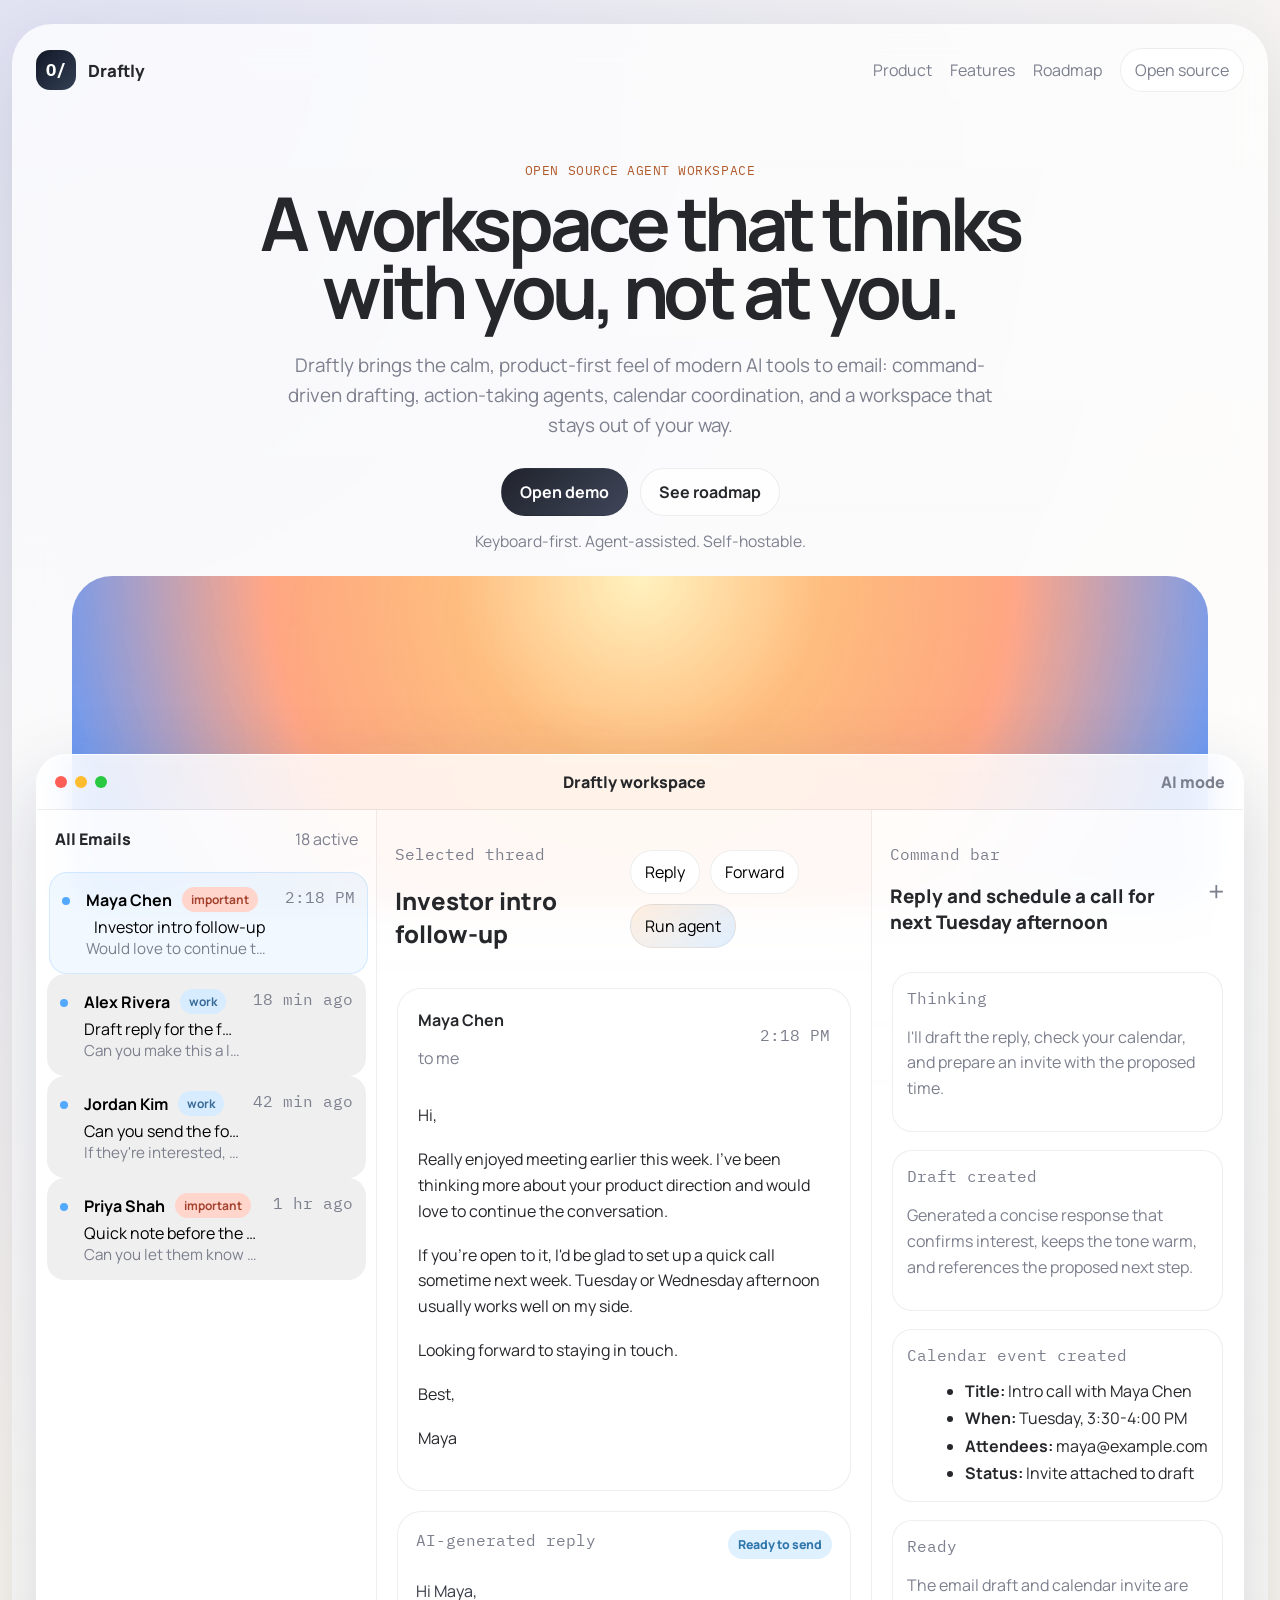
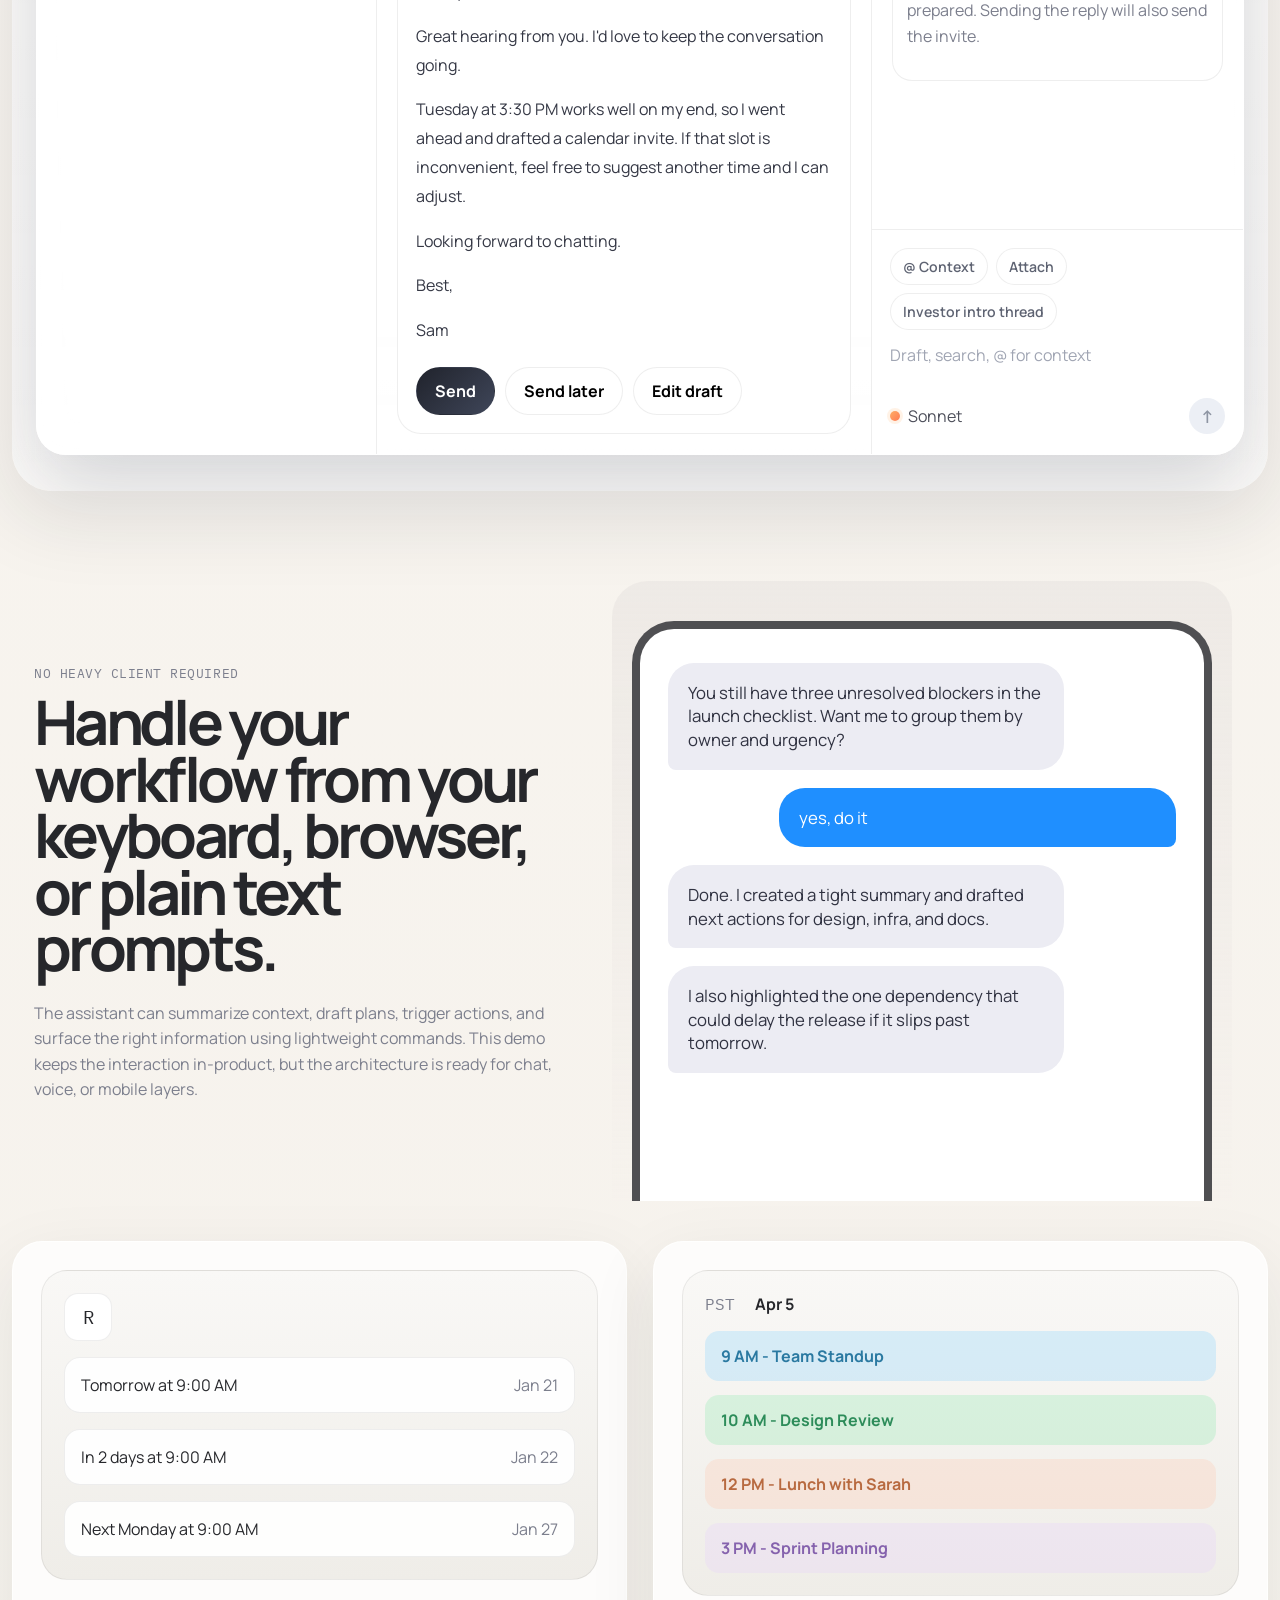
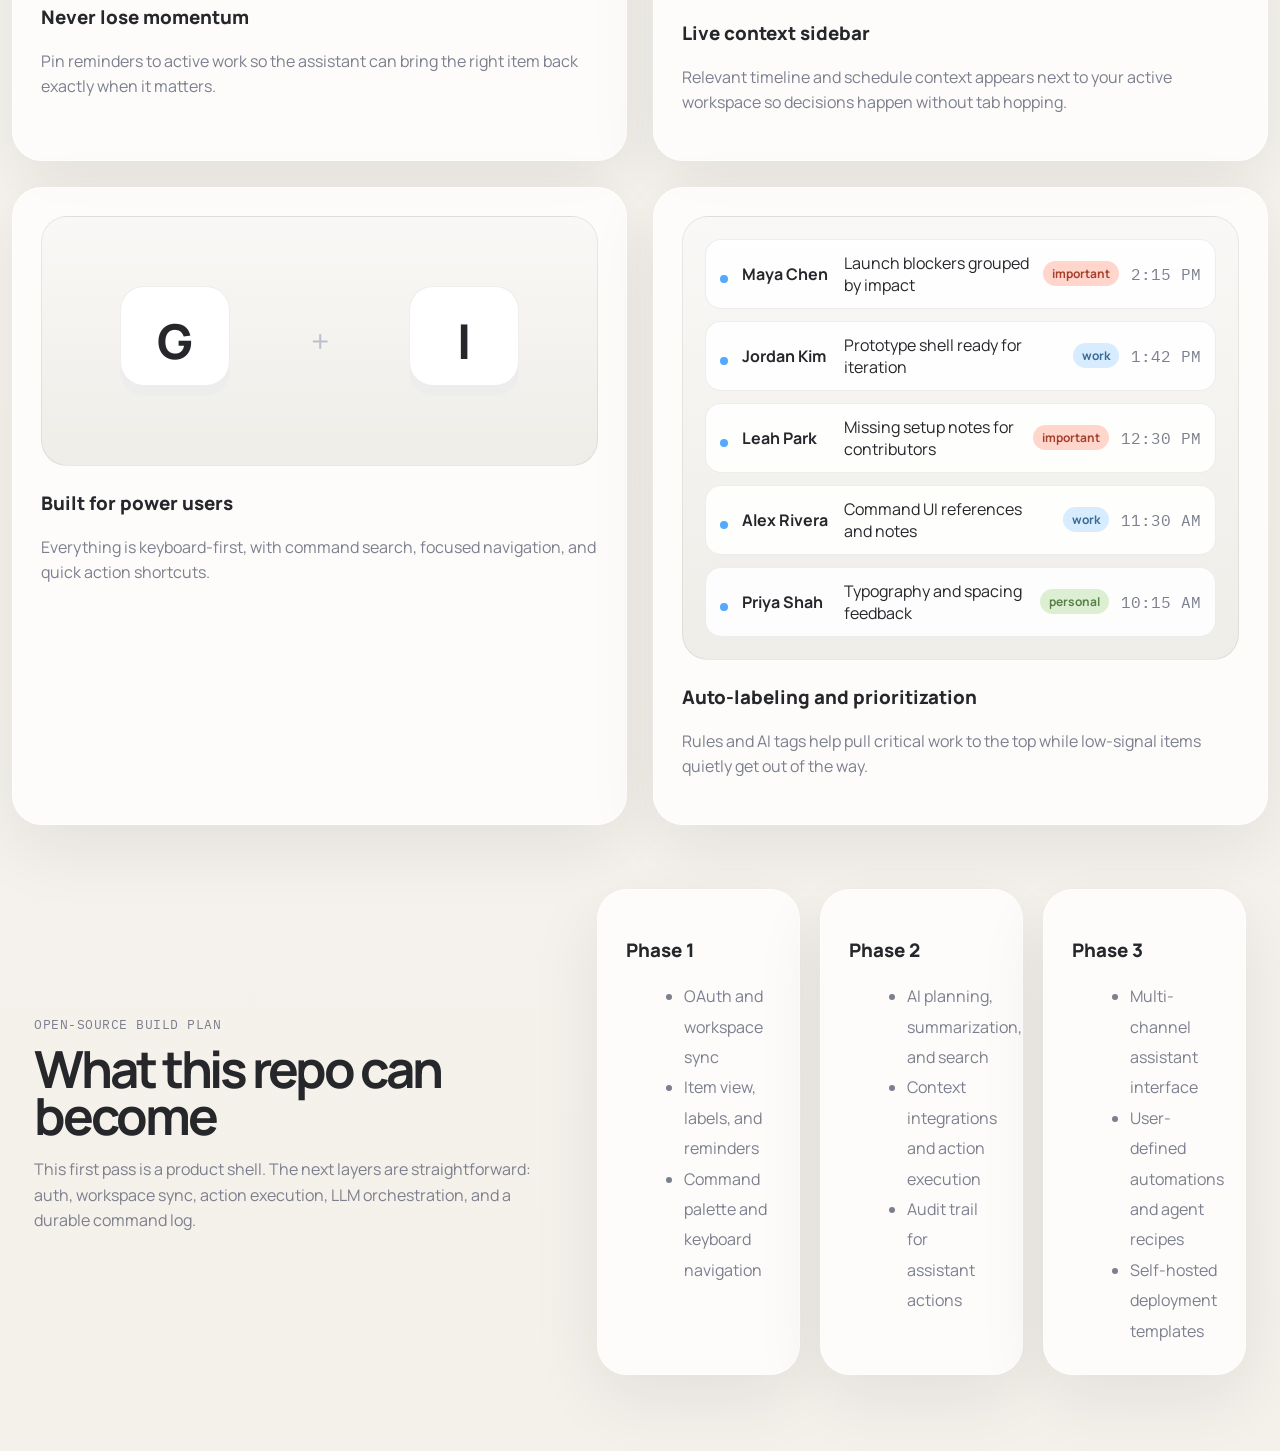
<file: draftly/index.html>
<!DOCTYPE html>
<html lang="en">
<head>
  <meta charset="UTF-8">
  <meta name="viewport" content="width=device-width, initial-scale=1.0">
  <title>Draftly | Open source agent workspace</title>
  <link rel="preconnect" href="https://fonts.googleapis.com">
  <link rel="preconnect" href="https://fonts.gstatic.com" crossorigin>
  <link href="https://fonts.googleapis.com/css2?family=Manrope:wght@400;500;600;700;800&family=IBM+Plex+Mono:wght@400;500&display=swap" rel="stylesheet">
  <link rel="stylesheet" href="styles.css">
</head>
<body>
  <div class="page-shell">
    <header class="hero">
      <nav class="topbar">
        <div class="brand">
          <div class="brand-mark">O/</div>
          <span>Draftly</span>
        </div>
        <div class="topbar-links">
          <a href="#product">Product</a>
          <a href="#features">Features</a>
          <a href="#roadmap">Roadmap</a>
          <a class="github-link" href="#oss">Open source</a>
        </div>
      </nav>

      <div class="hero-stack" id="product">
        <section class="hero-copy">
          <p class="eyebrow">Open source agent workspace</p>
          <h1>A workspace that thinks with you, not at you.</h1>
          <p class="hero-text">
            Draftly brings the calm, product-first feel of modern AI tools to email:
            command-driven drafting, action-taking agents, calendar coordination, and a workspace that stays out of your way.
          </p>
          <div class="hero-actions">
            <a class="button button-primary" href="#demo">Open demo</a>
            <a class="button button-secondary" href="#roadmap">See roadmap</a>
          </div>
          <p class="hero-caption">Keyboard-first. Agent-assisted. Self-hostable.</p>
        </section>

        <section class="hero-visual" id="demo">
          <div class="sunburst"></div>
          <div class="window mock-window">
            <div class="window-bar">
              <div class="window-dots">
                <span class="dot dot-red"></span>
                <span class="dot dot-yellow"></span>
                <span class="dot dot-green"></span>
              </div>
              <div class="window-title">Draftly workspace</div>
              <div class="window-status">AI mode</div>
            </div>

            <div class="product-grid">
              <aside class="inbox-list">
                <div class="list-header">
                  <span>All Emails</span>
                  <span class="muted">18 active</span>
                </div>
                <div class="message-list" id="message-list"></div>
              </aside>

              <main class="thread-panel">
                <div class="thread-header">
                  <div>
                    <p class="muted mono">Selected thread</p>
                    <h2 id="thread-subject">Investor intro follow-up</h2>
                  </div>
                  <div class="thread-actions">
                    <button class="chip">Reply</button>
                    <button class="chip">Forward</button>
                    <button class="chip chip-accent">Run agent</button>
                  </div>
                </div>

                <article class="thread-card">
                  <div class="thread-meta">
                    <div>
                      <strong id="thread-sender">Maya Chen</strong>
                      <p class="muted" id="thread-from">to me</p>
                    </div>
                    <p class="muted mono" id="thread-time">Thu, Apr 4, 2:18 PM</p>
                  </div>
                  <div class="thread-body" id="thread-body"></div>
                </article>

                <section class="composer">
                  <div class="composer-top">
                    <span class="muted mono">AI-generated reply</span>
                    <span class="pill pill-blue">Ready to send</span>
                  </div>
                  <div class="composer-body" id="draft-body"></div>
                  <div class="composer-actions">
                    <button class="button button-primary">Send</button>
                    <button class="button button-secondary">Send later</button>
                    <button class="button button-secondary">Edit draft</button>
                  </div>
                </section>
              </main>

              <aside class="assistant-panel">
                <div class="assistant-header">
                  <div>
                    <p class="muted mono">Command bar</p>
                    <h3>Reply and schedule a call for next Tuesday afternoon</h3>
                  </div>
                  <span class="assistant-plus">+</span>
                </div>

                <div class="assistant-log">
                  <div class="assistant-step">
                    <span class="muted mono">Thinking</span>
                    <p>I'll draft the reply, check your calendar, and prepare an invite with the proposed time.</p>
                  </div>
                  <div class="assistant-step">
                    <span class="muted mono">Draft created</span>
                    <p>Generated a concise response that confirms interest, keeps the tone warm, and references the proposed next step.</p>
                  </div>
                  <div class="assistant-step">
                    <span class="muted mono">Calendar event created</span>
                    <ul class="assistant-list">
                      <li><strong>Title:</strong> Intro call with Maya Chen</li>
                      <li><strong>When:</strong> Tuesday, 3:30-4:00 PM</li>
                      <li><strong>Attendees:</strong> maya@example.com</li>
                      <li><strong>Status:</strong> Invite attached to draft</li>
                    </ul>
                  </div>
                  <div class="assistant-step">
                    <span class="muted mono">Ready</span>
                    <p>The email draft and calendar invite are prepared. Sending the reply will also send the invite.</p>
                  </div>
                </div>

                <div class="assistant-dock">
                  <div class="assistant-chips">
                    <span class="dock-chip">@ Context</span>
                    <span class="dock-chip">Attach</span>
                    <span class="dock-chip">Investor intro thread</span>
                  </div>
                  <div class="assistant-prompt">Draft, search, @ for context</div>
                  <div class="assistant-dock-footer">
                    <div class="assistant-model">
                      <span class="assistant-model-dot"></span>
                      <span>Sonnet</span>
                    </div>
                    <button class="assistant-send" type="button" aria-label="Run command">↑</button>
                  </div>
                </div>
              </aside>
            </div>
          </div>
        </section>
      </div>
    </header>

    <section class="sms-section">
      <div class="sms-copy">
        <p class="eyebrow">No heavy client required</p>
          <h2>Handle your workflow from your keyboard, browser, or plain text prompts.</h2>
          <p>
            The assistant can summarize context, draft plans, trigger actions,
            and surface the right information using lightweight commands. This demo keeps the
            interaction in-product, but the architecture is ready for chat, voice, or mobile layers.
          </p>
      </div>
      <div class="phone-frame">
        <div class="phone-screen">
          <div class="bubble bubble-left">You still have three unresolved blockers in the launch checklist. Want me to group them by owner and urgency?</div>
          <div class="bubble bubble-right">yes, do it</div>
          <div class="bubble bubble-left">Done. I created a tight summary and drafted next actions for design, infra, and docs.</div>
          <div class="bubble bubble-left">I also highlighted the one dependency that could delay the release if it slips past tomorrow.</div>
        </div>
      </div>
    </section>

    <section class="feature-grid" id="features">
      <article class="feature-card">
        <div class="feature-visual reminder-visual">
          <div class="mini-search">R</div>
          <div class="reminder-row">
            <span>Tomorrow at 9:00 AM</span>
            <span class="muted">Jan 21</span>
          </div>
          <div class="reminder-row">
            <span>In 2 days at 9:00 AM</span>
            <span class="muted">Jan 22</span>
          </div>
          <div class="reminder-row">
            <span>Next Monday at 9:00 AM</span>
            <span class="muted">Jan 27</span>
          </div>
        </div>
        <h3>Never lose momentum</h3>
        <p>Pin reminders to active work so the assistant can bring the right item back exactly when it matters.</p>
      </article>

      <article class="feature-card">
        <div class="feature-visual calendar-visual">
          <div class="calendar-top">
            <span class="muted mono">PST</span>
            <strong>Apr 5</strong>
          </div>
          <div class="calendar-event blue">9 AM - Team Standup</div>
          <div class="calendar-event green">10 AM - Design Review</div>
          <div class="calendar-event peach">12 PM - Lunch with Sarah</div>
          <div class="calendar-event lilac">3 PM - Sprint Planning</div>
        </div>
        <h3>Live context sidebar</h3>
        <p>Relevant timeline and schedule context appears next to your active workspace so decisions happen without tab hopping.</p>
      </article>

      <article class="feature-card">
        <div class="feature-visual shortcut-visual">
          <div class="keycap">G</div>
          <div class="shortcut-plus">+</div>
          <div class="keycap">I</div>
        </div>
        <h3>Built for power users</h3>
        <p>Everything is keyboard-first, with command search, focused navigation, and quick action shortcuts.</p>
      </article>

      <article class="feature-card">
        <div class="feature-visual labels-visual" id="label-preview"></div>
        <h3>Auto-labeling and prioritization</h3>
        <p>Rules and AI tags help pull critical work to the top while low-signal items quietly get out of the way.</p>
      </article>
    </section>

    <section class="roadmap" id="roadmap">
      <div class="roadmap-copy">
        <p class="eyebrow">Open-source build plan</p>
        <h2>What this repo can become</h2>
        <p>
          This first pass is a product shell. The next layers are straightforward:
          auth, workspace sync, action execution, LLM orchestration, and a durable command log.
        </p>
      </div>
      <div class="roadmap-columns">
        <div class="roadmap-card">
          <h3>Phase 1</h3>
          <ul>
            <li>OAuth and workspace sync</li>
            <li>Item view, labels, and reminders</li>
            <li>Command palette and keyboard navigation</li>
          </ul>
        </div>
        <div class="roadmap-card">
          <h3>Phase 2</h3>
          <ul>
            <li>AI planning, summarization, and search</li>
            <li>Context integrations and action execution</li>
            <li>Audit trail for assistant actions</li>
          </ul>
        </div>
        <div class="roadmap-card" id="oss">
          <h3>Phase 3</h3>
          <ul>
            <li>Multi-channel assistant interface</li>
            <li>User-defined automations and agent recipes</li>
            <li>Self-hosted deployment templates</li>
          </ul>
        </div>
      </div>
    </section>
  </div>

  <script src="app.js"></script>
</body>
</html>
</file>
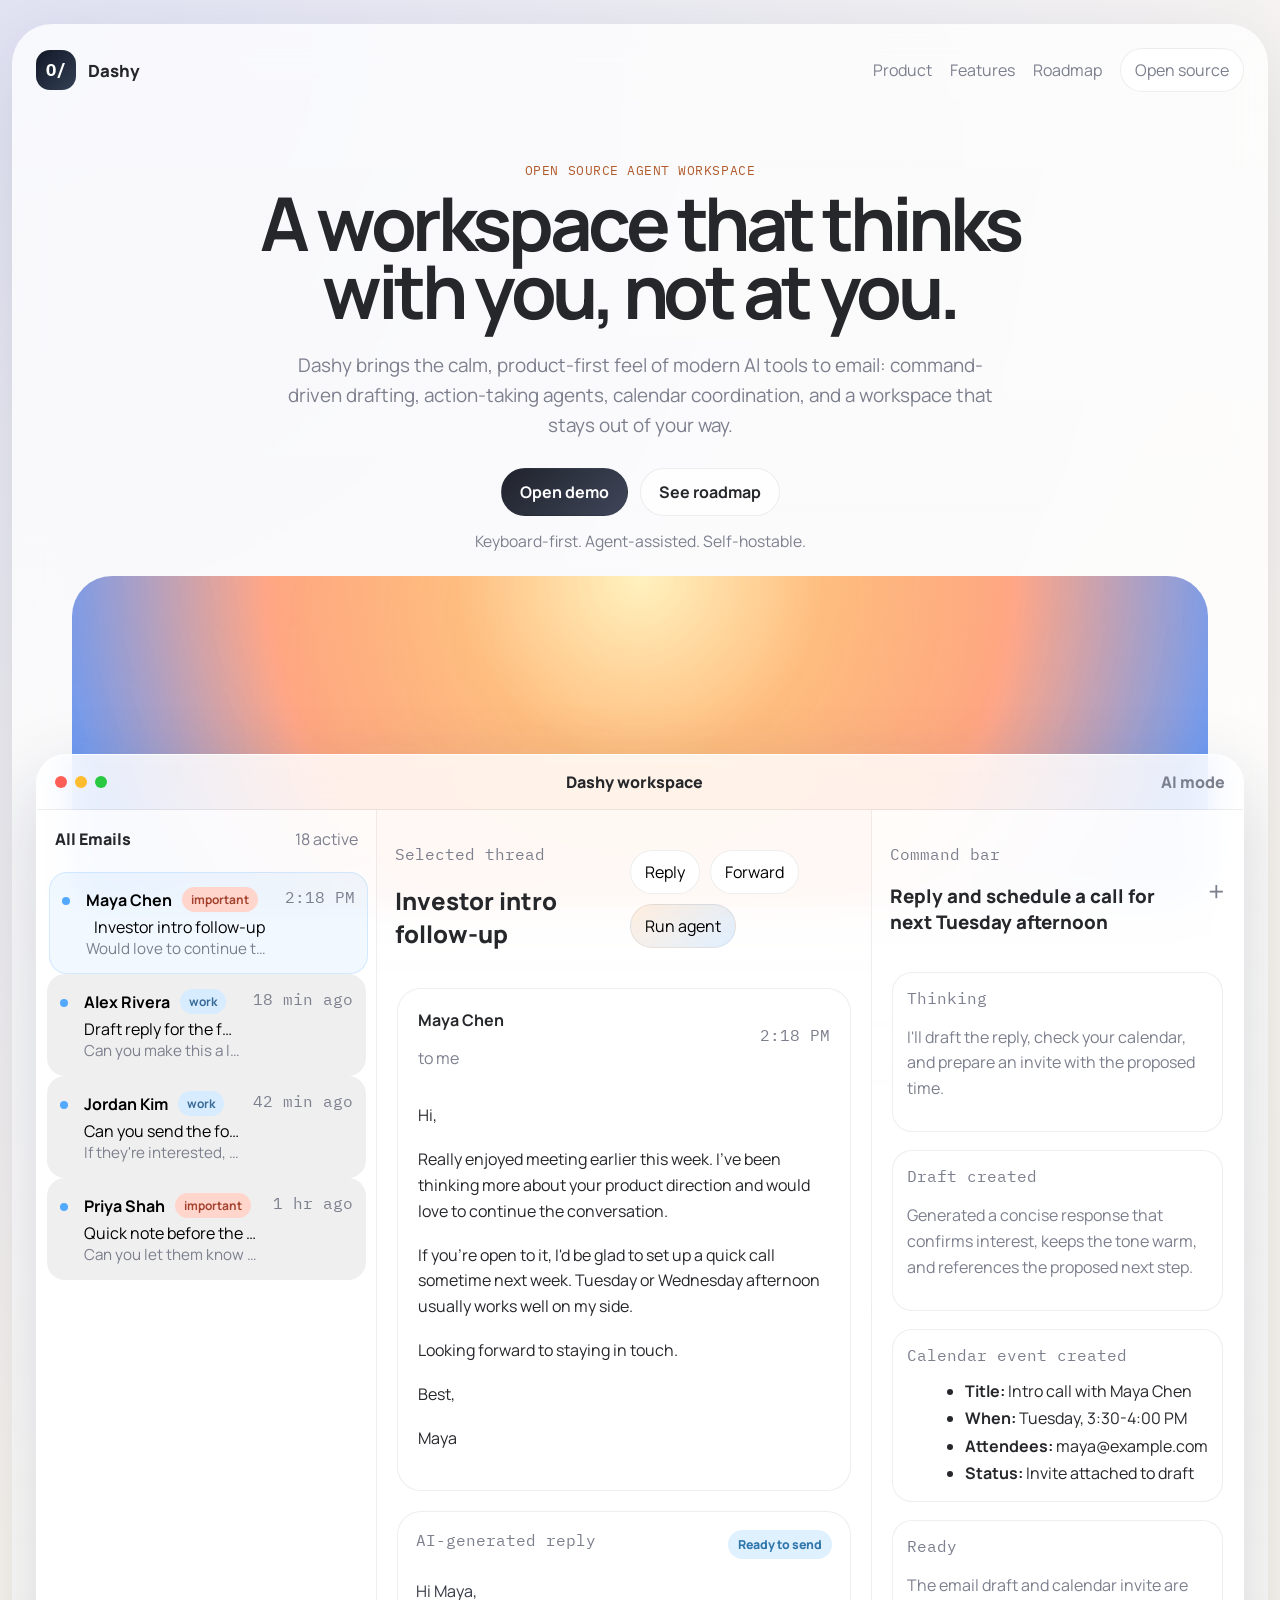
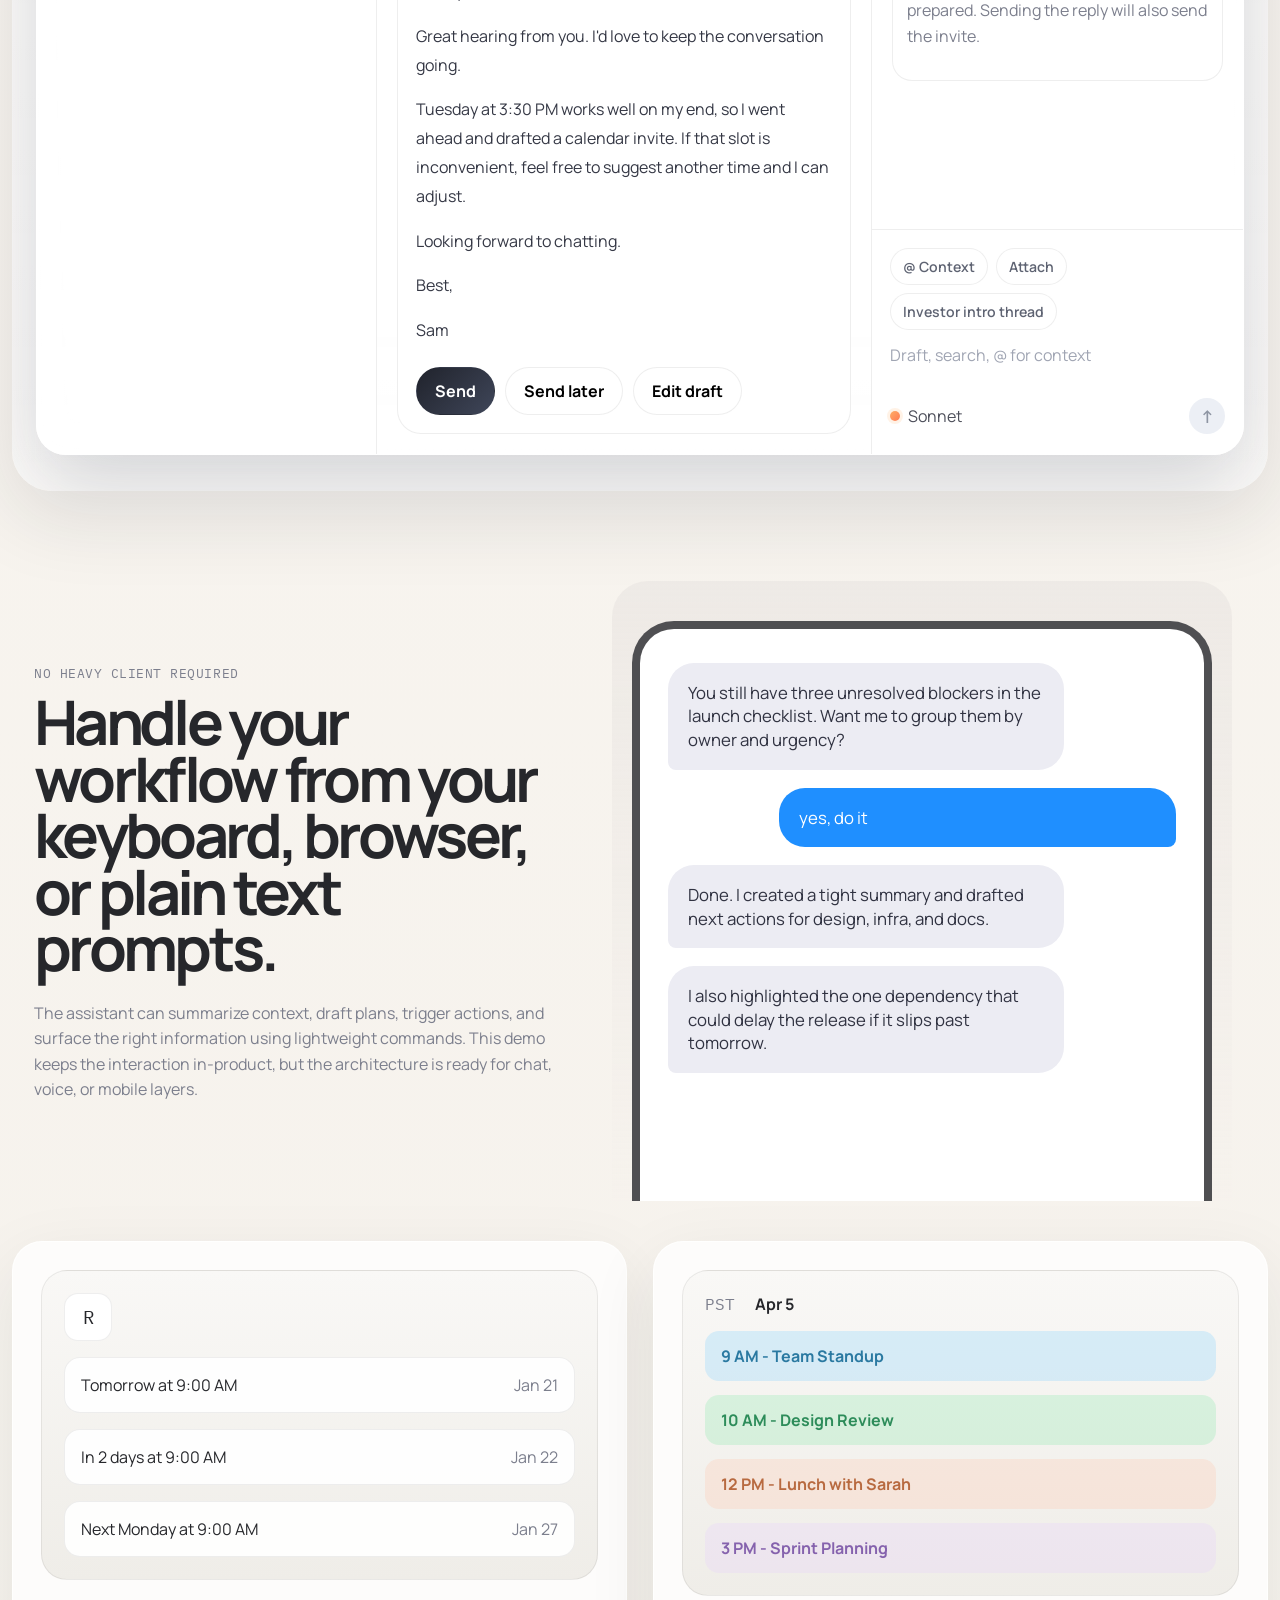
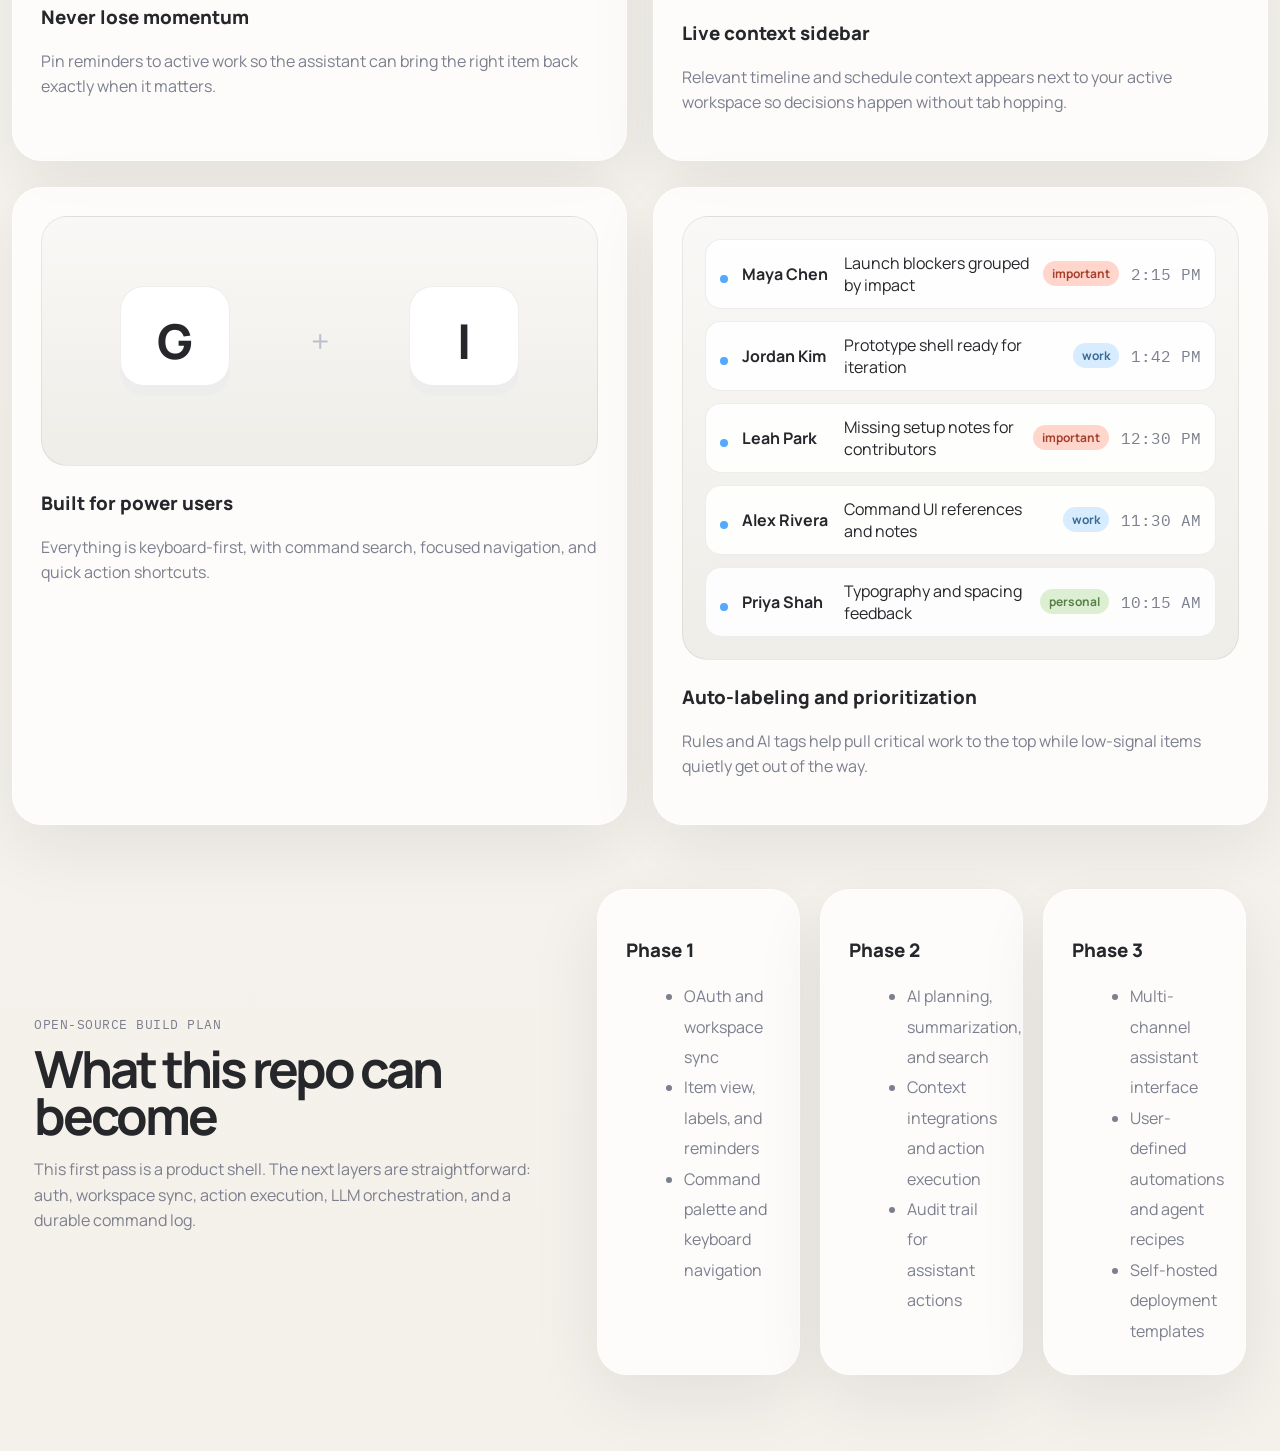
<file: assets/dashy/index.html>
<!DOCTYPE html>
<html lang="en">
<head>
  <meta charset="UTF-8">
  <meta name="viewport" content="width=device-width, initial-scale=1.0">
  <title>Dashy | Open source agent workspace</title>
  <link rel="preconnect" href="https://fonts.googleapis.com">
  <link rel="preconnect" href="https://fonts.gstatic.com" crossorigin>
  <link href="https://fonts.googleapis.com/css2?family=Manrope:wght@400;500;600;700;800&family=IBM+Plex+Mono:wght@400;500&display=swap" rel="stylesheet">
  <link rel="stylesheet" href="styles.css">
</head>
<body>
  <div class="page-shell">
    <header class="hero">
      <nav class="topbar">
        <div class="brand">
          <div class="brand-mark">O/</div>
          <span>Dashy</span>
        </div>
        <div class="topbar-links">
          <a href="#product">Product</a>
          <a href="#features">Features</a>
          <a href="#roadmap">Roadmap</a>
          <a class="github-link" href="#oss">Open source</a>
        </div>
      </nav>

      <div class="hero-stack" id="product">
        <section class="hero-copy">
          <p class="eyebrow">Open source agent workspace</p>
          <h1>A workspace that thinks with you, not at you.</h1>
          <p class="hero-text">
            Dashy brings the calm, product-first feel of modern AI tools to email:
            command-driven drafting, action-taking agents, calendar coordination, and a workspace that stays out of your way.
          </p>
          <div class="hero-actions">
            <a class="button button-primary" href="#demo">Open demo</a>
            <a class="button button-secondary" href="#roadmap">See roadmap</a>
          </div>
          <p class="hero-caption">Keyboard-first. Agent-assisted. Self-hostable.</p>
        </section>

        <section class="hero-visual" id="demo">
          <div class="sunburst"></div>
          <div class="window mock-window">
            <div class="window-bar">
              <div class="window-dots">
                <span class="dot dot-red"></span>
                <span class="dot dot-yellow"></span>
                <span class="dot dot-green"></span>
              </div>
              <div class="window-title">Dashy workspace</div>
              <div class="window-status">AI mode</div>
            </div>

            <div class="product-grid">
              <aside class="inbox-list">
                <div class="list-header">
                  <span>All Emails</span>
                  <span class="muted">18 active</span>
                </div>
                <div class="message-list" id="message-list"></div>
              </aside>

              <main class="thread-panel">
                <div class="thread-header">
                  <div>
                    <p class="muted mono">Selected thread</p>
                    <h2 id="thread-subject">Investor intro follow-up</h2>
                  </div>
                  <div class="thread-actions">
                    <button class="chip">Reply</button>
                    <button class="chip">Forward</button>
                    <button class="chip chip-accent">Run agent</button>
                  </div>
                </div>

                <article class="thread-card">
                  <div class="thread-meta">
                    <div>
                      <strong id="thread-sender">Maya Chen</strong>
                      <p class="muted" id="thread-from">to me</p>
                    </div>
                    <p class="muted mono" id="thread-time">Thu, Apr 4, 2:18 PM</p>
                  </div>
                  <div class="thread-body" id="thread-body"></div>
                </article>

                <section class="composer">
                  <div class="composer-top">
                    <span class="muted mono">AI-generated reply</span>
                    <span class="pill pill-blue">Ready to send</span>
                  </div>
                  <div class="composer-body" id="draft-body"></div>
                  <div class="composer-actions">
                    <button class="button button-primary">Send</button>
                    <button class="button button-secondary">Send later</button>
                    <button class="button button-secondary">Edit draft</button>
                  </div>
                </section>
              </main>

              <aside class="assistant-panel">
                <div class="assistant-header">
                  <div>
                    <p class="muted mono">Command bar</p>
                    <h3>Reply and schedule a call for next Tuesday afternoon</h3>
                  </div>
                  <span class="assistant-plus">+</span>
                </div>

                <div class="assistant-log">
                  <div class="assistant-step">
                    <span class="muted mono">Thinking</span>
                    <p>I'll draft the reply, check your calendar, and prepare an invite with the proposed time.</p>
                  </div>
                  <div class="assistant-step">
                    <span class="muted mono">Draft created</span>
                    <p>Generated a concise response that confirms interest, keeps the tone warm, and references the proposed next step.</p>
                  </div>
                  <div class="assistant-step">
                    <span class="muted mono">Calendar event created</span>
                    <ul class="assistant-list">
                      <li><strong>Title:</strong> Intro call with Maya Chen</li>
                      <li><strong>When:</strong> Tuesday, 3:30-4:00 PM</li>
                      <li><strong>Attendees:</strong> maya@example.com</li>
                      <li><strong>Status:</strong> Invite attached to draft</li>
                    </ul>
                  </div>
                  <div class="assistant-step">
                    <span class="muted mono">Ready</span>
                    <p>The email draft and calendar invite are prepared. Sending the reply will also send the invite.</p>
                  </div>
                </div>

                <div class="assistant-dock">
                  <div class="assistant-chips">
                    <span class="dock-chip">@ Context</span>
                    <span class="dock-chip">Attach</span>
                    <span class="dock-chip">Investor intro thread</span>
                  </div>
                  <div class="assistant-prompt">Draft, search, @ for context</div>
                  <div class="assistant-dock-footer">
                    <div class="assistant-model">
                      <span class="assistant-model-dot"></span>
                      <span>Sonnet</span>
                    </div>
                    <button class="assistant-send" type="button" aria-label="Run command">↑</button>
                  </div>
                </div>
              </aside>
            </div>
          </div>
        </section>
      </div>
    </header>

    <section class="sms-section">
      <div class="sms-copy">
        <p class="eyebrow">No heavy client required</p>
          <h2>Handle your workflow from your keyboard, browser, or plain text prompts.</h2>
          <p>
            The assistant can summarize context, draft plans, trigger actions,
            and surface the right information using lightweight commands. This demo keeps the
            interaction in-product, but the architecture is ready for chat, voice, or mobile layers.
          </p>
      </div>
      <div class="phone-frame">
        <div class="phone-screen">
          <div class="bubble bubble-left">You still have three unresolved blockers in the launch checklist. Want me to group them by owner and urgency?</div>
          <div class="bubble bubble-right">yes, do it</div>
          <div class="bubble bubble-left">Done. I created a tight summary and drafted next actions for design, infra, and docs.</div>
          <div class="bubble bubble-left">I also highlighted the one dependency that could delay the release if it slips past tomorrow.</div>
        </div>
      </div>
    </section>

    <section class="feature-grid" id="features">
      <article class="feature-card">
        <div class="feature-visual reminder-visual">
          <div class="mini-search">R</div>
          <div class="reminder-row">
            <span>Tomorrow at 9:00 AM</span>
            <span class="muted">Jan 21</span>
          </div>
          <div class="reminder-row">
            <span>In 2 days at 9:00 AM</span>
            <span class="muted">Jan 22</span>
          </div>
          <div class="reminder-row">
            <span>Next Monday at 9:00 AM</span>
            <span class="muted">Jan 27</span>
          </div>
        </div>
        <h3>Never lose momentum</h3>
        <p>Pin reminders to active work so the assistant can bring the right item back exactly when it matters.</p>
      </article>

      <article class="feature-card">
        <div class="feature-visual calendar-visual">
          <div class="calendar-top">
            <span class="muted mono">PST</span>
            <strong>Apr 5</strong>
          </div>
          <div class="calendar-event blue">9 AM - Team Standup</div>
          <div class="calendar-event green">10 AM - Design Review</div>
          <div class="calendar-event peach">12 PM - Lunch with Sarah</div>
          <div class="calendar-event lilac">3 PM - Sprint Planning</div>
        </div>
        <h3>Live context sidebar</h3>
        <p>Relevant timeline and schedule context appears next to your active workspace so decisions happen without tab hopping.</p>
      </article>

      <article class="feature-card">
        <div class="feature-visual shortcut-visual">
          <div class="keycap">G</div>
          <div class="shortcut-plus">+</div>
          <div class="keycap">I</div>
        </div>
        <h3>Built for power users</h3>
        <p>Everything is keyboard-first, with command search, focused navigation, and quick action shortcuts.</p>
      </article>

      <article class="feature-card">
        <div class="feature-visual labels-visual" id="label-preview"></div>
        <h3>Auto-labeling and prioritization</h3>
        <p>Rules and AI tags help pull critical work to the top while low-signal items quietly get out of the way.</p>
      </article>
    </section>

    <section class="roadmap" id="roadmap">
      <div class="roadmap-copy">
        <p class="eyebrow">Open-source build plan</p>
        <h2>What this repo can become</h2>
        <p>
          This first pass is a product shell. The next layers are straightforward:
          auth, workspace sync, action execution, LLM orchestration, and a durable command log.
        </p>
      </div>
      <div class="roadmap-columns">
        <div class="roadmap-card">
          <h3>Phase 1</h3>
          <ul>
            <li>OAuth and workspace sync</li>
            <li>Item view, labels, and reminders</li>
            <li>Command palette and keyboard navigation</li>
          </ul>
        </div>
        <div class="roadmap-card">
          <h3>Phase 2</h3>
          <ul>
            <li>AI planning, summarization, and search</li>
            <li>Context integrations and action execution</li>
            <li>Audit trail for assistant actions</li>
          </ul>
        </div>
        <div class="roadmap-card" id="oss">
          <h3>Phase 3</h3>
          <ul>
            <li>Multi-channel assistant interface</li>
            <li>User-defined automations and agent recipes</li>
            <li>Self-hosted deployment templates</li>
          </ul>
        </div>
      </div>
    </section>
  </div>

  <script src="app.js"></script>
</body>
</html>
</file>
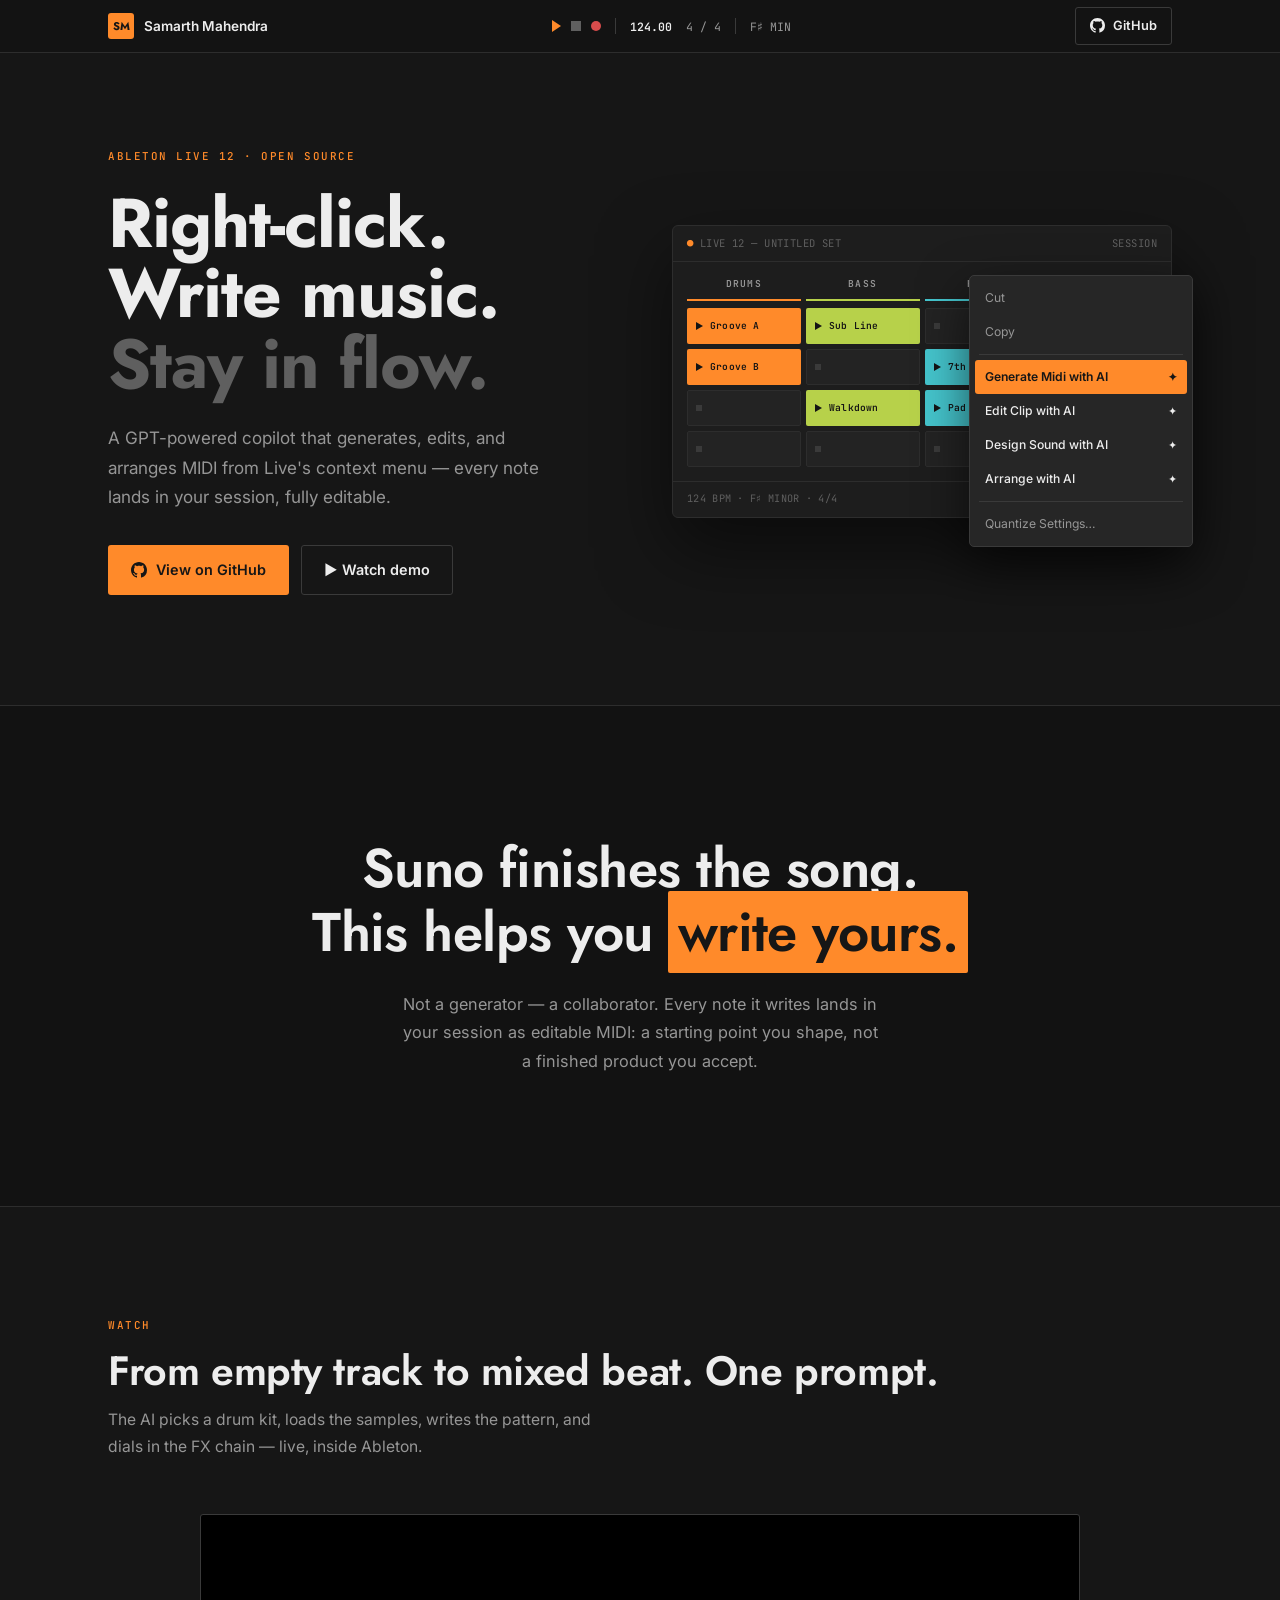
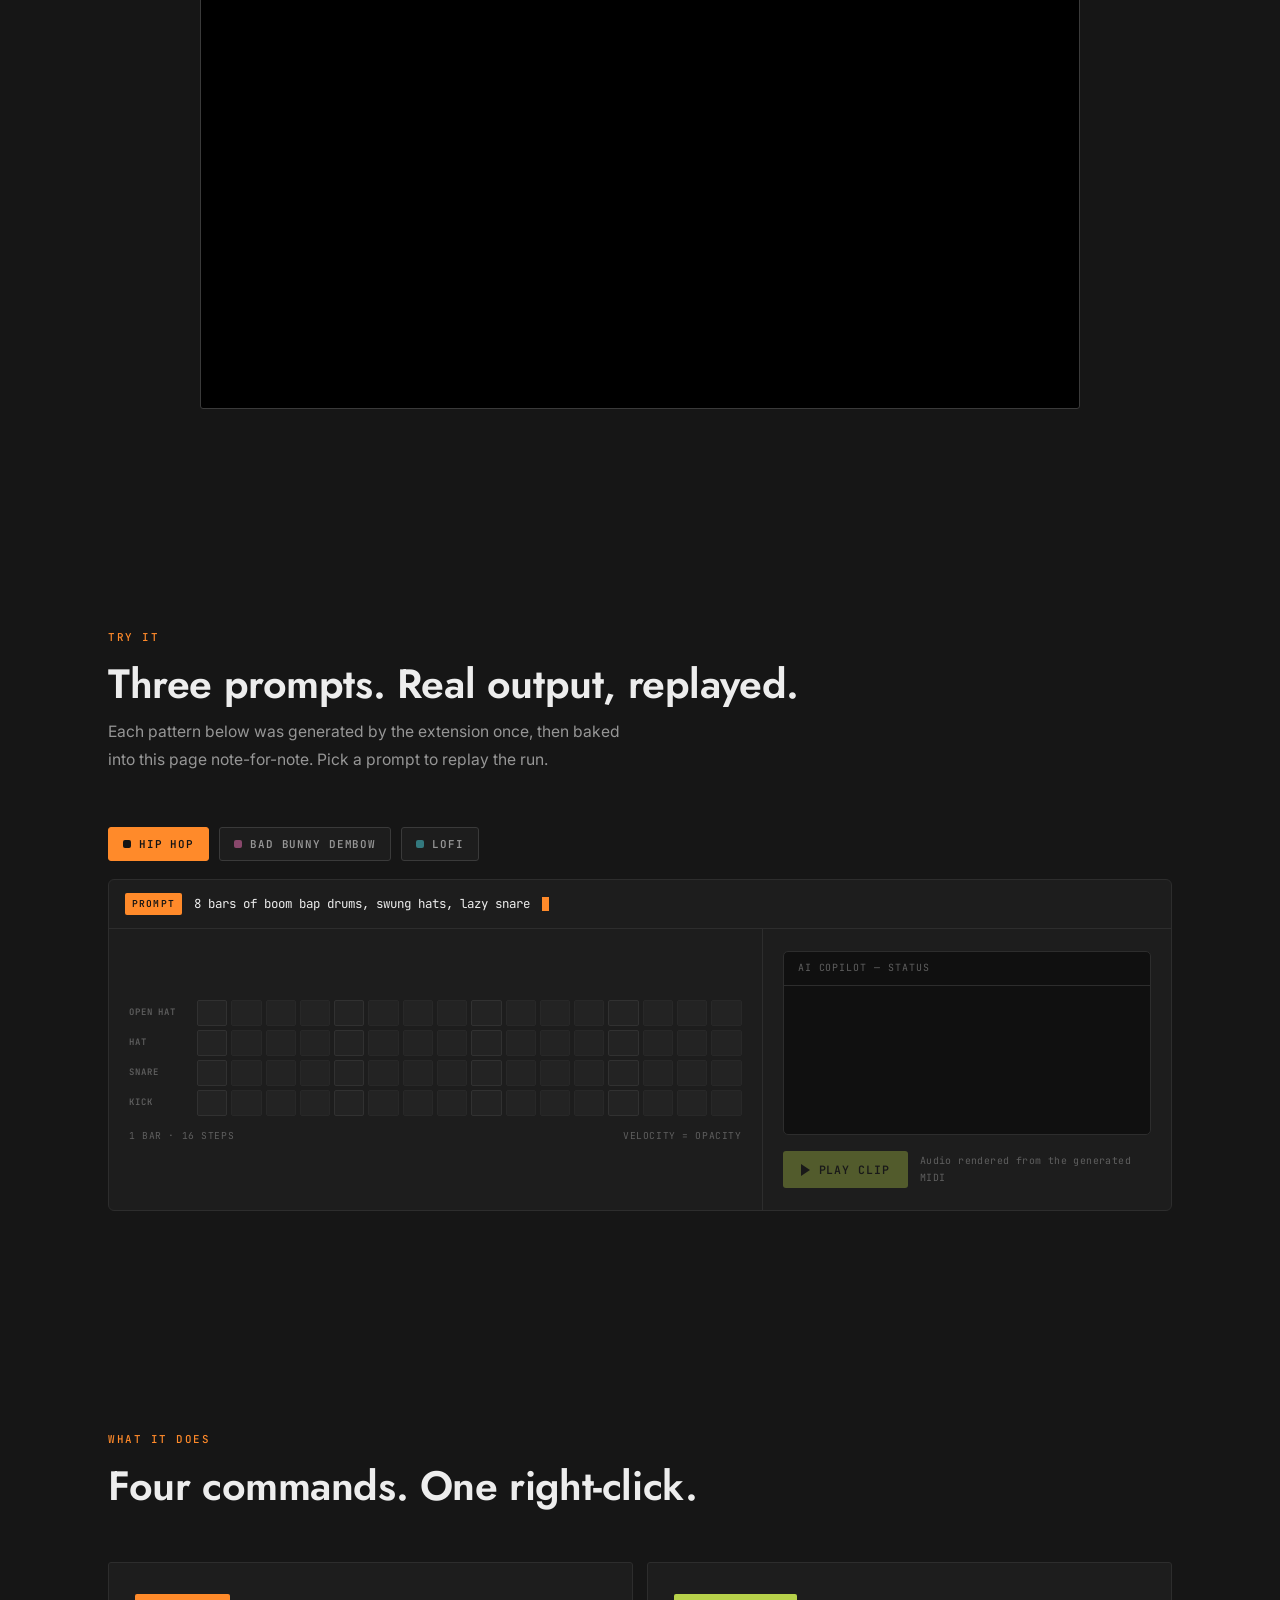
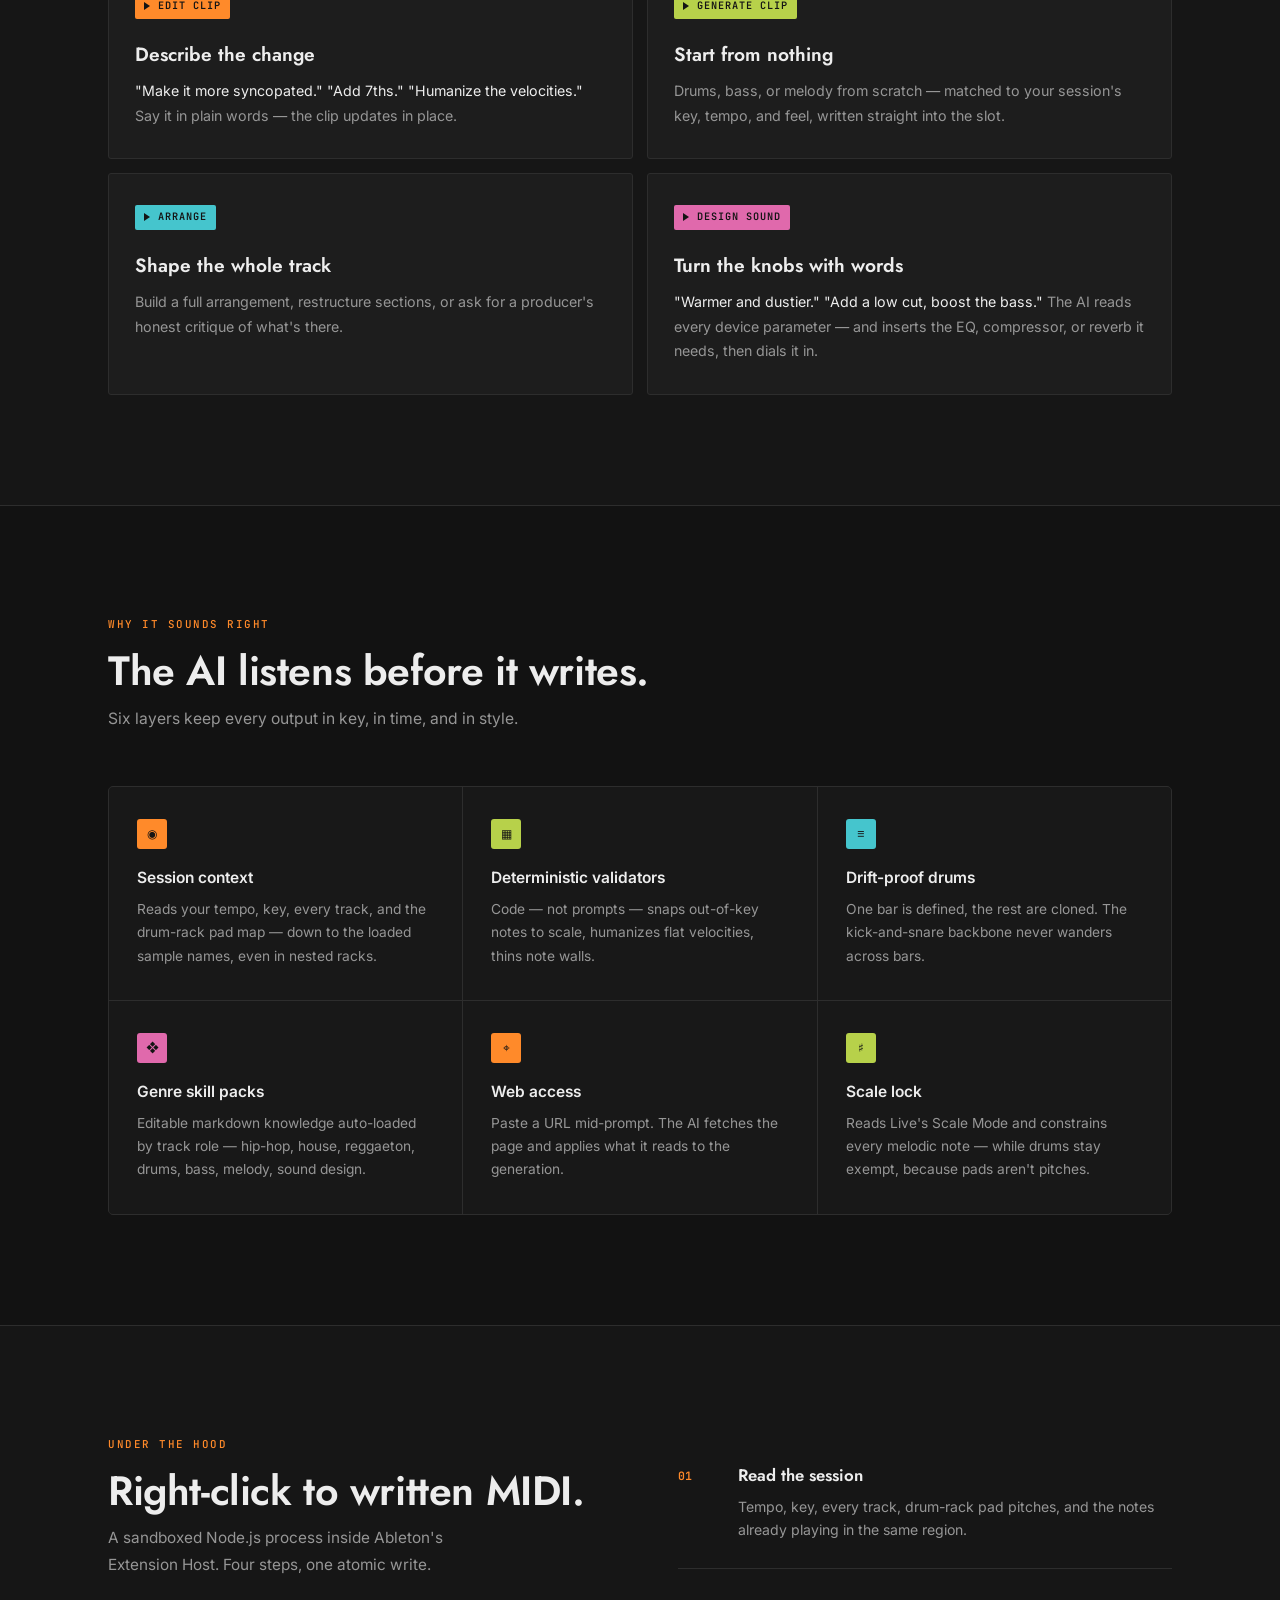
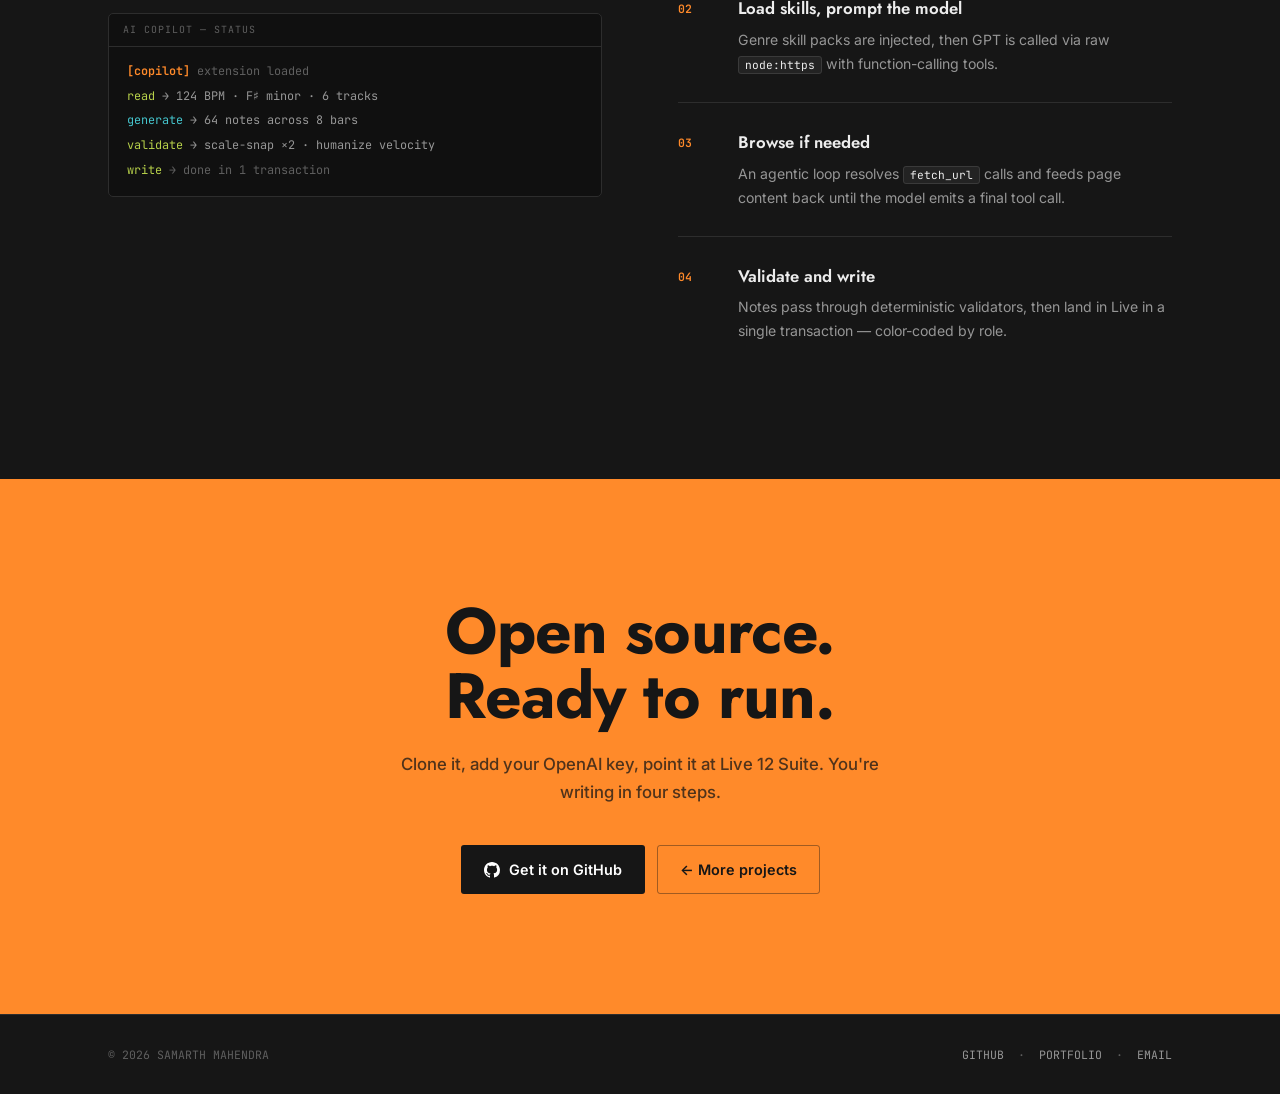
<file: ableton-ai-extention.html>
<!DOCTYPE html>
<html lang="en">
<head>
    <meta charset="UTF-8">
    <meta name="viewport" content="width=device-width, initial-scale=1.0">
    <meta name="description" content="AI Copilot for Ableton Live — GPT-powered MIDI generation inside Ableton's right-click menu. By Samarth Mahendra.">
    <meta name="author" content="Samarth Mahendra">
    <title>AI Copilot for Ableton Live — Samarth Mahendra</title>
    <link rel="canonical" href="https://samarthmahendra.com/ableton-ai-extention.html">
    <meta property="og:title" content="AI Copilot for Ableton Live">
    <meta property="og:site_name" content="Samarth Mahendra">
    <link rel="icon" type="image/png" href="/favicon.png">
    <link rel="preconnect" href="https://fonts.googleapis.com">
    <link rel="preconnect" href="https://fonts.gstatic.com" crossorigin>
    <link href="https://fonts.googleapis.com/css2?family=Jost:wght@500;600;700&family=Inter:wght@400;500;600&family=JetBrains+Mono:wght@400;500;600&display=swap" rel="stylesheet">

    <style>
        /* ───────────────────────────────────────────────
           Visual language borrowed from Live itself:
           flat charcoal panels, clip-slot colors, square
           corners, mono data labels, one orange accent.
           ─────────────────────────────────────────────── */
        :root {
            --bg:      #161616;   /* Live dark-theme canvas   */
            --panel:   #1d1d1d;   /* raised panel             */
            --panel-2: #232323;   /* hover / inset            */
            --line:    #2d2d2d;   /* hairline borders         */
            --line-2:  #3a3a3a;
            --text:    #ededed;
            --muted:   #969696;
            --faint:   #5f5f5f;

            /* clip palette */
            --orange:  #FF8A2A;   /* primary accent — drums   */
            --lime:    #B7D14A;   /* bass                     */
            --cyan:    #45C5CD;   /* keys                     */
            --pink:    #E069AC;   /* lead                     */

            --r: 3px;             /* Live-style tight radius  */

            --display: "Jost", "Futura", sans-serif;
            --body:    "Inter", -apple-system, BlinkMacSystemFont, "Segoe UI", sans-serif;
            --mono:    "JetBrains Mono", ui-monospace, "SF Mono", monospace;
        }

        *, *::before, *::after { margin:0; padding:0; box-sizing:border-box; }
        html { scroll-behavior:smooth; }
        body {
            font-family:var(--body); font-size:16px; line-height:1.65;
            background:var(--bg); color:var(--text);
            -webkit-font-smoothing:antialiased; overflow-x:hidden;
        }
        a { color:inherit; text-decoration:none; }
        ::selection { background:var(--orange); color:#161616; }

        :focus-visible {
            outline:2px solid var(--orange);
            outline-offset:2px;
            border-radius:var(--r);
        }

        .wrap      { max-width:1120px; margin:0 auto; padding:0 28px; }

        /* ── mono utility label */
        .tag {
            font-family:var(--mono); font-size:.68rem; font-weight:500;
            letter-spacing:.14em; text-transform:uppercase; color:var(--orange);
        }

        /* ════════════════════════════════════════════════
           NAV — styled as Live's transport bar
           ════════════════════════════════════════════════ */
        nav {
            position:fixed; top:0; width:100%; z-index:1000;
            background:rgba(20,20,20,.92); backdrop-filter:blur(14px);
            border-bottom:1px solid var(--line);
        }
        .nav-inner {
            max-width:1120px; margin:0 auto; padding:0 28px;
            height:52px; display:flex; align-items:center; justify-content:space-between; gap:16px;
        }
        .brand { display:flex; align-items:center; gap:10px; font-size:.85rem; font-weight:600; transition:color .2s; }
        .brand:hover { color:#fff; }
        .brand-mark {
            width:26px; height:26px; border-radius:var(--r);
            background:var(--orange); color:#161616;
            display:grid; place-items:center;
            font-family:var(--display); font-weight:700; font-size:.7rem;
        }
        .transport {
            display:flex; align-items:center; gap:14px;
            font-family:var(--mono); font-size:.72rem; color:var(--muted);
        }
        .transport .t-icons { display:flex; align-items:center; gap:10px; }
        .t-play {
            width:0; height:0;
            border-left:9px solid var(--orange);
            border-top:6px solid transparent; border-bottom:6px solid transparent;
        }
        .t-stop { width:10px; height:10px; background:var(--faint); }
        .t-rec  { width:10px; height:10px; border-radius:50%; background:#d94c4c; }
        .t-bpm  { color:var(--text); font-weight:600; }
        .t-div  { width:1px; height:16px; background:var(--line-2); }
        .gh-link {
            display:inline-flex; align-items:center; gap:8px;
            font-size:.8rem; font-weight:600;
            padding:7px 14px; border:1px solid var(--line-2); border-radius:var(--r);
            transition:border-color .2s, background .2s;
        }
        .gh-link:hover { border-color:var(--orange); background:var(--panel-2); }
        .gh-link svg { width:15px; height:15px; fill:currentColor; }

        /* ════════════════════════════════════════════════
           HERO — headline + Session View mock w/ context menu
           ════════════════════════════════════════════════ */
        .hero { padding:148px 0 110px; position:relative; }
        .hero-grid {
            display:grid; grid-template-columns:1fr 1fr;
            gap:clamp(40px, 5vw, 72px); align-items:center;
        }
        .hero-eyebrow { display:block; margin-bottom:22px; opacity:0; animation:rise .6s .1s ease forwards; }
        .hero h1 {
            font-family:var(--display);
            font-size:clamp(2.9rem, 5.4vw, 4.6rem);
            font-weight:700; line-height:1.02; letter-spacing:-.015em;
            margin-bottom:24px;
            opacity:0; animation:rise .6s .22s ease forwards;
        }
        .hero h1 .dim { color:var(--faint); }
        .hero-sub {
            font-size:1.07rem; color:var(--muted); max-width:42ch; line-height:1.7;
            margin-bottom:34px;
            opacity:0; animation:rise .6s .34s ease forwards;
        }
        .hero-cta { display:flex; gap:12px; flex-wrap:wrap; opacity:0; animation:rise .6s .46s ease forwards; }

        .btn {
            display:inline-flex; align-items:center; gap:9px;
            font-size:.9rem; font-weight:600; font-family:var(--body);
            padding:12px 22px; border-radius:var(--r);
            border:1px solid transparent; cursor:pointer;
            transition:transform .15s, background .2s, border-color .2s;
        }
        .btn:active { transform:translateY(1px); }
        .btn-solid { background:var(--orange); color:#161616; }
        .btn-solid:hover { background:#ffa050; }
        .btn-ghost { background:transparent; color:var(--text); border-color:var(--line-2); }
        .btn-ghost:hover { border-color:var(--muted); background:var(--panel); }
        .btn svg { width:16px; height:16px; fill:currentColor; }

        @keyframes rise {
            from { opacity:0; transform:translateY(18px); }
            to   { opacity:1; transform:translateY(0); }
        }

        /* ── Session View mock ── */
        .session {
            position:relative;
            background:var(--panel); border:1px solid var(--line); border-radius:6px;
            box-shadow:0 30px 70px rgba(0,0,0,.5);
            opacity:0; animation:rise .7s .5s ease forwards;
        }
        .session-bar {
            display:flex; align-items:center; justify-content:space-between;
            padding:9px 14px; border-bottom:1px solid var(--line);
            font-family:var(--mono); font-size:.66rem; color:var(--faint); letter-spacing:.04em;
        }
        .session-bar .live-dot { color:var(--orange); }
        .session-grid {
            display:grid; grid-template-columns:repeat(4, 1fr);
            gap:5px; padding:14px;
        }
        .track-head {
            font-family:var(--mono); font-size:.6rem; font-weight:600;
            letter-spacing:.12em; color:var(--muted); text-align:center;
            padding-bottom:7px; border-bottom:2px solid var(--c, var(--line-2));
            margin-bottom:2px;
        }
        .slot {
            height:36px; border-radius:2px;
            background:var(--panel-2); border:1px solid var(--line);
            position:relative;
        }
        .slot::before {            /* tiny stop square, like an empty Live slot */
            content:''; position:absolute; left:8px; top:50%;
            width:6px; height:6px; transform:translateY(-50%);
            background:var(--line-2);
        }
        .clip {
            height:36px; border-radius:2px;
            background:var(--c); color:#141414;
            display:flex; align-items:center; gap:7px; padding:0 9px;
            font-family:var(--mono); font-size:.6rem; font-weight:600; letter-spacing:.02em;
            white-space:nowrap; overflow:hidden;
            opacity:0; transform:scaleX(.6); transform-origin:left;
            animation:clipIn .4s ease forwards;
        }
        .clip::before {
            content:''; width:0; height:0; flex-shrink:0;
            border-left:7px solid #141414;
            border-top:4.5px solid transparent; border-bottom:4.5px solid transparent;
        }
        @keyframes clipIn { to { opacity:1; transform:scaleX(1); } }

        .session-foot {
            display:flex; justify-content:space-between; align-items:center;
            padding:9px 14px; border-top:1px solid var(--line);
            font-family:var(--mono); font-size:.64rem; color:var(--faint); letter-spacing:.03em;
        }
        .session-foot .gen { color:var(--lime); }
        .session-foot .gen::before {
            content:''; display:inline-block; width:6px; height:6px; border-radius:50%;
            background:var(--lime); margin-right:6px;
            animation:blink 1.1s ease-in-out infinite;
        }
        @keyframes blink { 0%,100% { opacity:1; } 50% { opacity:.25; } }

        /* ── floating context menu — the product, literally ── */
        .ctx {
            position:absolute; right:-22px; bottom:-30px; width:224px;
            background:#262626; border:1px solid var(--line-2); border-radius:5px;
            box-shadow:0 18px 50px rgba(0,0,0,.6);
            padding:5px; z-index:5;
            font-size:.76rem;
            opacity:0; transform:translateY(10px) scale(.97);
            animation:ctxIn .45s 2.1s ease forwards;
        }
        @keyframes ctxIn { to { opacity:1; transform:translateY(0) scale(1); } }
        .ctx-item {
            display:flex; align-items:center; justify-content:space-between;
            padding:7px 10px; border-radius:3px; color:var(--muted);
        }
        .ctx-item.ai { color:var(--text); font-weight:500; }
        .ctx-item.hot { background:var(--orange); color:#161616; font-weight:600; }
        .ctx-item .spark { font-size:.7rem; }
        .ctx-div { height:1px; background:var(--line-2); margin:5px 4px; }

        /* ════════════════════════════════════════════════
           STATEMENT
           ════════════════════════════════════════════════ */
        .video-wrap {
            position:relative; max-width:880px; margin:0 auto;
            aspect-ratio:16/9; border:1px solid var(--line-2); border-radius:var(--r);
            overflow:hidden; background:#000;
        }
        .video-wrap iframe { position:absolute; inset:0; width:100%; height:100%; border:0; }
        .statement { padding:130px 28px; background:#121212; border-top:1px solid var(--line); border-bottom:1px solid var(--line); text-align:center; }
        .statement-text {
            font-family:var(--display);
            font-size:clamp(1.9rem, 4.4vw, 3.4rem); font-weight:600;
            line-height:1.18; letter-spacing:-.01em;
            max-width:22ch; margin:0 auto 26px;
        }
        .statement-text mark {
            background:var(--orange); color:#161616;
            padding:.04em .18em; border-radius:2px;
            -webkit-box-decoration-break:clone; box-decoration-break:clone;
        }
        .statement-sub {
            font-size:1.02rem; color:var(--muted); max-width:48ch;
            margin:0 auto; line-height:1.75;
        }

        /* ════════════════════════════════════════════════
           DEMO — preset prompts, replayed real output
           ════════════════════════════════════════════════ */
        .demo-tabs { display:flex; gap:10px; flex-wrap:wrap; margin-bottom:18px; }
        .demo-tab {
            display:inline-flex; align-items:center; gap:8px;
            font-family:var(--mono); font-size:.68rem; font-weight:600; letter-spacing:.08em;
            text-transform:uppercase; color:var(--muted);
            background:var(--panel); border:1px solid var(--line-2); border-radius:var(--r);
            padding:9px 14px; cursor:pointer;
            transition:border-color .2s, color .2s, background .2s;
        }
        .demo-tab::before {
            content:''; width:8px; height:8px; border-radius:2px; background:var(--c);
            opacity:.55; transition:opacity .2s;
        }
        .demo-tab:hover { color:var(--text); border-color:var(--muted); }
        .demo-tab[aria-pressed="true"] {
            color:#141414; background:var(--c); border-color:var(--c);
        }
        .demo-tab[aria-pressed="true"]::before { background:#141414; opacity:1; }

        .demo-panel {
            background:var(--panel); border:1px solid var(--line); border-radius:6px;
            overflow:hidden;
        }
        .promptbar {
            display:flex; align-items:center; gap:12px;
            padding:13px 16px; border-bottom:1px solid var(--line);
            font-family:var(--mono); font-size:.78rem;
        }
        .promptbar-label {
            font-size:.6rem; font-weight:600; letter-spacing:.12em;
            color:#141414; background:var(--orange);
            padding:3px 7px; border-radius:2px; flex-shrink:0;
        }
        .ptext { color:var(--text); min-height:1.2em; }
        .caret {
            width:7px; height:14px; background:var(--orange); flex-shrink:0;
            animation:blink 1s steps(1) infinite;
        }

        .demo-body { display:grid; grid-template-columns:1.6fr 1fr; }
        .dgrid-wrap { padding:22px 20px 18px; border-right:1px solid var(--line); display:flex; flex-direction:column; justify-content:center; }
        .dgrid {
            display:grid; grid-template-columns:64px repeat(16, 1fr);
            gap:4px; align-items:stretch;
        }
        .drow-label {
            font-family:var(--mono); font-size:.56rem; font-weight:600;
            letter-spacing:.1em; color:var(--faint);
            display:flex; align-items:center;
        }
        .dcell {
            height:26px; border-radius:2px;
            background:var(--panel-2); border:1px solid #282828;
            position:relative; transition:background .12s, border-color .12s, box-shadow .12s;
        }
        .dcell.beat { border-color:#313131; }       /* downbeat guides */
        .dcell.on {
            background:var(--c); border-color:var(--c);
            opacity:var(--v, 1);
        }
        .dcell.sweep { box-shadow:inset 0 0 0 1px var(--text); }
        .dgrid-foot {
            display:flex; justify-content:space-between; margin-top:12px;
            font-family:var(--mono); font-size:.6rem; letter-spacing:.06em; color:var(--faint);
        }

        .demo-side { padding:22px 20px; display:flex; flex-direction:column; gap:16px; }
        .demo-side .console { margin-top:0; }
        .demo-side .console-body p { opacity:0; transform:translateY(4px); transition:opacity .3s, transform .3s; }
        .demo-side .console-body p.show { opacity:1; transform:none; }

        .play-row { display:flex; align-items:center; gap:12px; margin-top:auto; }
        .btn-play {
            display:inline-flex; align-items:center; gap:9px;
            font-family:var(--mono); font-size:.72rem; font-weight:600; letter-spacing:.08em;
            color:#141414; background:var(--lime);
            border:none; border-radius:var(--r); padding:11px 18px; cursor:pointer;
            white-space:nowrap; flex-shrink:0;
            transition:filter .2s, opacity .2s;
        }
        .btn-play:hover { filter:brightness(1.1); }
        .btn-play:disabled { opacity:.35; cursor:default; }
        .btn-play .pf {
            width:0; height:0;
            border-left:9px solid #141414;
            border-top:6px solid transparent; border-bottom:6px solid transparent;
        }
        .btn-play.playing .pf {
            border:none; width:8px; height:11px;
            border-left:3px solid #141414; border-right:3px solid #141414;
        }
        .play-hint { font-family:var(--mono); font-size:.62rem; color:var(--faint); letter-spacing:.04em; }

        /* ════════════════════════════════════════════════
           SECTION SCAFFOLD
           ════════════════════════════════════════════════ */
        .section { padding:110px 0; }
        .sec-head { margin-bottom:54px; }
        .sec-head .tag { display:block; margin-bottom:14px; }
        .sec-h2 {
            font-family:var(--display);
            font-size:clamp(1.8rem, 3.2vw, 2.6rem); font-weight:600;
            letter-spacing:-.01em; line-height:1.1; margin-bottom:12px;
        }
        .sec-p { font-size:.98rem; color:var(--muted); max-width:52ch; line-height:1.75; }

        /* ════════════════════════════════════════════════
           THREE ACTIONS — styled as Live menu commands
           ════════════════════════════════════════════════ */
        .ac-grid { display:grid; grid-template-columns:repeat(2, 1fr); gap:14px; }
        .ac {
            background:var(--panel); border:1px solid var(--line); border-radius:var(--r);
            padding:28px 26px 30px;
            transition:border-color .2s, transform .2s;
        }
        .ac:hover { border-color:var(--c); transform:translateY(-3px); }
        .ac-chip {
            display:inline-flex; align-items:center; gap:8px;
            font-family:var(--mono); font-size:.64rem; font-weight:600; letter-spacing:.1em;
            color:#141414; background:var(--c);
            padding:4px 9px; border-radius:2px; margin-bottom:20px;
        }
        .ac-chip::before {
            content:''; width:0; height:0;
            border-left:6px solid #141414;
            border-top:4px solid transparent; border-bottom:4px solid transparent;
        }
        .ac h3 { font-family:var(--display); font-size:1.2rem; font-weight:600; margin-bottom:9px; }
        .ac p  { font-size:.89rem; color:var(--muted); line-height:1.72; }
        .ac p .q { color:var(--text); }

        /* ════════════════════════════════════════════════
           FEATURES
           ════════════════════════════════════════════════ */
        .features { background:#121212; border-top:1px solid var(--line); border-bottom:1px solid var(--line); }
        .feat-grid {
            display:grid; grid-template-columns:repeat(3, 1fr);
            gap:1px; background:var(--line);
            border:1px solid var(--line); border-radius:5px; overflow:hidden;
        }
        .feat { padding:32px 28px; background:#181818; transition:background .2s; }
        .feat:hover { background:#1d1d1d; }
        .feat-ico {
            width:30px; height:30px; border-radius:var(--r);
            display:grid; place-items:center; margin-bottom:16px;
            background:var(--c); color:#141414; font-size:.78rem;
        }
        .feat h3 { font-size:.97rem; font-weight:600; margin-bottom:7px; }
        .feat p  { font-size:.86rem; color:var(--muted); line-height:1.7; }

        /* ════════════════════════════════════════════════
           HOW IT WORKS — a real sequence, so numbered
           ════════════════════════════════════════════════ */
        .how-grid { display:grid; grid-template-columns:1fr 1fr; gap:clamp(44px, 6vw, 96px); align-items:start; }
        .how-left { position:sticky; top:88px; }
        .how-sub { font-size:.96rem; color:var(--muted); line-height:1.75; max-width:36ch; }

        .steps { display:flex; flex-direction:column; }
        .step {
            display:grid; grid-template-columns:44px 1fr; gap:16px;
            padding:26px 0; border-bottom:1px solid var(--line);
        }
        .step:last-child { border-bottom:none; }
        .step-n {
            font-family:var(--mono); font-size:.72rem; font-weight:600;
            color:var(--orange); padding-top:4px;
        }
        .step h3 { font-family:var(--display); font-size:1.05rem; font-weight:600; margin-bottom:5px; }
        .step p  { font-size:.88rem; color:var(--muted); line-height:1.7; }
        code {
            font-family:var(--mono); font-size:.8em;
            background:var(--panel-2); border:1px solid var(--line-2);
            border-radius:3px; padding:1px 6px; color:var(--text);
        }

        /* status log panel */
        .console {
            margin-top:34px; background:#101010;
            border:1px solid var(--line); border-radius:5px; overflow:hidden;
        }
        .console-bar {
            padding:8px 14px; border-bottom:1px solid var(--line);
            font-family:var(--mono); font-size:.62rem; letter-spacing:.1em;
            text-transform:uppercase; color:var(--faint);
        }
        .console-body { padding:16px 18px; display:flex; flex-direction:column; gap:7px; }
        .console-body p { font-family:var(--mono); font-size:.74rem; line-height:1.5; color:var(--muted); }
        .console-body .k { color:var(--orange); font-weight:600; }
        .console-body .ok { color:var(--lime); }
        .console-body .fn { color:var(--cyan); }
        .console-body .dim { color:var(--faint); }

        /* ════════════════════════════════════════════════
           CTA — full-bleed clip-orange block
           ════════════════════════════════════════════════ */
        .cta { background:var(--orange); color:#161616; padding:120px 28px; text-align:center; }
        .cta h2 {
            font-family:var(--display);
            font-size:clamp(2.4rem, 5vw, 4.2rem); font-weight:700;
            line-height:1.02; letter-spacing:-.015em; margin-bottom:20px;
        }
        .cta p { font-size:1.05rem; color:rgba(22,22,22,.75); max-width:44ch; margin:0 auto 38px; line-height:1.7; font-weight:500; }
        .cta-btns { display:flex; gap:12px; justify-content:center; flex-wrap:wrap; }
        .btn-dark { background:#161616; color:#fff; }
        .btn-dark:hover { background:#2c2c2c; }
        .btn-outline { background:transparent; color:#161616; border-color:rgba(22,22,22,.4); }
        .btn-outline:hover { border-color:#161616; background:rgba(22,22,22,.06); }
        .cta :focus-visible { outline-color:#161616; }

        /* ════════════════════════════════════════════════
           FOOTER
           ════════════════════════════════════════════════ */
        footer { padding:30px 0; border-top:1px solid var(--line); }
        .foot {
            display:flex; flex-wrap:wrap; gap:14px;
            justify-content:space-between; align-items:center;
            font-family:var(--mono); font-size:.72rem; color:var(--faint);
        }
        .foot a { color:var(--muted); transition:color .2s; }
        .foot a:hover { color:var(--text); }

        /* ── Scroll reveal */
        .reveal { opacity:0; transform:translateY(26px); transition:opacity .65s ease, transform .65s ease; }
        .reveal.visible { opacity:1; transform:translateY(0); }
        .reveal-1 { transition-delay:.08s; }
        .reveal-2 { transition-delay:.16s; }

        /* ── Reduced motion */
        @media (prefers-reduced-motion: reduce) {
            html { scroll-behavior:auto; }
            *, *::before, *::after { animation-duration:.001s !important; animation-delay:0s !important; transition-duration:.001s !important; }
            .reveal { opacity:1; transform:none; }
        }

        /* ── Responsive */
        @media (max-width: 920px) {
            .demo-body { grid-template-columns:1fr; }
            .dgrid-wrap { border-right:none; border-bottom:1px solid var(--line); }
            .hero { padding:130px 0 80px; }
            .hero-grid { grid-template-columns:1fr; }
            .session { max-width:560px; }
            .ctx { right:0; bottom:-26px; }
            .ac-grid { grid-template-columns:1fr; }
            .feat-grid { grid-template-columns:1fr 1fr; }
            .how-grid { grid-template-columns:1fr; }
            .how-left { position:static; }
            .transport { display:none; }
        }
        @media (max-width: 560px) {
            .dgrid { grid-template-columns:44px repeat(16, 1fr); gap:2px; }
            .dcell { height:18px; }
            .drow-label { font-size:.48rem; }
            .promptbar { font-size:.68rem; }
            .feat-grid { grid-template-columns:1fr; }
            .section { padding:84px 0; }
            .statement { padding:96px 24px; }
            .ctx { width:176px; bottom:-22px; font-size:.7rem; }
            .ctx-item { padding:6px 9px; }
        }
    </style>
</head>
<body>

<!-- ── Nav / transport bar -->
<nav aria-label="Main">
    <div class="nav-inner">
        <a href="index.html" class="brand">
            <span class="brand-mark">SM</span>
            Samarth Mahendra
        </a>
        <div class="transport" aria-hidden="true">
            <div class="t-icons">
                <span class="t-play"></span>
                <span class="t-stop"></span>
                <span class="t-rec"></span>
            </div>
            <span class="t-div"></span>
            <span class="t-bpm">124.00</span>
            <span>4 / 4</span>
            <span class="t-div"></span>
            <span>F♯ MIN</span>
        </div>
        <a href="https://github.com/samarthmahendraneu/AI-Copilot-Extension-Ableton" target="_blank" rel="noopener" class="gh-link">
            <svg viewBox="0 0 16 16" aria-hidden="true"><path d="M8 0C3.58 0 0 3.58 0 8c0 3.54 2.29 6.53 5.47 7.59.4.07.55-.17.55-.38 0-.19-.01-.82-.01-1.49-2.01.37-2.53-.49-2.69-.94-.09-.23-.48-.94-.82-1.13-.28-.15-.68-.52-.01-.53.63-.01 1.08.58 1.23.82.72 1.21 1.87.87 2.33.66.07-.52.28-.87.51-1.07-1.78-.2-3.64-.89-3.64-3.95 0-.87.31-1.59.82-2.15-.08-.2-.36-1.02.08-2.12 0 0 .67-.21 2.2.82.64-.18 1.32-.27 2-.27s1.36.09 2 .27c1.53-1.04 2.2-.82 2.2-.82.44 1.1.16 1.92.08 2.12.51.56.82 1.27.82 2.15 0 3.07-1.87 3.75-3.65 3.95.29.25.54.73.54 1.48 0 1.07-.01 1.93-.01 2.2 0 .21.15.46.55.38A8.01 8.01 0 0 0 16 8c0-4.42-3.58-8-8-8z"/></svg>
            GitHub
        </a>
    </div>
</nav>

<!-- ── Hero -->
<header class="hero">
    <div class="wrap hero-grid">
        <div>
            <span class="tag hero-eyebrow">Ableton Live 12 · Open source</span>
            <h1>Right-click.<br>Write music.<br><span class="dim">Stay in flow.</span></h1>
            <p class="hero-sub">
                A GPT-powered copilot that generates, edits, and arranges MIDI from Live's context menu — every note lands in your session, fully editable.
            </p>
            <div class="hero-cta">
                <a href="https://github.com/samarthmahendraneu/AI-Copilot-Extension-Ableton" target="_blank" rel="noopener" class="btn btn-solid">
                    <svg viewBox="0 0 16 16" aria-hidden="true"><path d="M8 0C3.58 0 0 3.58 0 8c0 3.54 2.29 6.53 5.47 7.59.4.07.55-.17.55-.38 0-.19-.01-.82-.01-1.49-2.01.37-2.53-.49-2.69-.94-.09-.23-.48-.94-.82-1.13-.28-.15-.68-.52-.01-.53.63-.01 1.08.58 1.23.82.72 1.21 1.87.87 2.33.66.07-.52.28-.87.51-1.07-1.78-.2-3.64-.89-3.64-3.95 0-.87.31-1.59.82-2.15-.08-.2-.36-1.02.08-2.12 0 0 .67-.21 2.2.82.64-.18 1.32-.27 2-.27s1.36.09 2 .27c1.53-1.04 2.2-.82 2.2-.82.44 1.1.16 1.92.08 2.12.51.56.82 1.27.82 2.15 0 3.07-1.87 3.75-3.65 3.95.29.25.54.73.54 1.48 0 1.07-.01 1.93-.01 2.2 0 .21.15.46.55.38A8.01 8.01 0 0 0 16 8c0-4.42-3.58-8-8-8z"/></svg>
                    View on GitHub
                </a>
                <a href="#watch" class="btn btn-ghost">▶ Watch demo</a>
            </div>
        </div>

        <!-- Session View mock -->
        <div class="session" aria-hidden="true">
            <div class="session-bar">
                <span><span class="live-dot">●</span> LIVE 12 — UNTITLED SET</span>
                <span>SESSION</span>
            </div>
            <div class="session-grid">
                <div class="track-head" style="--c:var(--orange)">DRUMS</div>
                <div class="track-head" style="--c:var(--lime)">BASS</div>
                <div class="track-head" style="--c:var(--cyan)">KEYS</div>
                <div class="track-head" style="--c:var(--pink)">LEAD</div>

                <div class="clip" style="--c:var(--orange);animation-delay:.8s">Groove A</div>
                <div class="clip" style="--c:var(--lime);animation-delay:.95s">Sub Line</div>
                <div class="slot"></div>
                <div class="slot"></div>

                <div class="clip" style="--c:var(--orange);animation-delay:1.1s">Groove B</div>
                <div class="slot"></div>
                <div class="clip" style="--c:var(--cyan);animation-delay:1.25s">7th Stabs</div>
                <div class="slot"></div>

                <div class="slot"></div>
                <div class="clip" style="--c:var(--lime);animation-delay:1.4s">Walkdown</div>
                <div class="clip" style="--c:var(--cyan);animation-delay:1.55s">Pad Swell</div>
                <div class="clip" style="--c:var(--pink);animation-delay:1.7s">Hook v2</div>

                <div class="slot"></div>
                <div class="slot"></div>
                <div class="slot"></div>
                <div class="slot"></div>
            </div>
            <div class="session-foot">
                <span>124 BPM · F♯ MINOR · 4/4</span>
                <span class="gen">GENERATING</span>
            </div>

            <!-- the actual product: Live's right-click menu -->
            <div class="ctx">
                <div class="ctx-item">Cut</div>
                <div class="ctx-item">Copy</div>
                <div class="ctx-div"></div>
                <div class="ctx-item ai hot"><span>Generate Midi with AI</span><span class="spark">✦</span></div>
                <div class="ctx-item ai"><span>Edit Clip with AI</span><span class="spark">✦</span></div>
                <div class="ctx-item ai"><span>Design Sound with AI</span><span class="spark">✦</span></div>
                <div class="ctx-item ai"><span>Arrange with AI</span><span class="spark">✦</span></div>
                <div class="ctx-div"></div>
                <div class="ctx-item">Quantize Settings…</div>
            </div>
        </div>
    </div>
</header>

<!-- ── Statement -->
<section class="statement">
    <p class="statement-text reveal">
        Suno finishes the song.<br>
        This helps you <mark>write yours.</mark>
    </p>
    <p class="statement-sub reveal reveal-1">
        Not a generator — a collaborator. Every note it writes lands in your session as editable MIDI: a starting point you shape, not a finished product you accept.
    </p>
</section>

<!-- ── Demo video -->
<section class="section" id="watch">
    <div class="wrap">
        <div class="sec-head">
            <span class="tag reveal">Watch</span>
            <h2 class="sec-h2 reveal reveal-1">From empty track to mixed beat. One prompt.</h2>
            <p class="sec-p reveal reveal-2">The AI picks a drum kit, loads the samples, writes the pattern, and dials in the FX chain — live, inside Ableton.</p>
        </div>
        <div class="video-wrap reveal reveal-1">
            <iframe
                id="demo-video"
                src="https://www.youtube-nocookie.com/embed/VhHSgWLYuWc?enablejsapi=1&playsinline=1"
                title="AI Copilot for Ableton Live — demo"
                loading="lazy"
                allow="accelerometer; autoplay; clipboard-write; encrypted-media; gyroscope; picture-in-picture; web-share"
                allowfullscreen></iframe>
        </div>
    </div>
</section>

<!-- ── Try it — real outputs, replayed -->
<section class="section" id="demo">
    <div class="wrap">
        <div class="sec-head">
            <span class="tag reveal">Try it</span>
            <h2 class="sec-h2 reveal reveal-1">Three prompts. Real output, replayed.</h2>
            <p class="sec-p reveal reveal-2">Each pattern below was generated by the extension once, then baked into this page note-for-note. Pick a prompt to replay the run.</p>
        </div>

        <div class="demo-tabs reveal" role="group" aria-label="Demo prompts">
            <button class="demo-tab" data-demo="hiphop" style="--c:var(--orange)" aria-pressed="true">Hip hop</button>
            <button class="demo-tab" data-demo="dembow" style="--c:var(--pink)" aria-pressed="false">Bad Bunny dembow</button>
            <button class="demo-tab" data-demo="lofi" style="--c:var(--cyan)" aria-pressed="false">Lofi</button>
        </div>

        <div class="demo-panel reveal reveal-1">
            <div class="promptbar">
                <span class="promptbar-label">PROMPT</span>
                <span class="ptext" id="ptext"></span>
                <span class="caret" aria-hidden="true"></span>
            </div>
            <div class="demo-body">
                <div class="dgrid-wrap">
                    <div class="dgrid" id="dgrid" aria-hidden="true"></div>
                    <div class="dgrid-foot">
                        <span id="dmeta">1 BAR · 16 STEPS</span>
                        <span>VELOCITY = OPACITY</span>
                    </div>
                </div>
                <div class="demo-side">
                    <div class="console">
                        <div class="console-bar">AI Copilot — status</div>
                        <div class="console-body" id="dconsole">
                            <p><span class="k">[copilot]</span> <span class="dim">prompt received</span></p>
                            <p><span class="ok">read</span> → <span id="dread">124 BPM · 6 tracks · drum rack</span></p>
                            <p><span class="fn">generate</span> → <span id="dgen">drum pattern</span></p>
                            <p><span class="ok">validate</span> → <span id="dval">humanize velocity</span></p>
                            <p><span class="ok">write</span> <span class="dim">→ done in 1 transaction</span></p>
                        </div>
                    </div>
                    <div class="play-row">
                        <button class="btn-play" id="dplay" disabled>
                            <span class="pf"></span><span class="pt">PLAY CLIP</span>
                        </button>
                        <span class="play-hint">Audio rendered from the generated MIDI</span>
                    </div>
                </div>
            </div>
        </div>
    </div>

    <!-- ════════════════════════════════════════════════════════
         REPLACE THESE AUDIO FILES:
         Export each saved clip from Live as a .wav and drop the
         files at these paths (or edit the src attributes below).
           audio/ai-drums-hiphop.wav   ← your hip hop clip
           audio/ai-drums-dembow.wav   ← your Bad Bunny demo clip
           audio/ai-drums-lofi.wav     ← your lofi clip
         ════════════════════════════════════════════════════════ -->
    <audio id="au-hiphop" src="audio/hiphop.wav" preload="none"></audio>
    <audio id="au-dembow" src="audio/Bad_Bunny_Dembow.wav" preload="none"></audio>
    <audio id="au-lofi"   src="audio/lofi_hiphop.wav"   preload="none"></audio>
</section>

<!-- ── Three actions -->
<section class="section">
    <div class="wrap">
        <div class="sec-head">
            <span class="tag reveal">What it does</span>
            <h2 class="sec-h2 reveal reveal-1">Four commands. One right-click.</h2>
        </div>
        <div class="ac-grid">
            <article class="ac reveal" style="--c:var(--orange)">
                <span class="ac-chip">EDIT CLIP</span>
                <h3>Describe the change</h3>
                <p><span class="q">"Make it more syncopated." "Add 7ths." "Humanize the velocities."</span> Say it in plain words — the clip updates in place.</p>
            </article>
            <article class="ac reveal reveal-1" style="--c:var(--lime)">
                <span class="ac-chip">GENERATE CLIP</span>
                <h3>Start from nothing</h3>
                <p>Drums, bass, or melody from scratch — matched to your session's key, tempo, and feel, written straight into the slot.</p>
            </article>
            <article class="ac reveal reveal-2" style="--c:var(--cyan)">
                <span class="ac-chip">ARRANGE</span>
                <h3>Shape the whole track</h3>
                <p>Build a full arrangement, restructure sections, or ask for a producer's honest critique of what's there.</p>
            </article>
            <article class="ac reveal reveal-2" style="--c:var(--pink)">
                <span class="ac-chip">DESIGN SOUND</span>
                <h3>Turn the knobs with words</h3>
                <p><span class="q">"Warmer and dustier." "Add a low cut, boost the bass."</span> The AI reads every device parameter — and inserts the EQ, compressor, or reverb it needs, then dials it in.</p>
            </article>
        </div>
    </div>
</section>

<!-- ── Features -->
<section class="features section">
    <div class="wrap">
        <div class="sec-head">
            <span class="tag reveal">Why it sounds right</span>
            <h2 class="sec-h2 reveal reveal-1">The AI listens before it writes.</h2>
            <p class="sec-p reveal reveal-2">Six layers keep every output in key, in time, and in style.</p>
        </div>
        <div class="feat-grid">
            <div class="feat reveal" style="--c:var(--orange)">
                <span class="feat-ico">◉</span>
                <h3>Session context</h3>
                <p>Reads your tempo, key, every track, and the drum-rack pad map — down to the loaded sample names, even in nested racks.</p>
            </div>
            <div class="feat reveal reveal-1" style="--c:var(--lime)">
                <span class="feat-ico">▦</span>
                <h3>Deterministic validators</h3>
                <p>Code — not prompts — snaps out-of-key notes to scale, humanizes flat velocities, thins note walls.</p>
            </div>
            <div class="feat reveal reveal-2" style="--c:var(--cyan)">
                <span class="feat-ico">≡</span>
                <h3>Drift-proof drums</h3>
                <p>One bar is defined, the rest are cloned. The kick-and-snare backbone never wanders across bars.</p>
            </div>
            <div class="feat reveal" style="--c:var(--pink)">
                <span class="feat-ico">❖</span>
                <h3>Genre skill packs</h3>
                <p>Editable markdown knowledge auto-loaded by track role — hip-hop, house, reggaeton, drums, bass, melody, sound design.</p>
            </div>
            <div class="feat reveal reveal-1" style="--c:var(--orange)">
                <span class="feat-ico">⌖</span>
                <h3>Web access</h3>
                <p>Paste a URL mid-prompt. The AI fetches the page and applies what it reads to the generation.</p>
            </div>
            <div class="feat reveal reveal-2" style="--c:var(--lime)">
                <span class="feat-ico">♯</span>
                <h3>Scale lock</h3>
                <p>Reads Live's Scale Mode and constrains every melodic note — while drums stay exempt, because pads aren't pitches.</p>
            </div>
        </div>
    </div>
</section>

<!-- ── How it works -->
<section class="section" id="how">
    <div class="wrap how-grid">
        <div class="how-left reveal">
            <span class="tag" style="display:block;margin-bottom:14px">Under the hood</span>
            <h2 class="sec-h2">Right-click to written MIDI.</h2>
            <p class="how-sub">A sandboxed Node.js process inside Ableton's Extension Host. Four steps, one atomic write.</p>
            <div class="console" aria-hidden="true">
                <div class="console-bar">AI Copilot — status</div>
                <div class="console-body">
                    <p><span class="k">[copilot]</span> <span class="dim">extension loaded</span></p>
                    <p><span class="ok">read</span>  → 124 BPM · F♯ minor · 6 tracks</p>
                    <p><span class="fn">generate</span> → 64 notes across 8 bars</p>
                    <p><span class="ok">validate</span> → scale-snap ×2 · humanize velocity</p>
                    <p><span class="ok">write</span> <span class="dim">→ done in 1 transaction</span></p>
                </div>
            </div>
        </div>
        <div class="steps reveal reveal-1">
            <div class="step">
                <span class="step-n">01</span>
                <div>
                    <h3>Read the session</h3>
                    <p>Tempo, key, every track, drum-rack pad pitches, and the notes already playing in the same region.</p>
                </div>
            </div>
            <div class="step">
                <span class="step-n">02</span>
                <div>
                    <h3>Load skills, prompt the model</h3>
                    <p>Genre skill packs are injected, then GPT is called via raw <code>node:https</code> with function-calling tools.</p>
                </div>
            </div>
            <div class="step">
                <span class="step-n">03</span>
                <div>
                    <h3>Browse if needed</h3>
                    <p>An agentic loop resolves <code>fetch_url</code> calls and feeds page content back until the model emits a final tool call.</p>
                </div>
            </div>
            <div class="step">
                <span class="step-n">04</span>
                <div>
                    <h3>Validate and write</h3>
                    <p>Notes pass through deterministic validators, then land in Live in a single transaction — color-coded by role.</p>
                </div>
            </div>
        </div>
    </div>
</section>

<!-- ── CTA -->
<section class="cta">
    <div class="reveal">
        <h2>Open source.<br>Ready to run.</h2>
        <p>Clone it, add your OpenAI key, point it at Live 12 Suite. You're writing in four steps.</p>
        <div class="cta-btns">
            <a href="https://github.com/samarthmahendraneu/AI-Copilot-Extension-Ableton" target="_blank" rel="noopener" class="btn btn-dark">
                <svg viewBox="0 0 16 16" aria-hidden="true"><path d="M8 0C3.58 0 0 3.58 0 8c0 3.54 2.29 6.53 5.47 7.59.4.07.55-.17.55-.38 0-.19-.01-.82-.01-1.49-2.01.37-2.53-.49-2.69-.94-.09-.23-.48-.94-.82-1.13-.28-.15-.68-.52-.01-.53.63-.01 1.08.58 1.23.82.72 1.21 1.87.87 2.33.66.07-.52.28-.87.51-1.07-1.78-.2-3.64-.89-3.64-3.95 0-.87.31-1.59.82-2.15-.08-.2-.36-1.02.08-2.12 0 0 .67-.21 2.2.82.64-.18 1.32-.27 2-.27s1.36.09 2 .27c1.53-1.04 2.2-.82 2.2-.82.44 1.1.16 1.92.08 2.12.51.56.82 1.27.82 2.15 0 3.07-1.87 3.75-3.65 3.95.29.25.54.73.54 1.48 0 1.07-.01 1.93-.01 2.2 0 .21.15.46.55.38A8.01 8.01 0 0 0 16 8c0-4.42-3.58-8-8-8z"/></svg>
                Get it on GitHub
            </a>
            <a href="index.html#projects" class="btn btn-outline">← More projects</a>
        </div>
    </div>
</section>

<footer>
    <div class="wrap foot">
        <span>© <span id="yr"></span> SAMARTH MAHENDRA</span>
        <span>
            <a href="https://github.com/samarthmahendraneu/AI-Copilot-Extension-Ableton" target="_blank" rel="noopener">GITHUB</a>
            &nbsp;·&nbsp;
            <a href="index.html">PORTFOLIO</a>
            &nbsp;·&nbsp;
            <a href="mailto:samarth.mahendragowda@gmail.com">EMAIL</a>
        </span>
    </div>
</footer>

<script>
    document.getElementById("yr").textContent = new Date().getFullYear();

    const observer = new IntersectionObserver((entries) => {
        entries.forEach(e => {
            if (e.isIntersecting) {
                e.target.classList.add('visible');
                observer.unobserve(e.target);
            }
        });
    }, { threshold: 0.12 });

    document.querySelectorAll('.reveal').forEach(el => observer.observe(el));

    /* ════════════════════════════════════════════════
       TRY-IT DEMO
       The three patterns below are placeholders shaped
       like each style. To replay your exact saved clips,
       edit the step/velocity arrays (s: 0–15, v: 0–1).
       ════════════════════════════════════════════════ */
    const DEMOS = {
        hiphop: {
            prompt: '8 bars of boom bap drums, swung hats, lazy snare',
            color: 'var(--orange)',
            read: '90 BPM · 6 tracks · drum rack',
            gen:  '28 notes · 1 bar defined, 7 cloned',
            val:  'swing 56% · humanize velocity',
            audio: 'au-hiphop',
            rows: {
                oh: [{s:15,v:.55}],
                hh: [{s:0,v:.8},{s:2,v:.5},{s:4,v:.75},{s:6,v:.45},{s:8,v:.8},{s:10,v:.5},{s:12,v:.75},{s:14,v:.45}],
                sn: [{s:4,v:1},{s:7,v:.3},{s:12,v:.95},{s:14,v:.35}],
                kk: [{s:0,v:1},{s:6,v:.85},{s:10,v:.95}]
            }
        },
        dembow: {
            prompt: 'Bad Bunny style dembow — four on the floor, classic dembow snare',
            color: 'var(--pink)',
            read: '96 BPM · 6 tracks · drum rack',
            gen:  '26 notes · 1 bar defined, 7 cloned',
            val:  'lock kick grid · humanize velocity',
            audio: 'au-dembow',
            rows: {
                oh: [{s:7,v:.55},{s:15,v:.55}],
                hh: [{s:0,v:.6},{s:2,v:.55},{s:4,v:.6},{s:6,v:.55},{s:8,v:.6},{s:10,v:.55},{s:12,v:.6},{s:14,v:.55}],
                sn: [{s:3,v:1},{s:6,v:.85},{s:11,v:1},{s:14,v:.85}],
                kk: [{s:0,v:1},{s:4,v:.95},{s:8,v:1},{s:12,v:.95}]
            }
        },
        lofi: {
            prompt: 'lofi hip hop drums, dusty and laid back, humanize everything',
            color: 'var(--cyan)',
            read: '78 BPM · 6 tracks · drum rack',
            gen:  '19 notes · 1 bar defined, 7 cloned',
            val:  'swing 61% · humanize velocity · thin hats',
            audio: 'au-lofi',
            rows: {
                oh: [{s:11,v:.4}],
                hh: [{s:0,v:.5},{s:2,v:.3},{s:4,v:.5},{s:8,v:.45},{s:10,v:.3},{s:12,v:.5},{s:14,v:.25}],
                sn: [{s:4,v:.8},{s:12,v:.7}],
                kk: [{s:0,v:.9},{s:7,v:.55},{s:10,v:.75}]
            }
        }
    };
    const ROWS = [['OPEN HAT','oh'],['HAT','hh'],['SNARE','sn'],['KICK','kk']];
    const grid = document.getElementById('dgrid');
    const reduceMotion = window.matchMedia('(prefers-reduced-motion: reduce)').matches;
    let timers = [], currentAudio = null;

    // build the 4×16 grid once
    ROWS.forEach(([label, key]) => {
        const lab = document.createElement('div');
        lab.className = 'drow-label'; lab.textContent = label;
        grid.appendChild(lab);
        for (let s = 0; s < 16; s++) {
            const c = document.createElement('div');
            c.className = 'dcell' + (s % 4 === 0 ? ' beat' : '');
            c.dataset.row = key; c.dataset.step = s;
            grid.appendChild(c);
        }
    });
    const cells = (row, step) => grid.querySelector(`.dcell[data-row="${row}"][data-step="${step}"]`);

    function wait(fn, ms) { timers.push(setTimeout(fn, ms)); }
    function resetDemo() {
        timers.forEach(clearTimeout); timers = [];
        grid.querySelectorAll('.dcell').forEach(c => { c.classList.remove('on','sweep'); c.style.removeProperty('--v'); });
        document.querySelectorAll('#dconsole p').forEach(p => p.classList.remove('show'));
        document.getElementById('ptext').textContent = '';
        const play = document.getElementById('dplay');
        play.disabled = true; play.classList.remove('playing');
        play.querySelector('.pt').textContent = 'PLAY CLIP';
        if (currentAudio) { currentAudio.pause(); currentAudio.currentTime = 0; }
    }

    function runDemo(key) {
        resetDemo();
        const d = DEMOS[key];
        grid.style.setProperty('--c', d.color);
        document.querySelectorAll('.demo-tab').forEach(t =>
            t.setAttribute('aria-pressed', String(t.dataset.demo === key)));
        document.getElementById('dread').textContent = d.read;
        document.getElementById('dgen').textContent  = d.gen;
        document.getElementById('dval').textContent  = d.val;
        currentAudio = document.getElementById(d.audio);

        const lines = document.querySelectorAll('#dconsole p');
        const placeAll = () => Object.entries(d.rows).forEach(([row, notes]) =>
            notes.forEach(n => { const c = cells(row, n.s); c.style.setProperty('--v', n.v); c.classList.add('on'); }));

        if (reduceMotion) {
            document.getElementById('ptext').textContent = d.prompt;
            lines.forEach(l => l.classList.add('show'));
            placeAll();
            document.getElementById('dplay').disabled = false;
            return;
        }

        // 1 — type the prompt
        let i = 0;
        const typeStep = () => {
            document.getElementById('ptext').textContent = d.prompt.slice(0, ++i);
            if (i < d.prompt.length) wait(typeStep, 16);
            else wait(consoleStep, 300);
        };
        // 2 — console lines, then 3 — playhead sweep placing notes
        const consoleStep = () => {
            lines[0].classList.add('show');
            wait(() => lines[1].classList.add('show'), 200);
            wait(() => { lines[2].classList.add('show'); sweep(0); }, 420);
        };
        const sweep = (s) => {
            ROWS.forEach(([,row]) => {
                const c = cells(row, s);
                c.classList.add('sweep');
                const note = DEMOS[key].rows[row].find(n => n.s === s);
                if (note) { c.style.setProperty('--v', note.v); c.classList.add('on'); }
            });
            wait(() => ROWS.forEach(([,row]) => cells(row, s).classList.remove('sweep')), 90);
            if (s < 15) wait(() => sweep(s + 1), 70);
            else {
                wait(() => lines[3].classList.add('show'), 200);
                wait(() => { lines[4].classList.add('show'); document.getElementById('dplay').disabled = false; }, 420);
            }
        };
        typeStep();
    }

    document.querySelectorAll('.demo-tab').forEach(t =>
        t.addEventListener('click', () => runDemo(t.dataset.demo)));

    // play / pause — flags the missing file until you drop the .wav in
    const playBtn = document.getElementById('dplay');
    playBtn.addEventListener('click', () => {
        if (!currentAudio) return;
        if (playBtn.classList.contains('playing')) {
            currentAudio.pause(); currentAudio.currentTime = 0;
            playBtn.classList.remove('playing');
            playBtn.querySelector('.pt').textContent = 'PLAY CLIP';
            return;
        }
        currentAudio.play().then(() => {
            playBtn.classList.add('playing');
            playBtn.querySelector('.pt').textContent = 'STOP';
        }).catch(() => {
            playBtn.querySelector('.pt').textContent = 'ADD .WAV FILE';
        });
        currentAudio.onended = () => {
            playBtn.classList.remove('playing');
            playBtn.querySelector('.pt').textContent = 'PLAY CLIP';
        };
    });

    // auto-run the first demo once, when the section scrolls into view
    let demoStarted = false;
    new IntersectionObserver((entries, obs) => {
        if (entries[0].isIntersecting && !demoStarted) {
            demoStarted = true;
            runDemo('hiphop');
            obs.disconnect();
        }
    }, { threshold: 0.35 }).observe(document.getElementById('demo'));
</script>
</body>
</html>
</file>
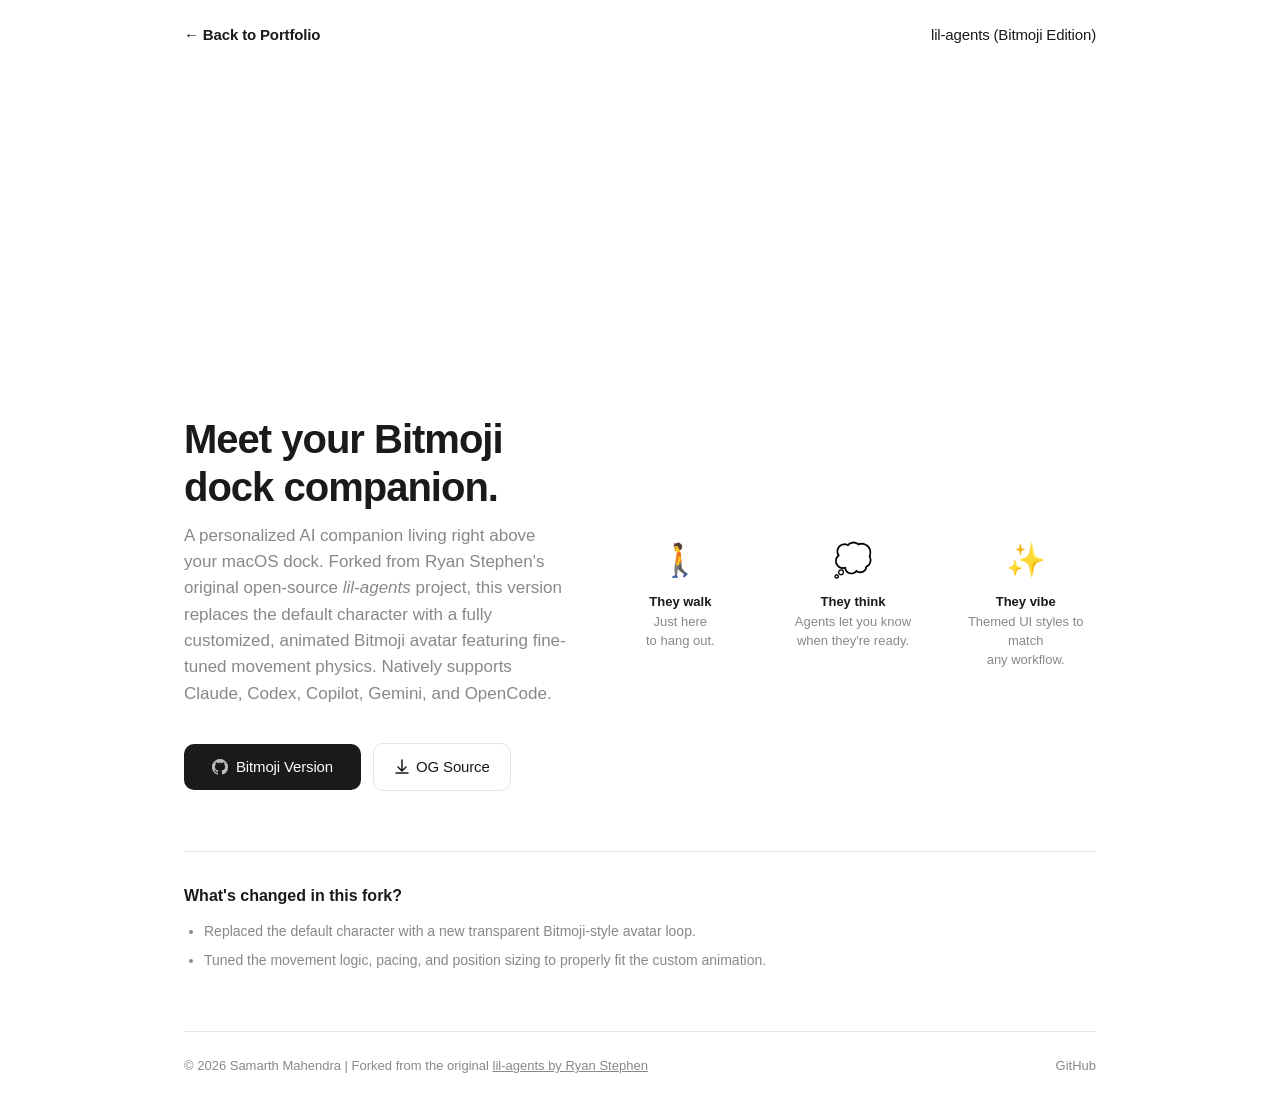
<file: bitmoji-companion.html>
<!DOCTYPE html>
<html lang="en">
<head>
  <meta charset="UTF-8">
  <script async src="https://www.googletagmanager.com/gtag/js?id=G-LJDHSD49X9"></script>
  <script>window.dataLayer=window.dataLayer||[];function gtag(){dataLayer.push(arguments);}gtag('js',new Date());gtag('config','G-LJDHSD49X9');</script>
  <meta name="viewport" content="width=device-width, initial-scale=1.0">
  <title>Bitmoji AI Companion — tiny AI friend for your Mac</title>
  <meta name="description" content="A personalized Bitmoji AI companion that lives on your macOS dock. Forked from the open-source lil-agents project.">
  <meta name="theme-color" content="#ffffff">
  <meta property="og:title" content="Bitmoji AI Companion">
  <meta property="og:description" content="Tiny animated Bitmoji AI companion that lives on your macOS dock.">
  <meta property="og:type" content="website">
  <style>
    * {
      margin: 0;
      padding: 0;
      box-sizing: border-box;
    }

    :root {
      --text: #1a1a1a;
      --text-secondary: #888;
      --bg: #ffffff;
      --accent: #1a1a1a;
      --border: #e5e5e5;
    }

    body {
      font-family: -apple-system, BlinkMacSystemFont, 'SF Pro Text', 'Helvetica Neue', sans-serif;
      color: var(--text);
      background: var(--bg);
      -webkit-font-smoothing: antialiased;
      -moz-osx-font-smoothing: grayscale;
      line-height: 1.5;
    }

    .page {
      max-width: 960px;
      margin: 0 auto;
      padding: 0 24px;
      display: flex;
      flex-direction: column;
      min-height: 100vh;
    }

    nav {
      display: flex;
      justify-content: space-between;
      align-items: center;
      padding: 24px 0;
    }

    .logo {
      font-size: 15px;
      font-weight: 600;
      letter-spacing: -0.01em;
      color: var(--text);
      text-decoration: none;
      display: flex;
      align-items: center;
      gap: 8px;
    }

    nav a {
      font-size: 14px;
      color: var(--text-secondary);
      text-decoration: none;
      transition: color 0.15s;
    }

    nav a:hover {
      color: var(--text);
    }

    /* Hero video */
    .hero-video {
      width: 100%;
      max-width: 640px;
      margin: 0 auto 24px auto;
      border-radius: 20px;
      overflow: hidden;
      
      /* THIS IS THE SECRET SAUCE for blending slightly-off-white videos cleanly */
      mix-blend-mode: darken;
    }

    .hero-video video {
      width: 100%;
      display: block;
      background: #ffffff;
    }

    .hero {
      display: flex;
      flex-direction: column;
      align-items: center;
      text-align: center;
      padding: 0 0 60px;
    }

    h1 {
      font-size: 40px;
      font-weight: 600;
      letter-spacing: -0.025em;
      margin-bottom: 12px;
      line-height: 1.2;
    }

    .tagline {
      font-size: 17px;
      color: var(--text-secondary);
      max-width: 480px;
      line-height: 1.55;
      margin-bottom: 36px;
    }

    .download-btn {
      display: inline-flex;
      align-items: center;
      gap: 8px;
      background: var(--accent);
      color: #fff;
      padding: 12px 28px;
      border-radius: 10px;
      font-size: 15px;
      font-weight: 500;
      text-decoration: none;
      transition: opacity 0.15s, transform 0.15s;
      letter-spacing: -0.01em;
    }

    .download-btn:hover {
      opacity: 0.85;
    }

    .download-btn:active {
      transform: scale(0.98);
    }

    .download-btn svg {
      width: 16px;
      height: 16px;
      opacity: 0.7;
    }

    .btn-row {
      display: flex;
      gap: 12px;
      align-items: center;
    }

    .github-btn {
      display: inline-flex;
      align-items: center;
      gap: 6px;
      background: transparent;
      color: var(--text);
      padding: 12px 20px;
      border-radius: 10px;
      font-size: 15px;
      font-weight: 500;
      text-decoration: none;
      border: 1px solid var(--border);
      transition: border-color 0.15s, transform 0.15s;
      letter-spacing: -0.01em;
    }

    .github-btn:hover {
      border-color: #bbb;
    }

    .github-btn:active {
      transform: scale(0.98);
    }

    .github-btn svg {
      width: 16px;
      height: 16px;
    }

    .version {
      margin-top: 14px;
      font-size: 13px;
      color: var(--text-secondary);
      display: flex;
      align-items: center;
      gap: 6px;
    }

    .badge {
      font-size: 11px;
      font-weight: 600;
      text-transform: uppercase;
      letter-spacing: 0.04em;
      background: #f0f0f0;
      color: #666;
      padding: 2px 7px;
      border-radius: 4px;
    }

    .features {
      display: flex;
      gap: 32px;
      justify-content: space-evenly;
      width: 100%;
      margin-top: 48px;
      padding-top: 32px;
      border-top: 1px solid var(--border);
    }

    .feature {
      text-align: center;
      flex: 1;
    }

    .feature-icon {
      font-size: 32px;
      margin-bottom: 8px;
    }

    .feature-title {
      font-size: 13px;
      font-weight: 600;
      color: var(--text);
      margin-bottom: 2px;
    }

    .feature p {
      font-size: 13px;
      color: var(--text-secondary);
      line-height: 1.45;
    }

    footer {
      padding: 24px 0;
      border-top: 1px solid var(--border);
      display: flex;
      justify-content: space-between;
      align-items: center;
      font-size: 13px;
      color: var(--text-secondary);
    }

    footer a {
      color: var(--text-secondary);
      text-decoration: none;
      transition: color 0.15s;
    }

    footer a:hover {
      color: var(--text);
    }

    .footer-links {
      display: flex;
      gap: 16px;
    }

    @media (min-width: 800px) {
      .hero-video { border-radius: 18px; }
    }

    @media (max-width: 500px) {
      h1 { font-size: 26px; }
      .tagline { font-size: 15px; }
      .features { gap: 20px; flex-wrap: wrap; }
      footer { flex-direction: column; gap: 8px; text-align: center; }
    }
  </style>
</head>
<body>
  <div class="page">
    <nav>
      <a href="index.html" class="logo">← Back to Portfolio</a>
      <span class="logo" style="font-weight:400">
        lil-agents (Bitmoji Edition)
      </span>
    </nav>

    <div class="hero-video">
      <video autoplay loop muted playsinline>
        <source src="https://github.com/samarthmahendraneu/lil-agents-Bitmoji/releases/download/v1.1/Screen.Recording.2026-04-03.at.6.48.12.pm.mov" type="video/mp4">
      </video>
    </div>

    <main class="hero" style="display: flex; flex-direction: row; flex-wrap: wrap; text-align: left; align-items: center; justify-content: space-between; gap: 40px;">
      
      <!-- Text details -->
      <div style="flex: 1 1 300px;">
        <h1 style="text-align: left;">Meet your Bitmoji dock companion.</h1>
        <p class="tagline" style="text-align: left; margin-left: 0;">A personalized AI companion living right above your macOS dock. Forked from Ryan Stephen's original open-source <i>lil-agents</i> project, this version replaces the default character with a fully customized, animated Bitmoji avatar featuring fine-tuned movement physics. Natively supports Claude, Codex, Copilot, Gemini, and OpenCode.</p>
  
        <div class="btn-row" style="justify-content: flex-start;">
          <a href="https://github.com/samarthmahendraneu/lil-agents-Bitmoji" class="download-btn" target="_blank" rel="noopener">
            <svg viewBox="0 0 16 16" fill="currentColor" width="16" height="16"><path d="M8 0C3.58 0 0 3.58 0 8c0 3.54 2.29 6.53 5.47 7.59.4.07.55-.17.55-.38 0-.19-.01-.82-.01-1.49-2.01.37-2.53-.49-2.69-.94-.09-.23-.48-.94-.82-1.13-.28-.15-.68-.52-.01-.53.63-.01 1.08.58 1.23.82.72 1.21 1.87.87 2.33.66.07-.52.28-.87.51-1.07-1.78-.2-3.64-.89-3.64-3.95 0-.87.31-1.59.82-2.15-.08-.2-.36-1.02.08-2.12 0 0 .67-.21 2.2.82.64-.18 1.32-.27 2-.27.68 0 1.36.09 2 .27 1.53-1.04 2.2-.82 2.2-.82.44 1.1.16 1.92.08 2.12.51.56.82 1.27.82 2.15 0 3.07-1.87 3.75-3.65 3.95.29.25.54.73.54 1.48 0 1.07-.01 1.93-.01 2.2 0 .21.15.46.55.38A8.01 8.01 0 0016 8c0-4.42-3.58-8-8-8z"/></svg>
            Bitmoji Version
          </a>
          <a href="https://github.com/ryanstephen/lil-agents" target="_blank" rel="noopener" class="github-btn">
            <svg viewBox="0 0 16 16" fill="none" stroke="currentColor" stroke-width="1.5" stroke-linecap="round" stroke-linejoin="round">
              <path d="M8 1v10M4 8l4 4 4-4M2 14h12"/>
            </svg>
            OG Source
          </a>
        </div>
      </div>

      <!-- Feature Blocks -->
      <div class="features" style="flex: 1 1 400px; display: flex; flex-direction: row; justify-content: flex-start; gap: 32px; border-top: none; margin-top: 0; padding-top: 0;">
        <div class="feature" style="display: flex; flex-direction: column; align-items: center; text-align: center;">
          <div class="feature-icon" style="margin-bottom: 8px;">🚶</div>
          <div>
            <div class="feature-title">They walk</div>
            <p style="margin: 0;">Just here<br>to hang out.</p>
          </div>
        </div>
        <div class="feature" style="display: flex; flex-direction: column; align-items: center; text-align: center;">
          <div class="feature-icon" style="margin-bottom: 8px;">💭</div>
          <div>
            <div class="feature-title">They think</div>
            <p style="margin: 0;">Agents let you know<br>when they're ready.</p>
          </div>
        </div>
        <div class="feature" style="display: flex; flex-direction: column; align-items: center; text-align: center;">
          <div class="feature-icon" style="margin-bottom: 8px;">✨</div>
          <div>
            <div class="feature-title">They vibe</div>
            <p style="margin: 0;">Themed UI styles to match<br>any workflow.</p>
          </div>
        </div>
      </div>
      
    </main>

    <section class="changes-section" style="margin: 0 0 60px 0; padding-top: 32px; border-top: 1px solid var(--border); text-align: left; width: 100%;">
      <h3 style="font-size: 16px; margin-bottom: 12px; color: var(--text);">What's changed in this fork?</h3>
      <ul style="font-size: 14px; color: var(--text-secondary); line-height: 1.6; padding-left: 20px;">
        <li style="margin-bottom: 6px;">Replaced the default character with a new transparent Bitmoji-style avatar loop.</li>
        <li>Tuned the movement logic, pacing, and position sizing to properly fit the custom animation.</li>
      </ul>
    </section>

    <footer>
      <span>&copy; 2026 Samarth Mahendra | Forked from the original <a href="https://github.com/ryanstephen/lil-agents" target="_blank" style="text-decoration: underline;">lil-agents by Ryan Stephen</a></span>
      <div class="footer-links">
        <a href="https://github.com/samarthmahendraneu/lil-agents-Bitmoji" target="_blank" rel="noopener">GitHub</a>
      </div>
    </footer>
  </div>
</body>
</html>
</file>
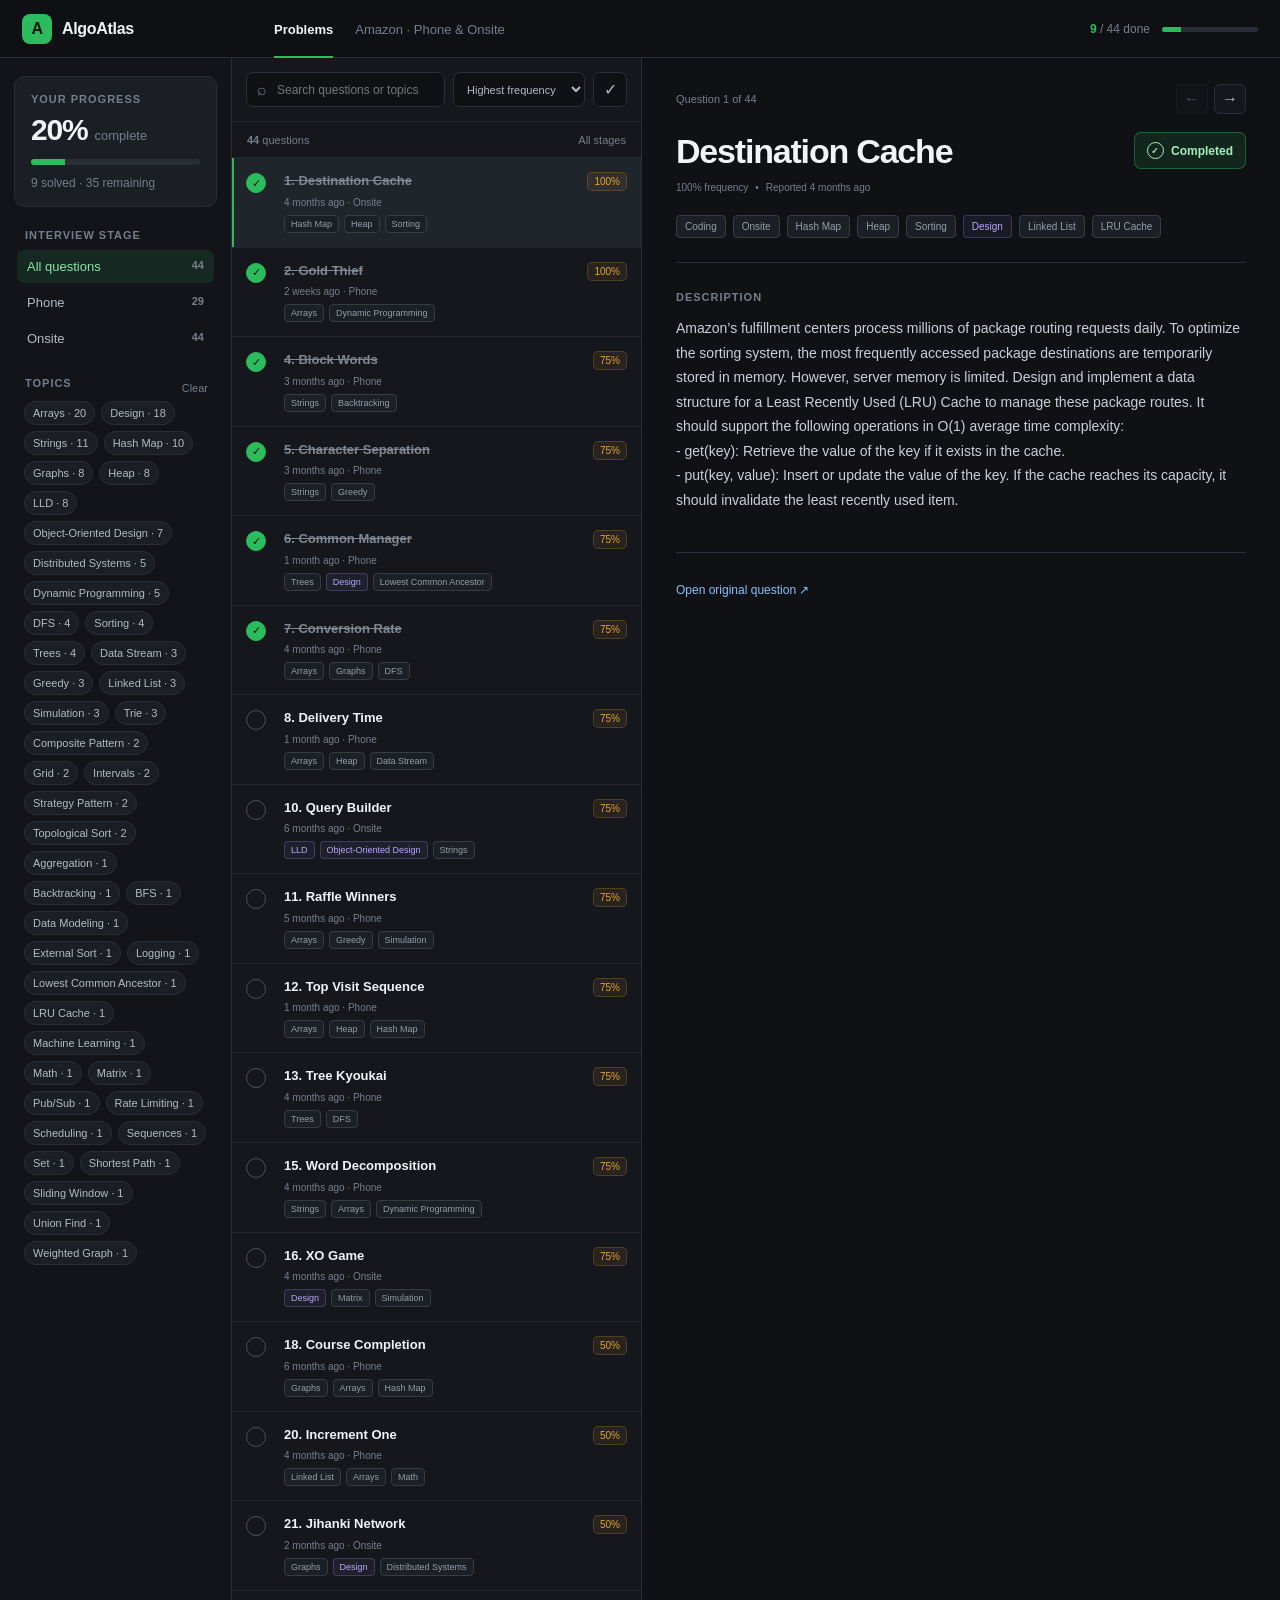
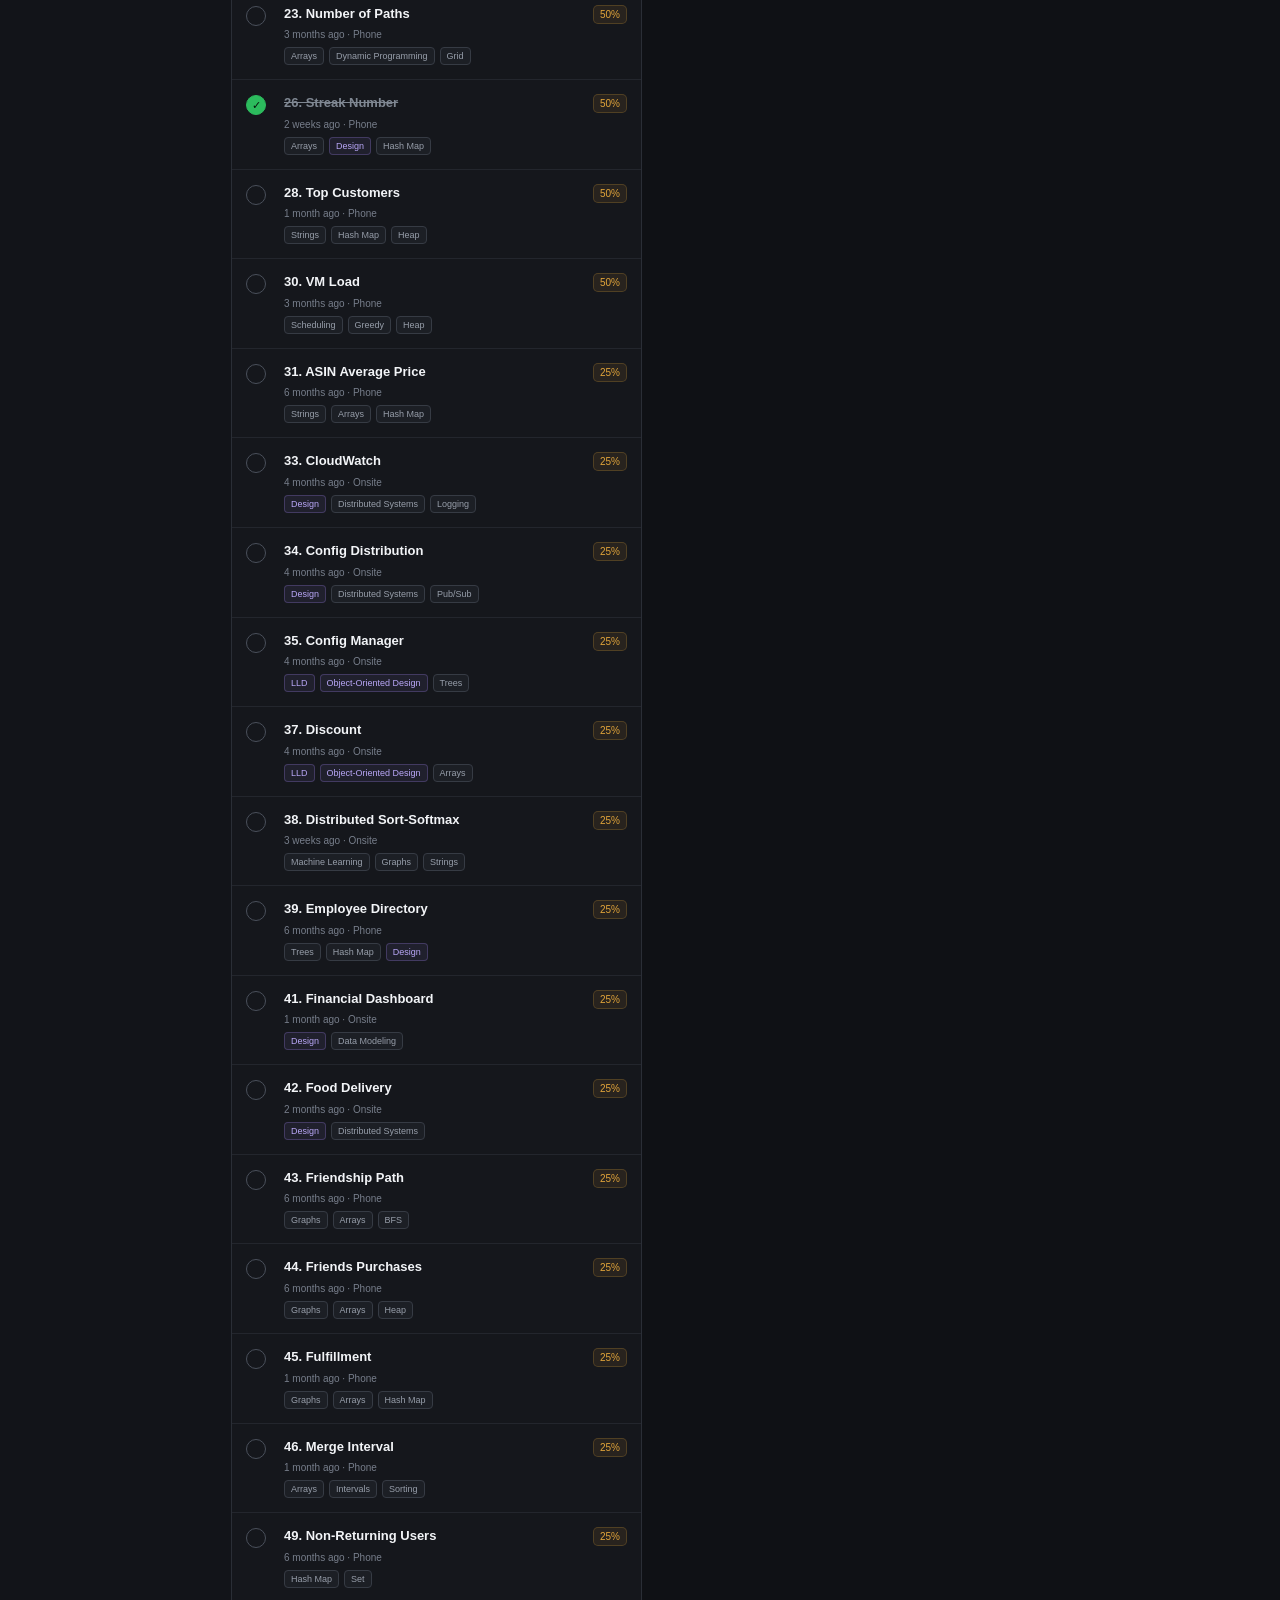
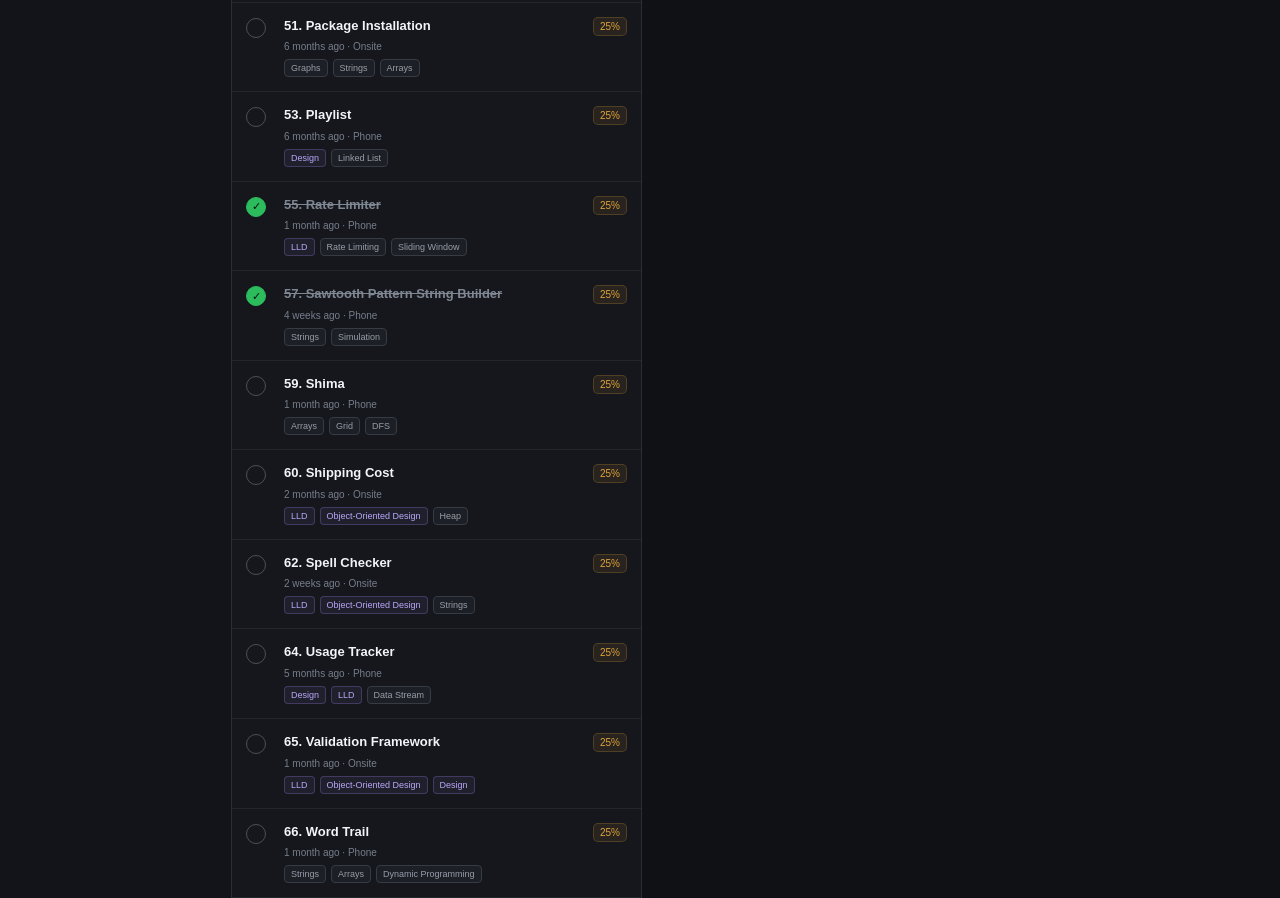
<file: practice.html>
<!doctype html>
<html lang="en">
<head>
  <meta charset="utf-8">
  <meta name="viewport" content="width=device-width, initial-scale=1">
  <meta name="theme-color" content="#0f1115">
  <meta name="description" content="A focused Amazon interview question practice workspace with topic filters and local progress tracking.">
  <title>AlgoAtlas · Amazon Practice</title>
  <link rel="stylesheet" href="practice.css">
</head>
<body>
  <header class="topbar">
    <a class="brand" href="practice.html" aria-label="AlgoAtlas home"><span class="brand-mark">A</span><span>AlgoAtlas</span></a>
    <nav class="topnav" aria-label="Primary navigation"><a class="active" href="practice.html">Problems</a><span>Amazon · Phone & Onsite</span></nav>
    <div class="topbar-progress"><span><strong id="header-done-count">0</strong> / <span id="header-total-count">44</span> done</span><div class="mini-progress"><span id="header-progress-bar"></span></div></div>
  </header>
  <main class="workspace">
    <aside class="sidebar" aria-label="Question filters">
      <section class="progress-card">
        <div class="eyebrow">Your progress</div>
        <div class="progress-heading"><strong id="progress-percent">0%</strong><span>complete</span></div>
        <div class="progress-track"><span id="progress-bar"></span></div>
        <p><span id="sidebar-done-count">0</span> solved · <span id="sidebar-left-count">44</span> remaining</p>
      </section>
      <section class="filter-section">
        <div class="filter-heading">Interview stage</div>
        <div class="filter-stack" id="stage-filters">
          <button class="filter-option active" data-stage="All" type="button"><span>All questions</span><b id="count-all">44</b></button>
          <button class="filter-option" data-stage="Phone" type="button"><span>Phone</span><b id="count-phone">0</b></button>
          <button class="filter-option" data-stage="Onsite" type="button"><span>Onsite</span><b id="count-onsite">0</b></button>
        </div>
      </section>
      <section class="filter-section topic-section">
        <div class="filter-heading-row"><div class="filter-heading">Topics</div><button class="text-button" id="clear-topics" type="button">Clear</button></div>
        <div class="topic-filter-list" id="topic-filters"></div>
      </section>
    </aside>
    <section class="problem-browser" aria-label="Question list">
      <div class="browser-toolbar">
        <label class="search-box"><span>⌕</span><input id="search-input" type="search" placeholder="Search questions or topics" autocomplete="off"></label>
        <label class="select-wrap"><span class="sr-only">Sort questions</span><select id="sort-select"><option value="frequency">Highest frequency</option><option value="title">Title A–Z</option><option value="unfinished">Unfinished first</option></select></label>
        <button class="icon-button" id="hide-done-button" type="button" aria-pressed="false" title="Hide completed questions">✓</button>
      </div>
      <div class="list-summary"><span><strong id="visible-count">3</strong> questions</span><span id="active-filter-label">All stages</span></div>
      <div class="question-list" id="question-list" aria-live="polite"></div>
      <div class="loading-state hidden" id="loading-state">Loading your question set…</div>
      <div class="empty-list hidden" id="empty-list"><strong>No questions match</strong><span>Try clearing a topic or changing the search.</span></div>
    </section>
    <article class="question-detail" id="question-detail" aria-live="polite">
      <div class="detail-empty" id="detail-empty"><span class="empty-icon">⌁</span><h1>Select a question</h1><p>Choose a problem from the list to read the prompt and track your progress.</p></div>
      <div class="detail-content hidden" id="detail-content">
        <div class="detail-topline"><span class="question-index" id="detail-index">Question 1</span><div class="detail-nav"><button id="previous-question" type="button" aria-label="Previous question">←</button><button id="next-question" type="button" aria-label="Next question">→</button></div></div>
        <div class="detail-heading-row"><div><h1 id="detail-title"></h1><div class="detail-meta" id="detail-meta"></div></div><button class="done-button" id="detail-done-button" type="button" aria-pressed="false"><span class="done-check">✓</span><span>Mark done</span></button></div>
        <div class="tag-row" id="detail-tags"></div>
        <div class="detail-divider"></div>
        <section class="prompt-section"><div class="section-kicker">Description</div><div class="prompt-copy" id="detail-description"></div></section>
        <footer class="detail-footer"><a class="source-link" id="detail-source" href="#" target="_blank" rel="noreferrer">Open original question <span>↗</span></a><button class="done-button secondary" id="detail-done-footer" type="button"><span class="done-check">✓</span><span>Mark done</span></button></footer>
      </div>
    </article>
  </main>
  <div class="toast" id="toast" role="status" aria-live="polite"></div>
  <script src="practice.js" defer></script>
</body>
</html>
</file>
<file: draftly/styles.css>
:root {
  --bg: #f7f4ef;
  --surface: rgba(255, 255, 255, 0.88);
  --surface-strong: #ffffff;
  --ink: #26272b;
  --muted: #7c7f8d;
  --line: rgba(38, 39, 43, 0.08);
  --accent: #1f8fff;
  --accent-soft: rgba(31, 143, 255, 0.12);
  --warm: #ffb36d;
  --green: #4bc27d;
  --shadow: 0 24px 80px rgba(24, 30, 52, 0.12);
  --radius-xl: 36px;
  --radius-lg: 24px;
  --radius-md: 18px;
}

* {
  box-sizing: border-box;
}

html {
  scroll-behavior: smooth;
}

body {
  margin: 0;
  background:
    radial-gradient(circle at top left, rgba(115, 139, 255, 0.18), transparent 32%),
    linear-gradient(180deg, #faf7f2 0%, #f4f0ea 100%);
  color: var(--ink);
  font-family: "Manrope", sans-serif;
}

a {
  color: inherit;
  text-decoration: none;
}

button,
input {
  font: inherit;
}

.page-shell {
  width: min(1760px, calc(100vw - 24px));
  margin: 24px auto 40px;
}

.hero {
  position: relative;
  overflow: hidden;
  padding: 24px 24px 36px;
  border-radius: 40px;
  background: linear-gradient(180deg, rgba(255, 255, 255, 0.76), rgba(255, 255, 255, 0.62));
  backdrop-filter: blur(20px);
  box-shadow: var(--shadow);
}

.topbar,
.hero-stack,
.sms-section,
.feature-grid,
.roadmap {
  position: relative;
  z-index: 1;
}

.topbar {
  display: flex;
  align-items: center;
  justify-content: space-between;
  gap: 20px;
}

.brand {
  display: flex;
  align-items: center;
  gap: 12px;
  font-weight: 800;
  font-size: 1.05rem;
}

.brand-mark {
  display: grid;
  place-items: center;
  width: 40px;
  height: 40px;
  border-radius: 14px;
  background: linear-gradient(135deg, #111827, #344054);
  color: white;
  font-family: "IBM Plex Mono", monospace;
}

.topbar-links {
  display: flex;
  align-items: center;
  gap: 18px;
  color: var(--muted);
}

.github-link {
  padding: 10px 14px;
  border: 1px solid var(--line);
  border-radius: 999px;
  background: rgba(255, 255, 255, 0.76);
}

.hero-stack {
  display: grid;
  gap: 34px;
  margin-top: 52px;
}

.eyebrow,
.mono {
  font-family: "IBM Plex Mono", monospace;
}

.eyebrow {
  margin: 0 0 10px;
  color: #b15b2d;
  letter-spacing: 0.04em;
  text-transform: uppercase;
  font-size: 0.82rem;
}

.hero-copy {
  max-width: 860px;
  margin: 0 auto;
  padding: 18px 12px 0;
  text-align: center;
}

.hero-copy h1,
.sms-copy h2,
.roadmap-copy h2 {
  margin: 0;
  font-size: clamp(3.5rem, 6vw, 6.4rem);
  line-height: 0.92;
  letter-spacing: -0.06em;
}

.hero-text,
.sms-copy p,
.roadmap-copy p,
.feature-card p,
.assistant-step p {
  color: var(--muted);
  line-height: 1.6;
}

.hero-text {
  max-width: 720px;
  margin: 24px auto 0;
  font-size: 1.18rem;
}

.hero-actions {
  display: flex;
  flex-wrap: wrap;
  gap: 12px;
  justify-content: center;
  margin: 28px 0 14px;
}

.hero-caption {
  margin: 0;
  color: var(--muted);
  font-size: 0.98rem;
}

.button {
  display: inline-flex;
  align-items: center;
  justify-content: center;
  min-height: 48px;
  padding: 0 18px;
  border-radius: 999px;
  border: 1px solid transparent;
  font-weight: 700;
}

.button-primary {
  background: linear-gradient(135deg, #20232c, #3f4659);
  color: white;
}

.button-secondary {
  border-color: var(--line);
  background: rgba(255, 255, 255, 0.7);
}

.hero-visual {
  position: relative;
  min-width: 0;
  width: min(1540px, 100%);
  margin: 0 auto;
}

.sunburst {
  position: absolute;
  inset: -10px 36px auto 36px;
  height: 330px;
  border-radius: 40px;
  background:
    radial-gradient(circle at 50% 0%, rgba(255, 241, 194, 0.95), rgba(255, 170, 97, 0.75) 28%, rgba(255, 127, 76, 0.66) 55%, rgba(39, 127, 255, 0.82) 100%),
    conic-gradient(from 220deg at 50% 10%, rgba(255,255,255,0.18), rgba(255,255,255,0) 30%, rgba(255,255,255,0.3) 42%, rgba(255,255,255,0) 52%, rgba(255,255,255,0.14));
  filter: saturate(1.15);
}

.mock-window {
  position: relative;
  margin-top: 168px;
  overflow: hidden;
  border-radius: 30px;
  background: rgba(255, 255, 255, 0.84);
  border: 1px solid rgba(255, 255, 255, 0.8);
  box-shadow: 0 30px 80px rgba(23, 32, 60, 0.18);
  backdrop-filter: blur(18px);
}

.window-bar {
  display: flex;
  align-items: center;
  justify-content: space-between;
  padding: 16px 18px;
  border-bottom: 1px solid var(--line);
}

.window-dots {
  display: flex;
  gap: 8px;
}

.dot {
  width: 12px;
  height: 12px;
  border-radius: 50%;
}

.dot-red { background: #ff5f57; }
.dot-yellow { background: #febc2e; }
.dot-green { background: #28c840; }

.window-title,
.window-status,
.list-header span:first-child,
.thread-header h2,
.assistant-header h3,
.feature-card h3,
.roadmap-card h3 {
  font-weight: 800;
}

.window-status,
.muted {
  color: var(--muted);
}

.product-grid {
  display: grid;
  grid-template-columns: minmax(250px, 0.86fr) minmax(560px, 1.42fr) minmax(360px, 0.92fr);
  min-height: 920px;
}

.inbox-list,
.assistant-panel {
  background: rgba(255, 255, 255, 0.7);
}

.inbox-list {
  border-right: 1px solid var(--line);
}

.list-header,
.assistant-header,
.thread-header,
.composer,
.assistant-input {
  padding: 18px;
}

.list-header,
.thread-header,
.assistant-header {
  display: flex;
  align-items: center;
  justify-content: space-between;
  gap: 16px;
}

.message-list {
  padding: 4px 10px 12px;
}

.message-item {
  display: grid;
  grid-template-columns: 12px 1fr auto;
  gap: 12px;
  padding: 14px 12px;
  border-radius: 18px;
  border: 1px solid transparent;
  cursor: pointer;
  transition: transform 140ms ease, background 140ms ease, border-color 140ms ease;
}

.message-item:hover,
.message-item.active {
  transform: translateX(2px);
  background: rgba(31, 143, 255, 0.06);
  border-color: rgba(31, 143, 255, 0.14);
}

.message-dot {
  width: 8px;
  height: 8px;
  margin-top: 10px;
  border-radius: 50%;
  background: #53a8ff;
}

.message-main {
  min-width: 0;
}

.message-line {
  display: flex;
  align-items: center;
  gap: 10px;
  margin-bottom: 4px;
}

.message-line strong {
  white-space: nowrap;
  overflow: hidden;
  text-overflow: ellipsis;
}

.message-subject,
.message-preview {
  overflow: hidden;
  text-overflow: ellipsis;
  white-space: nowrap;
}

.message-preview {
  color: var(--muted);
  font-size: 0.95rem;
}

.tag {
  display: inline-flex;
  align-items: center;
  padding: 4px 9px;
  border-radius: 999px;
  font-size: 0.75rem;
  font-weight: 700;
}

.tag-newsletter { background: #ffe7b8; color: #9b6400; }
.tag-important { background: #ffd5cc; color: #a3412d; }
.tag-work { background: #d7ecff; color: #376a96; }
.tag-personal { background: #ddefd2; color: #588149; }

.thread-panel {
  display: flex;
  flex-direction: column;
  background: rgba(255, 255, 255, 0.5);
}

.thread-actions {
  display: flex;
  gap: 10px;
  flex-wrap: wrap;
}

.chip {
  padding: 10px 14px;
  border-radius: 999px;
  border: 1px solid var(--line);
  background: white;
}

.chip-accent {
  background: linear-gradient(135deg, rgba(255, 179, 109, 0.2), rgba(31, 143, 255, 0.14));
}

.thread-card {
  margin: 0 20px;
  padding: 20px;
  border-radius: 24px;
  background: rgba(255, 255, 255, 0.88);
  border: 1px solid var(--line);
}

.thread-meta {
  display: flex;
  justify-content: space-between;
  gap: 20px;
  margin-bottom: 18px;
}

.thread-body p {
  margin: 0 0 18px;
  line-height: 1.62;
}

.thread-body ul {
  margin: 0 0 18px 18px;
  color: var(--ink);
}

.composer {
  margin: 20px;
  border-radius: 24px;
  background: white;
  border: 1px solid var(--line);
}

.composer-top {
  display: flex;
  justify-content: space-between;
  gap: 16px;
}

.composer-body {
  margin: 18px 0 22px;
  line-height: 1.8;
  color: #353845;
}

.composer-actions {
  display: flex;
  gap: 10px;
  flex-wrap: wrap;
}

.pill {
  display: inline-flex;
  align-items: center;
  padding: 6px 10px;
  border-radius: 999px;
  font-size: 0.77rem;
  font-weight: 800;
}

.pill-blue {
  background: #dff0ff;
  color: #2f76aa;
}

.assistant-panel {
  display: flex;
  flex-direction: column;
  border-left: 1px solid var(--line);
  background: rgba(255, 255, 255, 0.78);
}

.assistant-plus {
  font-size: 1.8rem;
  color: var(--muted);
}

.assistant-log {
  padding: 0 20px 18px;
  display: grid;
  gap: 18px;
}

.assistant-step {
  padding: 14px;
  border-radius: 20px;
  background: rgba(255, 255, 255, 0.8);
  border: 1px solid var(--line);
}

.assistant-list {
  margin: 12px 0 0 18px;
  line-height: 1.7;
}

.assistant-dock {
  margin-top: auto;
  padding: 18px 18px 20px;
  border-top: 1px solid var(--line);
  background: rgba(255, 255, 255, 0.9);
}

.assistant-chips {
  display: flex;
  flex-wrap: wrap;
  gap: 8px;
  margin-bottom: 14px;
}

.dock-chip {
  display: inline-flex;
  align-items: center;
  padding: 8px 12px;
  border-radius: 999px;
  border: 1px solid var(--line);
  background: white;
  color: #5e6372;
  font-size: 0.88rem;
  font-weight: 600;
}

.assistant-prompt {
  min-height: 54px;
  color: #a0a5b3;
  font-size: 1rem;
}

.assistant-dock-footer {
  display: flex;
  align-items: center;
  justify-content: space-between;
  gap: 12px;
}

.assistant-model {
  display: inline-flex;
  align-items: center;
  gap: 8px;
  color: #4d4f5a;
}

.assistant-model-dot {
  width: 10px;
  height: 10px;
  border-radius: 50%;
  background: linear-gradient(135deg, #ffae67, #ff7b54);
  box-shadow: 0 0 0 3px rgba(255, 174, 103, 0.16);
}

.assistant-send {
  width: 36px;
  height: 36px;
  border: 0;
  border-radius: 50%;
  background: #eceff5;
  color: #8e95a3;
  font-size: 1.1rem;
  font-weight: 700;
}

.sms-section,
.roadmap {
  display: grid;
  grid-template-columns: 0.9fr 1.1fr;
  gap: 32px;
  align-items: center;
  margin-top: 34px;
  padding: 56px 22px 8px;
}

.sms-copy h2 {
  font-size: clamp(2.4rem, 4.8vw, 4.6rem);
  margin-bottom: 24px;
}

.phone-frame {
  justify-self: center;
  width: min(620px, 100%);
  padding: 40px 20px 0;
  border-radius: 36px 36px 0 0;
  background: linear-gradient(180deg, rgba(236, 232, 228, 0.85), rgba(246, 242, 237, 0.45));
}

.phone-screen {
  min-height: 580px;
  padding: 34px 28px;
  border: 8px solid rgba(51, 51, 54, 0.86);
  border-bottom: none;
  border-radius: 42px 42px 0 0;
  background: white;
}

.bubble {
  max-width: 78%;
  margin-bottom: 18px;
  padding: 18px 20px;
  border-radius: 26px;
  line-height: 1.4;
  font-size: 1.05rem;
}

.bubble-left {
  background: #ececf3;
  color: #303241;
  border-bottom-left-radius: 8px;
}

.bubble-right {
  margin-left: auto;
  background: #1f8fff;
  color: white;
  border-bottom-right-radius: 8px;
}

.feature-grid {
  display: grid;
  grid-template-columns: repeat(2, minmax(0, 1fr));
  gap: 26px;
  padding: 32px 0 0;
}

.feature-card,
.roadmap-card {
  padding: 28px;
  border-radius: 30px;
  background: rgba(255, 255, 255, 0.76);
  border: 1px solid rgba(255, 255, 255, 0.74);
  box-shadow: 0 22px 70px rgba(27, 35, 56, 0.08);
}

.feature-visual {
  min-height: 250px;
  margin-bottom: 24px;
  padding: 22px;
  border-radius: 26px;
  background: linear-gradient(180deg, #f9f8f6, #efede8);
  border: 1px solid var(--line);
  overflow: hidden;
}

.mini-search {
  width: 48px;
  height: 48px;
  display: grid;
  place-items: center;
  border-radius: 14px;
  border: 1px solid var(--line);
  background: white;
  font-family: "IBM Plex Mono", monospace;
  font-size: 1.2rem;
}

.reminder-row {
  display: flex;
  justify-content: space-between;
  gap: 12px;
  margin-top: 16px;
  padding: 16px;
  border-radius: 16px;
  background: rgba(255, 255, 255, 0.9);
  border: 1px solid var(--line);
}

.calendar-top {
  display: flex;
  align-items: center;
  gap: 20px;
  margin-bottom: 16px;
}

.calendar-event {
  margin-top: 14px;
  padding: 14px 16px;
  border-radius: 14px;
  font-weight: 700;
}

.calendar-event.blue { background: rgba(120, 206, 255, 0.26); color: #2a79a1; }
.calendar-event.green { background: rgba(117, 230, 157, 0.24); color: #2d8c5a; }
.calendar-event.peach { background: rgba(255, 193, 166, 0.26); color: #b86a40; }
.calendar-event.lilac { background: rgba(225, 200, 255, 0.24); color: #8562ad; }

.shortcut-visual {
  display: grid;
  place-items: center;
  grid-template-columns: 1fr auto 1fr;
  gap: 24px;
}

.keycap {
  width: 110px;
  height: 110px;
  display: grid;
  place-items: center;
  border-radius: 24px;
  border: 1px solid var(--line);
  background: white;
  font-size: 3rem;
  font-weight: 800;
  box-shadow: inset 0 -10px 0 rgba(26, 32, 45, 0.08);
}

.shortcut-plus {
  font-size: 2rem;
  color: #bac0cb;
}

.labels-visual {
  display: grid;
  gap: 12px;
  align-content: start;
}

.label-row {
  display: grid;
  grid-template-columns: 10px minmax(90px, auto) 1fr auto auto;
  gap: 12px;
  align-items: center;
  padding: 12px 14px;
  border-radius: 16px;
  background: rgba(255, 255, 255, 0.88);
  border: 1px solid var(--line);
}

.roadmap {
  margin-top: 8px;
  padding-bottom: 36px;
}

.roadmap-copy h2 {
  font-size: clamp(2.2rem, 4vw, 4rem);
  margin-bottom: 18px;
}

.roadmap-columns {
  display: grid;
  grid-template-columns: repeat(3, minmax(0, 1fr));
  gap: 20px;
}

.roadmap-card ul {
  margin: 16px 0 0 18px;
  color: var(--muted);
  line-height: 1.9;
}

@media (max-width: 1240px) {
  .hero-stack,
  .sms-section,
  .roadmap {
    grid-template-columns: 1fr;
  }

  .product-grid {
    grid-template-columns: 1fr;
  }

  .assistant-panel,
  .inbox-list {
    border: 0;
  }
}

@media (max-width: 1500px) {
  .hero-copy h1 {
    font-size: clamp(3.3rem, 5.8vw, 5.7rem);
  }

  .product-grid {
    grid-template-columns: minmax(210px, 0.84fr) minmax(420px, 1.22fr) minmax(300px, 0.92fr);
  }
}

@media (max-width: 860px) {
  .page-shell {
    width: min(100vw - 20px, 100%);
    margin: 10px auto 24px;
  }

  .hero {
    padding: 16px;
    border-radius: 26px;
  }

  .topbar {
    flex-direction: column;
    align-items: flex-start;
  }

  .topbar-links {
    flex-wrap: wrap;
  }

  .hero-copy {
    text-align: left;
    margin: 0;
  }

  .hero-actions {
    justify-content: flex-start;
  }

  .hero-caption {
    text-align: left;
  }

  .feature-grid,
  .roadmap-columns {
    grid-template-columns: 1fr;
  }

  .thread-header,
  .thread-meta,
  .composer-top {
    flex-direction: column;
    align-items: flex-start;
  }

  .phone-screen {
    min-height: 440px;
    padding: 20px 16px;
  }

  .keycap {
    width: 88px;
    height: 88px;
    font-size: 2.4rem;
  }
}
</file>
<file: assets/dashy/styles.css>
:root {
  --bg: #f7f4ef;
  --surface: rgba(255, 255, 255, 0.88);
  --surface-strong: #ffffff;
  --ink: #26272b;
  --muted: #7c7f8d;
  --line: rgba(38, 39, 43, 0.08);
  --accent: #1f8fff;
  --accent-soft: rgba(31, 143, 255, 0.12);
  --warm: #ffb36d;
  --green: #4bc27d;
  --shadow: 0 24px 80px rgba(24, 30, 52, 0.12);
  --radius-xl: 36px;
  --radius-lg: 24px;
  --radius-md: 18px;
}

* {
  box-sizing: border-box;
}

html {
  scroll-behavior: smooth;
}

body {
  margin: 0;
  background:
    radial-gradient(circle at top left, rgba(115, 139, 255, 0.18), transparent 32%),
    linear-gradient(180deg, #faf7f2 0%, #f4f0ea 100%);
  color: var(--ink);
  font-family: "Manrope", sans-serif;
}

a {
  color: inherit;
  text-decoration: none;
}

button,
input {
  font: inherit;
}

.page-shell {
  width: min(1760px, calc(100vw - 24px));
  margin: 24px auto 40px;
}

.hero {
  position: relative;
  overflow: hidden;
  padding: 24px 24px 36px;
  border-radius: 40px;
  background: linear-gradient(180deg, rgba(255, 255, 255, 0.76), rgba(255, 255, 255, 0.62));
  backdrop-filter: blur(20px);
  box-shadow: var(--shadow);
}

.topbar,
.hero-stack,
.sms-section,
.feature-grid,
.roadmap {
  position: relative;
  z-index: 1;
}

.topbar {
  display: flex;
  align-items: center;
  justify-content: space-between;
  gap: 20px;
}

.brand {
  display: flex;
  align-items: center;
  gap: 12px;
  font-weight: 800;
  font-size: 1.05rem;
}

.brand-mark {
  display: grid;
  place-items: center;
  width: 40px;
  height: 40px;
  border-radius: 14px;
  background: linear-gradient(135deg, #111827, #344054);
  color: white;
  font-family: "IBM Plex Mono", monospace;
}

.topbar-links {
  display: flex;
  align-items: center;
  gap: 18px;
  color: var(--muted);
}

.github-link {
  padding: 10px 14px;
  border: 1px solid var(--line);
  border-radius: 999px;
  background: rgba(255, 255, 255, 0.76);
}

.hero-stack {
  display: grid;
  gap: 34px;
  margin-top: 52px;
}

.eyebrow,
.mono {
  font-family: "IBM Plex Mono", monospace;
}

.eyebrow {
  margin: 0 0 10px;
  color: #b15b2d;
  letter-spacing: 0.04em;
  text-transform: uppercase;
  font-size: 0.82rem;
}

.hero-copy {
  max-width: 860px;
  margin: 0 auto;
  padding: 18px 12px 0;
  text-align: center;
}

.hero-copy h1,
.sms-copy h2,
.roadmap-copy h2 {
  margin: 0;
  font-size: clamp(3.5rem, 6vw, 6.4rem);
  line-height: 0.92;
  letter-spacing: -0.06em;
}

.hero-text,
.sms-copy p,
.roadmap-copy p,
.feature-card p,
.assistant-step p {
  color: var(--muted);
  line-height: 1.6;
}

.hero-text {
  max-width: 720px;
  margin: 24px auto 0;
  font-size: 1.18rem;
}

.hero-actions {
  display: flex;
  flex-wrap: wrap;
  gap: 12px;
  justify-content: center;
  margin: 28px 0 14px;
}

.hero-caption {
  margin: 0;
  color: var(--muted);
  font-size: 0.98rem;
}

.button {
  display: inline-flex;
  align-items: center;
  justify-content: center;
  min-height: 48px;
  padding: 0 18px;
  border-radius: 999px;
  border: 1px solid transparent;
  font-weight: 700;
}

.button-primary {
  background: linear-gradient(135deg, #20232c, #3f4659);
  color: white;
}

.button-secondary {
  border-color: var(--line);
  background: rgba(255, 255, 255, 0.7);
}

.hero-visual {
  position: relative;
  min-width: 0;
  width: min(1540px, 100%);
  margin: 0 auto;
}

.sunburst {
  position: absolute;
  inset: -10px 36px auto 36px;
  height: 330px;
  border-radius: 40px;
  background:
    radial-gradient(circle at 50% 0%, rgba(255, 241, 194, 0.95), rgba(255, 170, 97, 0.75) 28%, rgba(255, 127, 76, 0.66) 55%, rgba(39, 127, 255, 0.82) 100%),
    conic-gradient(from 220deg at 50% 10%, rgba(255,255,255,0.18), rgba(255,255,255,0) 30%, rgba(255,255,255,0.3) 42%, rgba(255,255,255,0) 52%, rgba(255,255,255,0.14));
  filter: saturate(1.15);
}

.mock-window {
  position: relative;
  margin-top: 168px;
  overflow: hidden;
  border-radius: 30px;
  background: rgba(255, 255, 255, 0.84);
  border: 1px solid rgba(255, 255, 255, 0.8);
  box-shadow: 0 30px 80px rgba(23, 32, 60, 0.18);
  backdrop-filter: blur(18px);
}

.window-bar {
  display: flex;
  align-items: center;
  justify-content: space-between;
  padding: 16px 18px;
  border-bottom: 1px solid var(--line);
}

.window-dots {
  display: flex;
  gap: 8px;
}

.dot {
  width: 12px;
  height: 12px;
  border-radius: 50%;
}

.dot-red { background: #ff5f57; }
.dot-yellow { background: #febc2e; }
.dot-green { background: #28c840; }

.window-title,
.window-status,
.list-header span:first-child,
.thread-header h2,
.assistant-header h3,
.feature-card h3,
.roadmap-card h3 {
  font-weight: 800;
}

.window-status,
.muted {
  color: var(--muted);
}

.product-grid {
  display: grid;
  grid-template-columns: minmax(250px, 0.86fr) minmax(560px, 1.42fr) minmax(360px, 0.92fr);
  min-height: 920px;
}

.inbox-list,
.assistant-panel {
  background: rgba(255, 255, 255, 0.7);
}

.inbox-list {
  border-right: 1px solid var(--line);
}

.list-header,
.assistant-header,
.thread-header,
.composer,
.assistant-input {
  padding: 18px;
}

.list-header,
.thread-header,
.assistant-header {
  display: flex;
  align-items: center;
  justify-content: space-between;
  gap: 16px;
}

.message-list {
  padding: 4px 10px 12px;
}

.message-item {
  display: grid;
  grid-template-columns: 12px 1fr auto;
  gap: 12px;
  padding: 14px 12px;
  border-radius: 18px;
  border: 1px solid transparent;
  cursor: pointer;
  transition: transform 140ms ease, background 140ms ease, border-color 140ms ease;
}

.message-item:hover,
.message-item.active {
  transform: translateX(2px);
  background: rgba(31, 143, 255, 0.06);
  border-color: rgba(31, 143, 255, 0.14);
}

.message-dot {
  width: 8px;
  height: 8px;
  margin-top: 10px;
  border-radius: 50%;
  background: #53a8ff;
}

.message-main {
  min-width: 0;
}

.message-line {
  display: flex;
  align-items: center;
  gap: 10px;
  margin-bottom: 4px;
}

.message-line strong {
  white-space: nowrap;
  overflow: hidden;
  text-overflow: ellipsis;
}

.message-subject,
.message-preview {
  overflow: hidden;
  text-overflow: ellipsis;
  white-space: nowrap;
}

.message-preview {
  color: var(--muted);
  font-size: 0.95rem;
}

.tag {
  display: inline-flex;
  align-items: center;
  padding: 4px 9px;
  border-radius: 999px;
  font-size: 0.75rem;
  font-weight: 700;
}

.tag-newsletter { background: #ffe7b8; color: #9b6400; }
.tag-important { background: #ffd5cc; color: #a3412d; }
.tag-work { background: #d7ecff; color: #376a96; }
.tag-personal { background: #ddefd2; color: #588149; }

.thread-panel {
  display: flex;
  flex-direction: column;
  background: rgba(255, 255, 255, 0.5);
}

.thread-actions {
  display: flex;
  gap: 10px;
  flex-wrap: wrap;
}

.chip {
  padding: 10px 14px;
  border-radius: 999px;
  border: 1px solid var(--line);
  background: white;
}

.chip-accent {
  background: linear-gradient(135deg, rgba(255, 179, 109, 0.2), rgba(31, 143, 255, 0.14));
}

.thread-card {
  margin: 0 20px;
  padding: 20px;
  border-radius: 24px;
  background: rgba(255, 255, 255, 0.88);
  border: 1px solid var(--line);
}

.thread-meta {
  display: flex;
  justify-content: space-between;
  gap: 20px;
  margin-bottom: 18px;
}

.thread-body p {
  margin: 0 0 18px;
  line-height: 1.62;
}

.thread-body ul {
  margin: 0 0 18px 18px;
  color: var(--ink);
}

.composer {
  margin: 20px;
  border-radius: 24px;
  background: white;
  border: 1px solid var(--line);
}

.composer-top {
  display: flex;
  justify-content: space-between;
  gap: 16px;
}

.composer-body {
  margin: 18px 0 22px;
  line-height: 1.8;
  color: #353845;
}

.composer-actions {
  display: flex;
  gap: 10px;
  flex-wrap: wrap;
}

.pill {
  display: inline-flex;
  align-items: center;
  padding: 6px 10px;
  border-radius: 999px;
  font-size: 0.77rem;
  font-weight: 800;
}

.pill-blue {
  background: #dff0ff;
  color: #2f76aa;
}

.assistant-panel {
  display: flex;
  flex-direction: column;
  border-left: 1px solid var(--line);
  background: rgba(255, 255, 255, 0.78);
}

.assistant-plus {
  font-size: 1.8rem;
  color: var(--muted);
}

.assistant-log {
  padding: 0 20px 18px;
  display: grid;
  gap: 18px;
}

.assistant-step {
  padding: 14px;
  border-radius: 20px;
  background: rgba(255, 255, 255, 0.8);
  border: 1px solid var(--line);
}

.assistant-list {
  margin: 12px 0 0 18px;
  line-height: 1.7;
}

.assistant-dock {
  margin-top: auto;
  padding: 18px 18px 20px;
  border-top: 1px solid var(--line);
  background: rgba(255, 255, 255, 0.9);
}

.assistant-chips {
  display: flex;
  flex-wrap: wrap;
  gap: 8px;
  margin-bottom: 14px;
}

.dock-chip {
  display: inline-flex;
  align-items: center;
  padding: 8px 12px;
  border-radius: 999px;
  border: 1px solid var(--line);
  background: white;
  color: #5e6372;
  font-size: 0.88rem;
  font-weight: 600;
}

.assistant-prompt {
  min-height: 54px;
  color: #a0a5b3;
  font-size: 1rem;
}

.assistant-dock-footer {
  display: flex;
  align-items: center;
  justify-content: space-between;
  gap: 12px;
}

.assistant-model {
  display: inline-flex;
  align-items: center;
  gap: 8px;
  color: #4d4f5a;
}

.assistant-model-dot {
  width: 10px;
  height: 10px;
  border-radius: 50%;
  background: linear-gradient(135deg, #ffae67, #ff7b54);
  box-shadow: 0 0 0 3px rgba(255, 174, 103, 0.16);
}

.assistant-send {
  width: 36px;
  height: 36px;
  border: 0;
  border-radius: 50%;
  background: #eceff5;
  color: #8e95a3;
  font-size: 1.1rem;
  font-weight: 700;
}

.sms-section,
.roadmap {
  display: grid;
  grid-template-columns: 0.9fr 1.1fr;
  gap: 32px;
  align-items: center;
  margin-top: 34px;
  padding: 56px 22px 8px;
}

.sms-copy h2 {
  font-size: clamp(2.4rem, 4.8vw, 4.6rem);
  margin-bottom: 24px;
}

.phone-frame {
  justify-self: center;
  width: min(620px, 100%);
  padding: 40px 20px 0;
  border-radius: 36px 36px 0 0;
  background: linear-gradient(180deg, rgba(236, 232, 228, 0.85), rgba(246, 242, 237, 0.45));
}

.phone-screen {
  min-height: 580px;
  padding: 34px 28px;
  border: 8px solid rgba(51, 51, 54, 0.86);
  border-bottom: none;
  border-radius: 42px 42px 0 0;
  background: white;
}

.bubble {
  max-width: 78%;
  margin-bottom: 18px;
  padding: 18px 20px;
  border-radius: 26px;
  line-height: 1.4;
  font-size: 1.05rem;
}

.bubble-left {
  background: #ececf3;
  color: #303241;
  border-bottom-left-radius: 8px;
}

.bubble-right {
  margin-left: auto;
  background: #1f8fff;
  color: white;
  border-bottom-right-radius: 8px;
}

.feature-grid {
  display: grid;
  grid-template-columns: repeat(2, minmax(0, 1fr));
  gap: 26px;
  padding: 32px 0 0;
}

.feature-card,
.roadmap-card {
  padding: 28px;
  border-radius: 30px;
  background: rgba(255, 255, 255, 0.76);
  border: 1px solid rgba(255, 255, 255, 0.74);
  box-shadow: 0 22px 70px rgba(27, 35, 56, 0.08);
}

.feature-visual {
  min-height: 250px;
  margin-bottom: 24px;
  padding: 22px;
  border-radius: 26px;
  background: linear-gradient(180deg, #f9f8f6, #efede8);
  border: 1px solid var(--line);
  overflow: hidden;
}

.mini-search {
  width: 48px;
  height: 48px;
  display: grid;
  place-items: center;
  border-radius: 14px;
  border: 1px solid var(--line);
  background: white;
  font-family: "IBM Plex Mono", monospace;
  font-size: 1.2rem;
}

.reminder-row {
  display: flex;
  justify-content: space-between;
  gap: 12px;
  margin-top: 16px;
  padding: 16px;
  border-radius: 16px;
  background: rgba(255, 255, 255, 0.9);
  border: 1px solid var(--line);
}

.calendar-top {
  display: flex;
  align-items: center;
  gap: 20px;
  margin-bottom: 16px;
}

.calendar-event {
  margin-top: 14px;
  padding: 14px 16px;
  border-radius: 14px;
  font-weight: 700;
}

.calendar-event.blue { background: rgba(120, 206, 255, 0.26); color: #2a79a1; }
.calendar-event.green { background: rgba(117, 230, 157, 0.24); color: #2d8c5a; }
.calendar-event.peach { background: rgba(255, 193, 166, 0.26); color: #b86a40; }
.calendar-event.lilac { background: rgba(225, 200, 255, 0.24); color: #8562ad; }

.shortcut-visual {
  display: grid;
  place-items: center;
  grid-template-columns: 1fr auto 1fr;
  gap: 24px;
}

.keycap {
  width: 110px;
  height: 110px;
  display: grid;
  place-items: center;
  border-radius: 24px;
  border: 1px solid var(--line);
  background: white;
  font-size: 3rem;
  font-weight: 800;
  box-shadow: inset 0 -10px 0 rgba(26, 32, 45, 0.08);
}

.shortcut-plus {
  font-size: 2rem;
  color: #bac0cb;
}

.labels-visual {
  display: grid;
  gap: 12px;
  align-content: start;
}

.label-row {
  display: grid;
  grid-template-columns: 10px minmax(90px, auto) 1fr auto auto;
  gap: 12px;
  align-items: center;
  padding: 12px 14px;
  border-radius: 16px;
  background: rgba(255, 255, 255, 0.88);
  border: 1px solid var(--line);
}

.roadmap {
  margin-top: 8px;
  padding-bottom: 36px;
}

.roadmap-copy h2 {
  font-size: clamp(2.2rem, 4vw, 4rem);
  margin-bottom: 18px;
}

.roadmap-columns {
  display: grid;
  grid-template-columns: repeat(3, minmax(0, 1fr));
  gap: 20px;
}

.roadmap-card ul {
  margin: 16px 0 0 18px;
  color: var(--muted);
  line-height: 1.9;
}

@media (max-width: 1240px) {
  .hero-stack,
  .sms-section,
  .roadmap {
    grid-template-columns: 1fr;
  }

  .product-grid {
    grid-template-columns: 1fr;
  }

  .assistant-panel,
  .inbox-list {
    border: 0;
  }
}

@media (max-width: 1500px) {
  .hero-copy h1 {
    font-size: clamp(3.3rem, 5.8vw, 5.7rem);
  }

  .product-grid {
    grid-template-columns: minmax(210px, 0.84fr) minmax(420px, 1.22fr) minmax(300px, 0.92fr);
  }
}

@media (max-width: 860px) {
  .page-shell {
    width: min(100vw - 20px, 100%);
    margin: 10px auto 24px;
  }

  .hero {
    padding: 16px;
    border-radius: 26px;
  }

  .topbar {
    flex-direction: column;
    align-items: flex-start;
  }

  .topbar-links {
    flex-wrap: wrap;
  }

  .hero-copy {
    text-align: left;
    margin: 0;
  }

  .hero-actions {
    justify-content: flex-start;
  }

  .hero-caption {
    text-align: left;
  }

  .feature-grid,
  .roadmap-columns {
    grid-template-columns: 1fr;
  }

  .thread-header,
  .thread-meta,
  .composer-top {
    flex-direction: column;
    align-items: flex-start;
  }

  .phone-screen {
    min-height: 440px;
    padding: 20px 16px;
  }

  .keycap {
    width: 88px;
    height: 88px;
    font-size: 2.4rem;
  }
}
</file>
<file: practice.css>
:root{color-scheme:dark;--bg:#0f1115;--panel:#15171c;--panel2:#1b1e24;--border:#2a2e36;--soft:#b5bac4;--muted:#777e8b;--text:#f2f4f7;--green:#2cbb5d;--green-bg:rgba(44,187,93,.13);--amber:#e2a53a;--sans:Inter,ui-sans-serif,-apple-system,BlinkMacSystemFont,"Segoe UI",sans-serif}
*{box-sizing:border-box}html,body{margin:0;min-height:100%;background:var(--bg);color:var(--text);font-family:var(--sans)}button,input,select{font:inherit}button:focus-visible,a:focus-visible,input:focus-visible,select:focus-visible{outline:2px solid var(--green);outline-offset:2px}.hidden{display:none!important}.sr-only{position:absolute;width:1px;height:1px;padding:0;margin:-1px;overflow:hidden;clip:rect(0,0,0,0);white-space:nowrap;border:0}
.topbar{height:58px;display:grid;grid-template-columns:232px 1fr auto;align-items:center;gap:20px;padding:0 22px;border-bottom:1px solid var(--border);background:#0f1115f5;position:sticky;top:0;z-index:20}.brand{display:inline-flex;align-items:center;gap:10px;color:var(--text);text-decoration:none;font-weight:750;letter-spacing:-.02em}.brand-mark{width:30px;height:30px;display:grid;place-items:center;border-radius:8px;color:#07150c;background:var(--green);font-weight:850}.topnav{display:flex;align-items:center;gap:22px;color:var(--muted);font-size:13px}.topnav a{height:58px;display:grid;place-items:center;position:relative;color:var(--text);text-decoration:none;font-weight:650}.topnav a:after{content:"";position:absolute;height:2px;inset:auto 0 0;background:var(--green)}.topbar-progress{display:flex;align-items:center;gap:12px;color:var(--muted);font-size:12px}.topbar-progress strong{color:var(--green)}.mini-progress,.progress-track{overflow:hidden;background:#292d34;border-radius:99px}.mini-progress{width:96px;height:5px}.mini-progress span,.progress-track span{display:block;width:0;height:100%;background:var(--green);transition:width .2s ease}
.workspace{min-height:calc(100vh - 58px);display:grid;grid-template-columns:232px minmax(330px,410px) minmax(0,1fr)}.sidebar,.problem-browser,.question-detail{min-height:calc(100vh - 58px)}.sidebar{background:#121419;border-right:1px solid var(--border);padding:18px 14px;overflow-y:auto}.progress-card{background:var(--panel2);border:1px solid var(--border);padding:16px;border-radius:10px;margin-bottom:22px}.eyebrow,.filter-heading,.section-kicker{color:var(--muted);font-size:11px;font-weight:750;letter-spacing:.09em;text-transform:uppercase}.progress-heading{display:flex;align-items:baseline;gap:7px;margin:8px 0 12px}.progress-heading strong{font-size:30px;letter-spacing:-.04em}.progress-heading span{color:var(--muted);font-size:13px}.progress-track{height:6px}.progress-card p{margin:11px 0 0;color:var(--muted);font-size:12px}.filter-section{padding:0 3px 22px}.filter-heading{margin:0 8px 9px}.filter-heading-row{display:flex;justify-content:space-between}.text-button{color:var(--muted);border:0;background:transparent;font-size:11px;cursor:pointer}.filter-stack{display:grid;gap:3px}.filter-option{border:0;background:transparent;color:var(--soft);display:flex;justify-content:space-between;width:100%;padding:9px 10px;border-radius:7px;cursor:pointer;font-size:13px}.filter-option:hover{background:var(--panel2);color:var(--text)}.filter-option.active{background:var(--green-bg);color:#8be5a9}.filter-option b{color:var(--muted);font-size:11px}.topic-filter-list{display:flex;flex-wrap:wrap;gap:6px;padding:3px 7px}.topic-filter{color:var(--soft);background:var(--panel2);border:1px solid var(--border);border-radius:99px;padding:5px 8px;font-size:11px;cursor:pointer}.topic-filter.active{color:#b5efc7;background:var(--green-bg);border-color:#2cbb5d66}
.problem-browser{background:var(--panel);border-right:1px solid var(--border);display:flex;flex-direction:column;min-width:0}.browser-toolbar{display:grid;grid-template-columns:minmax(0,1fr) auto 34px;gap:8px;padding:14px;border-bottom:1px solid #23262d}.search-box{height:35px;display:flex;align-items:center;gap:8px;padding:0 10px;background:var(--bg);border:1px solid var(--border);border-radius:7px;color:var(--muted)}.search-box input{min-width:0;width:100%;border:0;outline:0;color:var(--text);background:transparent;font-size:12px}.select-wrap select,.icon-button{height:35px;color:var(--soft);background:var(--bg);border:1px solid var(--border);border-radius:7px;cursor:pointer}.select-wrap select{width:132px;padding:0 9px;font-size:11px}.icon-button{width:34px;padding:0}.icon-button[aria-pressed=true]{color:var(--green);border-color:#2cbb5d80;background:var(--green-bg)}.list-summary{min-height:36px;padding:0 15px;display:flex;justify-content:space-between;align-items:center;color:var(--muted);font-size:11px;border-bottom:1px solid #23262d}.question-list{overflow-y:auto;flex:1}.question-row{width:100%;display:grid;grid-template-columns:28px minmax(0,1fr) auto;gap:10px;align-items:start;padding:14px;background:transparent;color:inherit;border:0;border-bottom:1px solid #23262d;cursor:pointer;text-align:left}.question-row:hover{background:#191c22}.question-row.active{background:#20242b;box-shadow:inset 2px 0 var(--green)}.row-status{width:20px;height:20px;margin-top:1px;padding:0;border-radius:50%;border:1px solid #4a505b;background:transparent;color:transparent;display:grid;place-items:center;font-size:11px}.question-row.done .row-status{color:#07150c;border-color:var(--green);background:var(--green)}.question-row.done .row-title{color:#7f8792;text-decoration:line-through}.row-copy{min-width:0}.row-title{display:block;color:var(--text);font-size:13px;line-height:1.35;font-weight:620;margin-bottom:7px}.row-meta,.detail-meta{display:flex;align-items:center;flex-wrap:wrap;gap:7px;color:var(--muted);font-size:10px}.row-tags{display:flex;gap:5px;margin-top:7px;overflow:hidden}.tag{display:inline-flex;max-width:145px;padding:3px 6px;border:1px solid #363b44;border-radius:4px;color:#979eaa;background:#1c1f25;font-size:9px;white-space:nowrap;overflow:hidden;text-overflow:ellipsis}.tag.design{color:#b9a7f8;border-color:#a78bfa40;background:#a78bfa14}.frequency-pill{color:var(--amber);background:#e2a53a17;border:1px solid #e2a53a38;border-radius:5px;padding:3px 6px;font-size:10px;white-space:nowrap}.loading-state,.empty-list{margin:auto;padding:36px;color:var(--muted);text-align:center;font-size:13px}.empty-list{display:grid;gap:7px}.empty-list strong{color:var(--soft)}
.question-detail{background:var(--bg);overflow-y:auto;min-width:0}.detail-empty{min-height:calc(100vh - 58px);display:grid;place-content:center;justify-items:center;padding:40px;text-align:center}.empty-icon{color:var(--green);font-size:38px}.detail-empty h1{margin:12px 0 6px;font-size:22px}.detail-empty p{margin:0;max-width:380px;color:var(--muted);line-height:1.6;font-size:13px}.detail-content{max-width:900px;margin:0 auto;padding:26px 34px 48px}.detail-topline,.detail-heading-row,.detail-footer{display:flex;justify-content:space-between;align-items:center;gap:18px}.question-index{color:var(--muted);font-size:11px}.detail-nav{display:flex;gap:6px}.detail-nav button{width:32px;height:30px;background:var(--panel);border:1px solid var(--border);color:var(--soft);border-radius:6px;cursor:pointer}.detail-nav button:disabled{opacity:.35}.detail-heading-row{align-items:flex-start;margin-top:18px}.detail-heading-row h1{max-width:680px;margin:0 0 11px;font-size:clamp(24px,3vw,34px);line-height:1.15;letter-spacing:-.035em}.done-button{display:inline-flex;align-items:center;gap:7px;flex:0 0 auto;padding:9px 12px;color:var(--soft);background:var(--panel);border:1px solid var(--border);border-radius:7px;cursor:pointer;font-size:12px;font-weight:650}.done-button[aria-pressed=true],.done-button.is-done{color:#a6edbc;border-color:#2cbb5d6b;background:var(--green-bg)}.done-check{width:17px;height:17px;display:grid;place-items:center;border:1px solid currentColor;border-radius:50%;font-size:9px}.tag-row{display:flex;flex-wrap:wrap;gap:7px;margin-top:22px}.tag-row .tag{max-width:none;padding:5px 8px;font-size:10px}.detail-divider{height:1px;background:var(--border);margin:24px 0 28px}.prompt-section{max-width:760px}.prompt-copy{margin-top:13px;color:#cbd0d8;font-size:14px;line-height:1.75;white-space:pre-wrap;overflow-wrap:anywhere}.detail-footer{max-width:760px;padding-top:30px;margin-top:40px;border-top:1px solid var(--border)}.source-link{color:#91bdfa;text-decoration:none;font-size:12px}.done-button.secondary{display:none}.toast{position:fixed;left:50%;bottom:24px;z-index:50;transform:translate(-50%,18px);opacity:0;pointer-events:none;padding:10px 14px;color:#d8f9e2;background:#183422;border:1px solid #285c39;border-radius:8px;font-size:12px;transition:.2s}.toast.show{opacity:1;transform:translate(-50%,0)}
@media(max-width:1050px){.workspace{grid-template-columns:190px 340px minmax(0,1fr)}.detail-content{padding-inline:24px}}@media(max-width:820px){.topbar{grid-template-columns:auto 1fr}.topbar-progress{display:none}.topnav{justify-content:flex-end}.topnav span{display:none}.workspace{grid-template-columns:1fr}.sidebar{min-height:auto;border-right:0;border-bottom:1px solid var(--border);display:grid;grid-template-columns:180px 1fr;gap:10px;padding:12px}.progress-card{margin:0}.filter-section{padding-bottom:0}.topic-section{grid-column:1/-1}.problem-browser{min-height:440px;max-height:66vh;border-right:0;border-bottom:1px solid var(--border)}.question-detail{min-height:600px}.detail-empty{min-height:460px}}@media(max-width:560px){.topbar{padding:0 14px}.topnav a{display:none}.sidebar{grid-template-columns:1fr}.topic-section{grid-column:auto}.browser-toolbar{grid-template-columns:1fr 35px}.select-wrap{display:none}.detail-heading-row{display:block}.detail-heading-row .done-button{margin-top:18px}.detail-content{padding:22px 18px 42px}.detail-footer{align-items:flex-start;flex-direction:column}}@media(prefers-reduced-motion:reduce){*{transition-duration:.01ms!important}}
</file>
